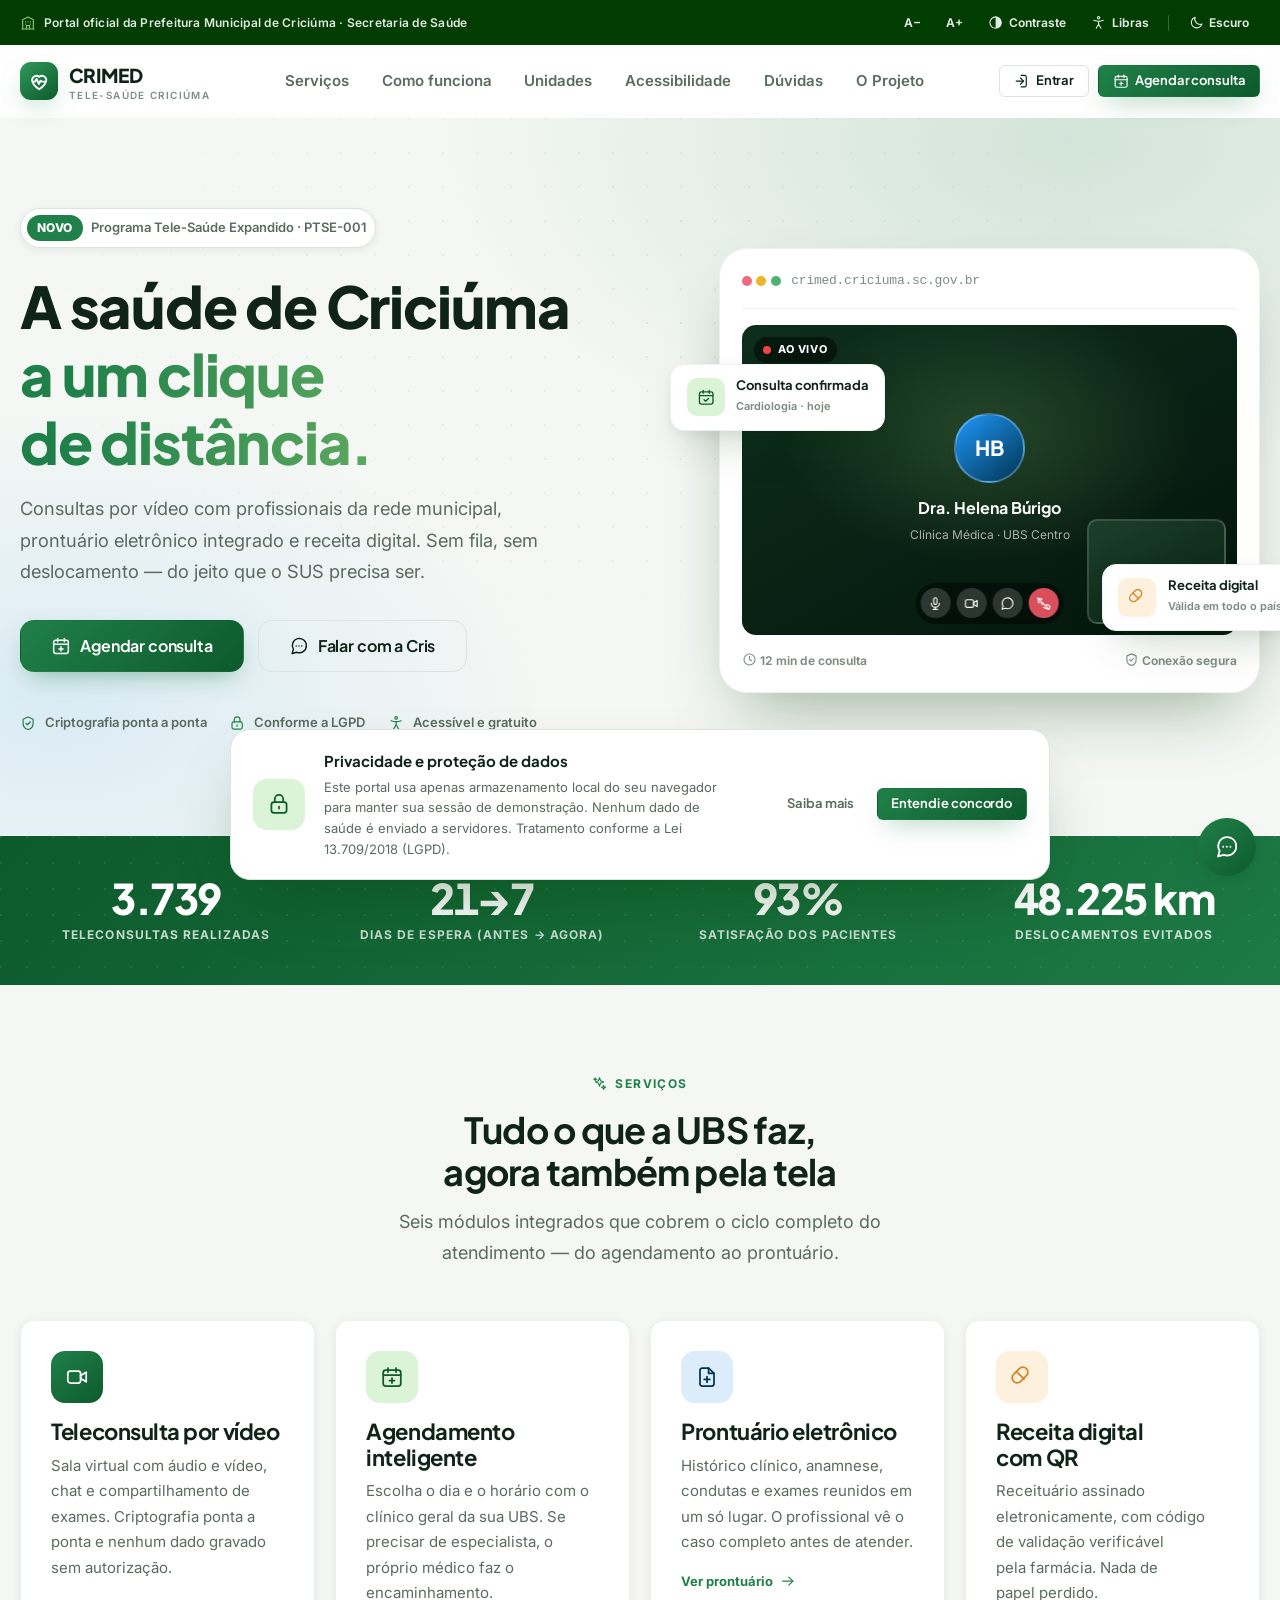
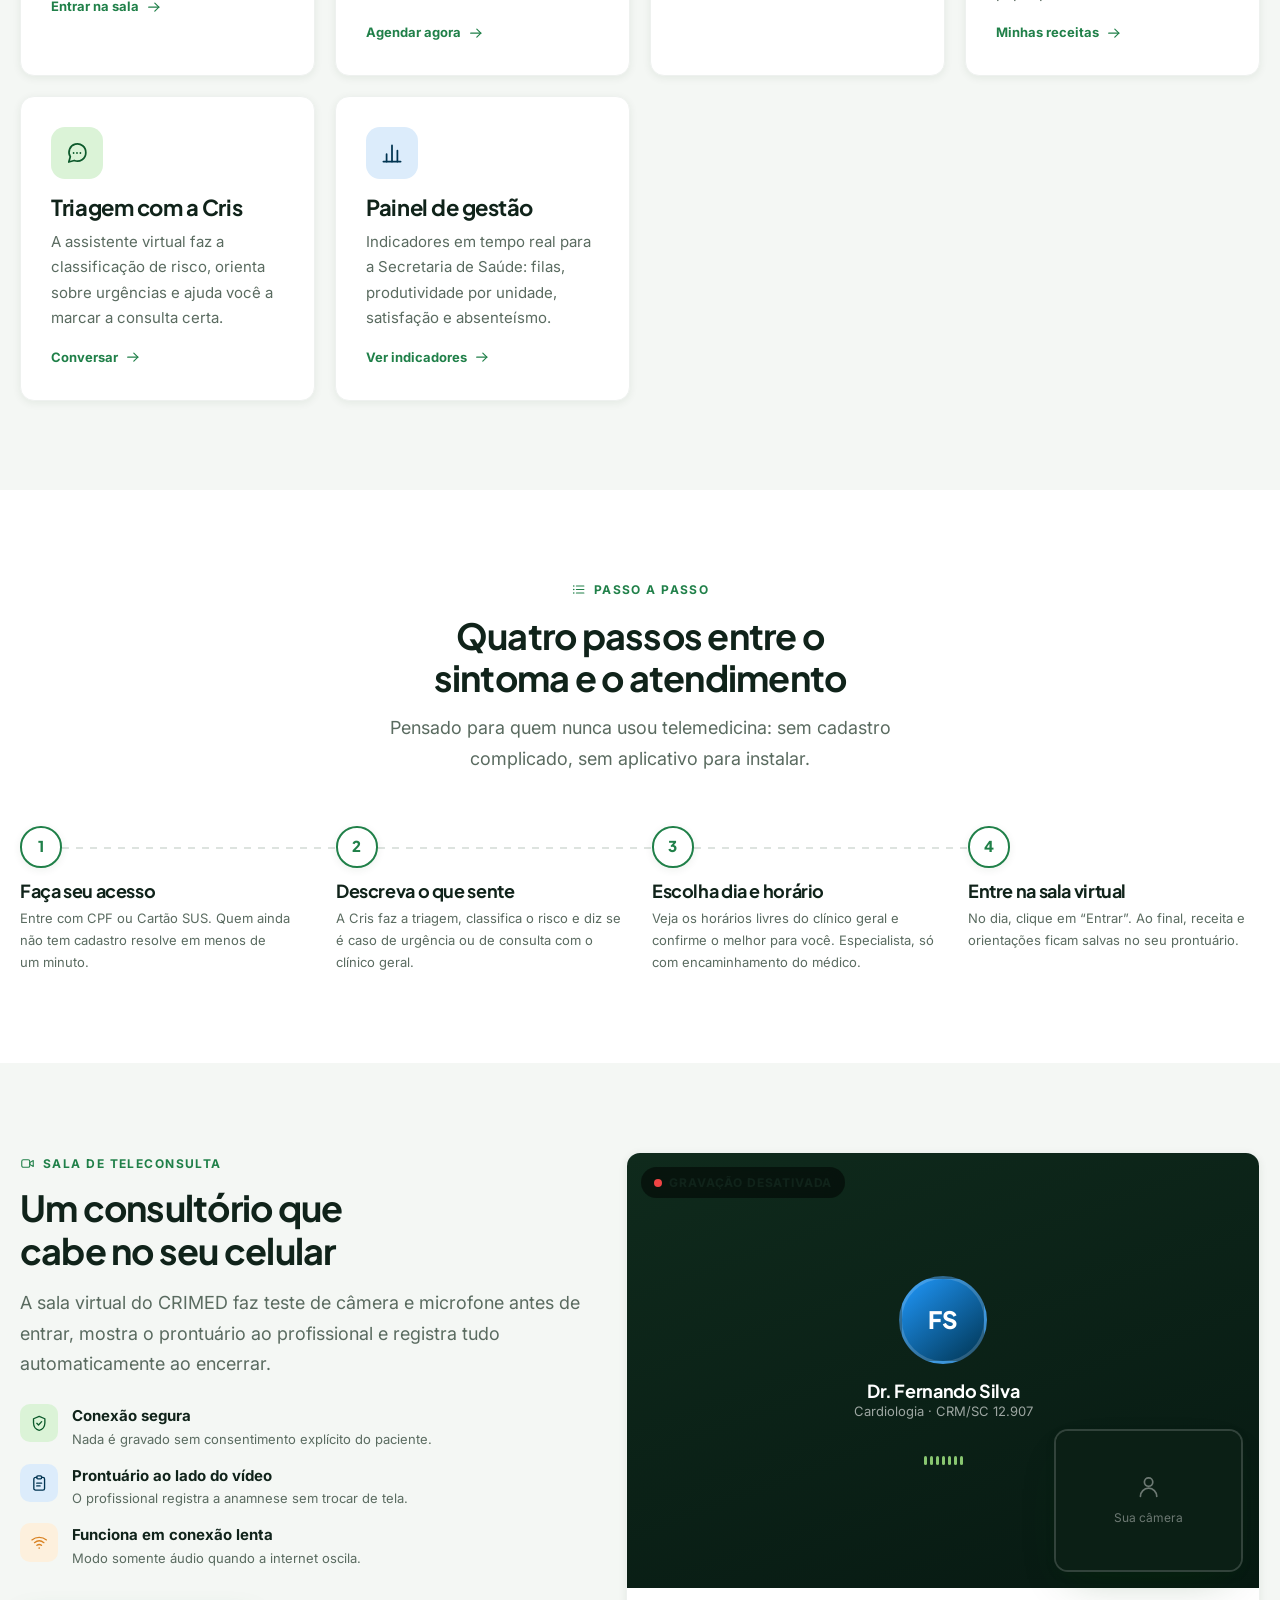
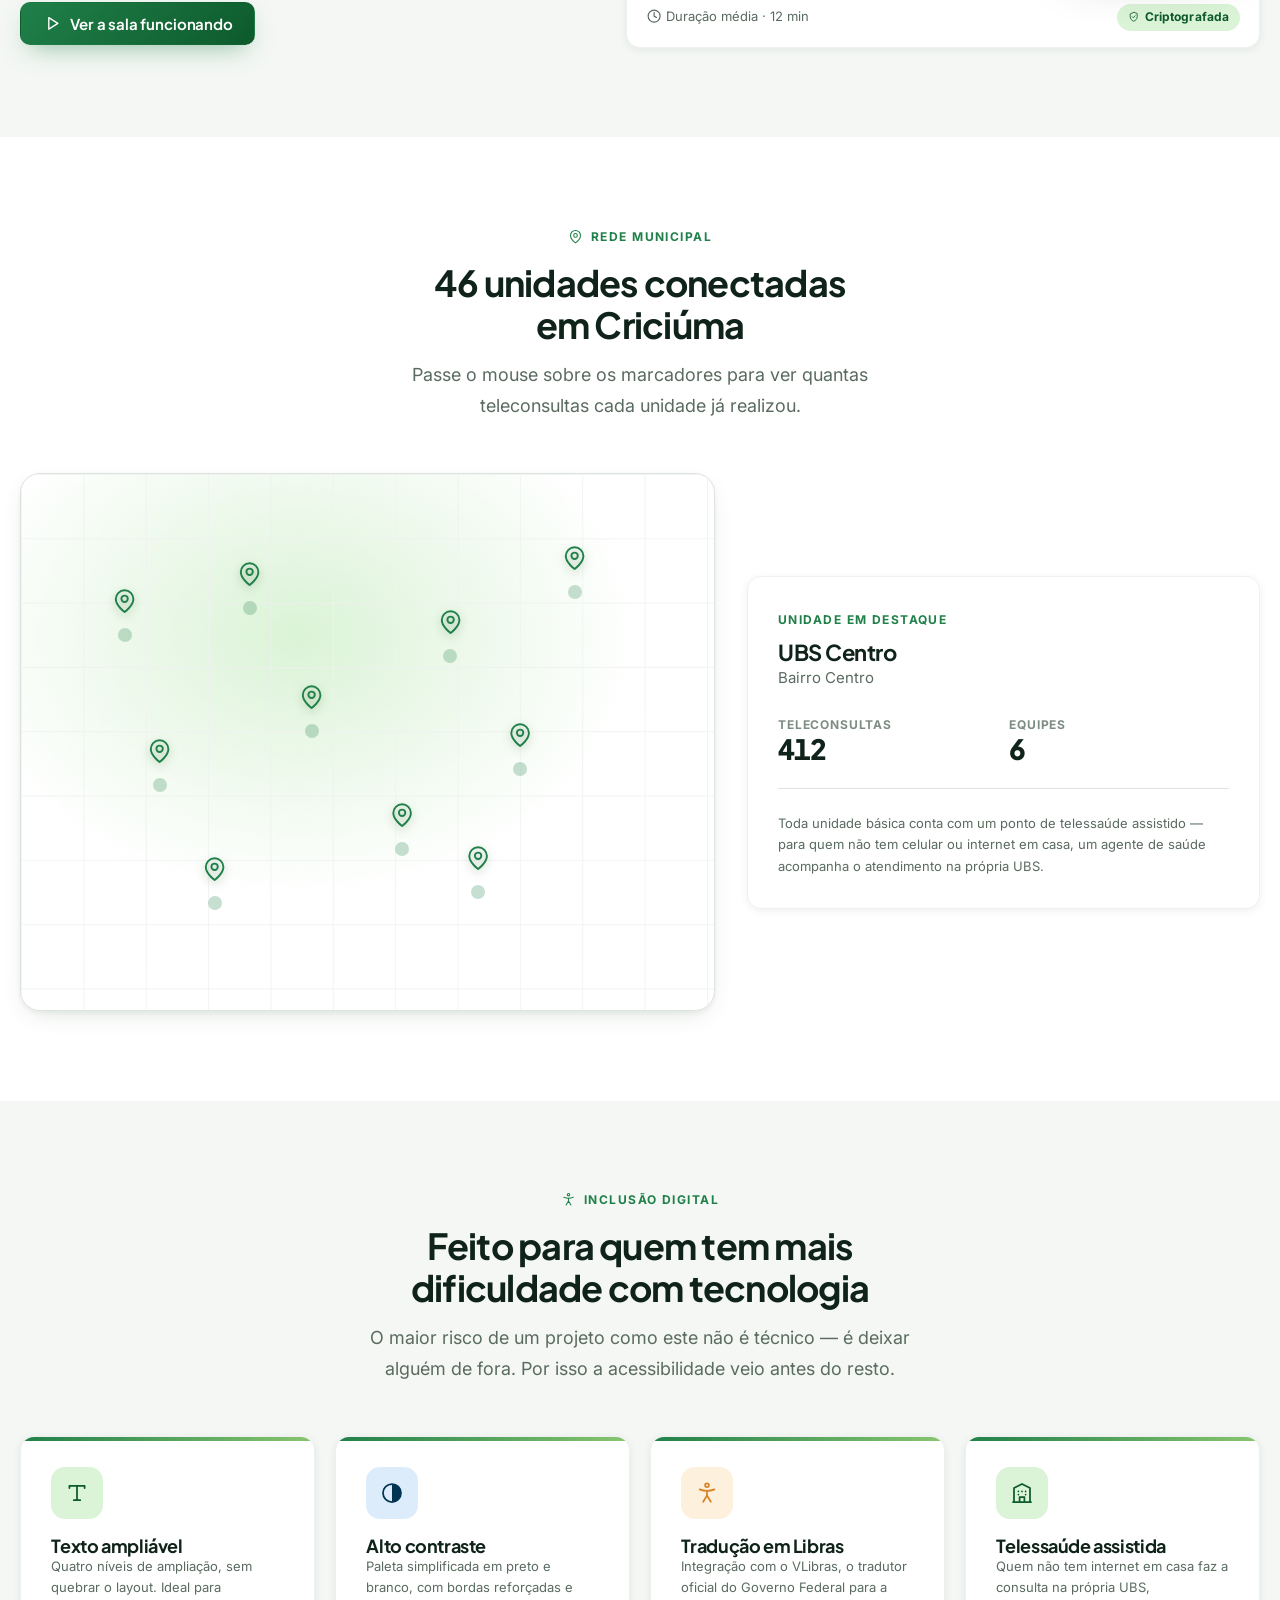
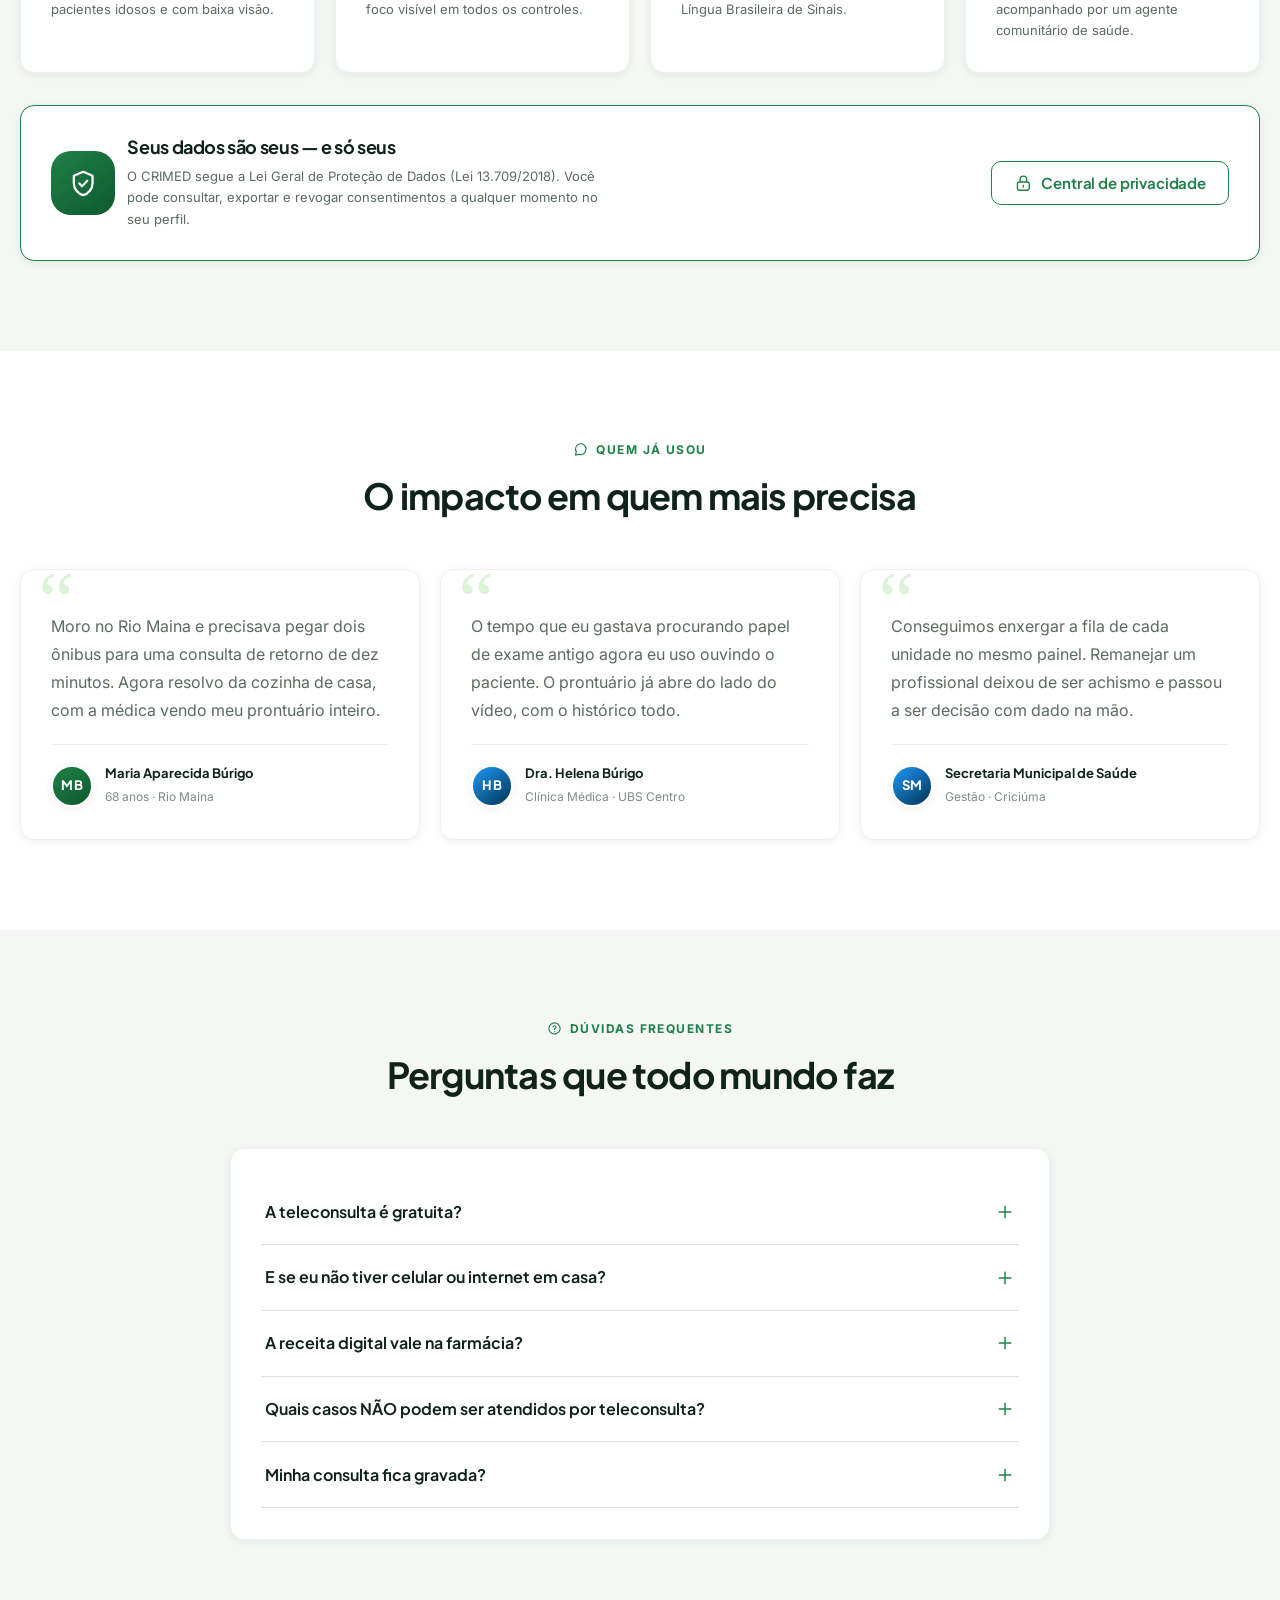
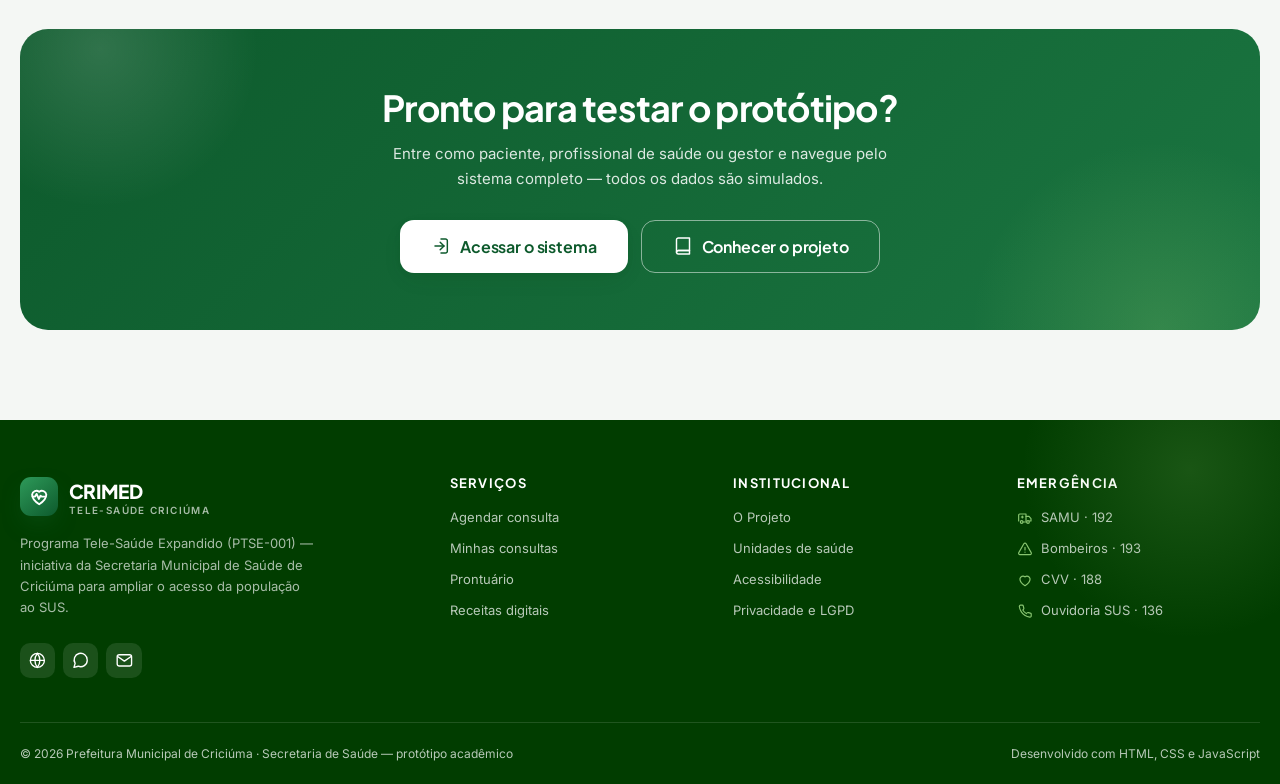
<file: index.html>
<!doctype html>
<html lang="pt-BR">
  <head>
    <meta charset="UTF-8" />
    <meta name="viewport" content="width=device-width, initial-scale=1.0" />
    <meta
      name="description"
      content="CRIMED · Tele-Saúde Criciúma — teleconsultas, prontuário eletrônico e agendamento online na rede municipal de saúde de Criciúma/SC."
    />
    <meta name="theme-color" content="#208049" />
    <title>CRIMED · Tele-Saúde Criciúma</title>

    <meta property="og:type" content="website" />
    <meta property="og:title" content="CRIMED · Tele-Saúde Criciúma" />
    <meta
      property="og:description"
      content="Teleconsultas, prontuário eletrônico e receita digital na rede municipal de saúde de Criciúma/SC."
    />
    <meta property="og:image" content="assets/img/criciuma.jpg" />
    <meta property="og:locale" content="pt_BR" />

    <link rel="manifest" href="manifest.json" />
    <link rel="icon" href="assets/img/favicon.svg" type="image/svg+xml" />
    <link rel="preconnect" href="https://fonts.googleapis.com" />
    <link rel="preconnect" href="https://fonts.gstatic.com" crossorigin />
    <link
      href="https://fonts.googleapis.com/css2?family=Inter:wght@400;500;600;700&family=Plus+Jakarta+Sans:wght@600;700;800&display=swap"
      rel="stylesheet"
    />
    <link rel="stylesheet" href="assets/css/base.css" />
    <link rel="stylesheet" href="assets/css/components.css" />
    <link rel="stylesheet" href="assets/css/layout.css" />
    <link rel="stylesheet" href="assets/css/pages.css" />
  </head>

  <body data-page="index">
    <a class="skip-link" href="#conteudo">Pular para o conteúdo principal</a>
    <div id="scroll-progress"></div>

    <!-- ===================================================== BARRA GOVERNO -->
    <div class="a11y-bar">
      <div class="a11y-inner">
        <span class="a11y-gov">
          <i data-ico="building"></i>
          Portal oficial da Prefeitura Municipal de Criciúma · Secretaria de
          Saúde
        </span>
        <div class="a11y-tools">
          <button class="a11y-btn" data-a11y="fonte-menos" data-tip="Diminuir texto">
            A&minus;
          </button>
          <button class="a11y-btn" data-a11y="fonte-mais" data-tip="Aumentar texto">
            A+
          </button>
          <button class="a11y-btn" data-a11y="contraste">
            <i data-ico="contrast"></i> Contraste
          </button>
          <button class="a11y-btn" data-a11y="libras">
            <i data-ico="accessibility"></i> Libras
          </button>
          <span class="a11y-sep"></span>
          <button class="a11y-btn" data-a11y="tema">
            <i data-ico="moon"></i>
            <span class="a11y-tema-label">Escuro</span>
          </button>
        </div>
      </div>
    </div>

    <!-- ============================================================ NAVBAR -->
    <header class="navbar">
      <div class="navbar-inner">
        <a class="brand" href="index.html">
          <span class="brand-mark"><i data-ico="logo"></i></span>
          <span class="brand-text">CRIMED<small>Tele-Saúde Criciúma</small></span>
        </a>

        <nav class="nav-links" aria-label="Navegação principal">
          <a href="#servicos">Serviços</a>
          <a href="#como-funciona">Como funciona</a>
          <a href="#unidades">Unidades</a>
          <a href="#acessibilidade">Acessibilidade</a>
          <a href="#duvidas">Dúvidas</a>
          <a href="sobre.html">O Projeto</a>
        </nav>

        <div class="nav-actions">
          <a href="acesso.html" class="btn btn-outline btn-sm nav-desktop-only">
            <i data-ico="log-in"></i> Entrar
          </a>
          <a href="acesso.html?destino=agendar.html" class="btn btn-primary btn-sm">
            <i data-ico="calendar-plus"></i> Agendar consulta
          </a>
          <button class="nav-toggle" aria-label="Abrir menu" aria-expanded="false">
            <i data-ico="menu"></i>
          </button>
        </div>
      </div>
    </header>

    <main id="conteudo">
      <!-- ============================================================ HERO -->
      <section class="hero">
        <div class="wrap hero-grid">
          <div class="hero-text">
            <span class="hero-badge">
              <b>NOVO</b> Programa Tele-Saúde Expandido · PTSE-001
            </span>

            <h1>
              <span class="line"><span>A saúde de Criciúma</span></span>
              <span class="line"
                ><span class="gradient-text">a um clique de distância.</span></span
              >
            </h1>

            <p class="hero-lead">
              Consultas por vídeo com profissionais da rede municipal,
              prontuário eletrônico integrado e receita digital. Sem fila, sem
              deslocamento — do jeito que o SUS precisa ser.
            </p>

            <div class="hero-cta">
              <a href="acesso.html?destino=agendar.html" class="btn btn-primary btn-lg pulse">
                <i data-ico="calendar-plus"></i> Agendar consulta
              </a>
              <button class="btn btn-outline btn-lg" data-act="abrir-cris">
                <i data-ico="message-dots"></i> Falar com a Cris
              </button>
            </div>

            <div class="hero-trust">
              <span class="hero-trust-item">
                <i data-ico="shield"></i> Criptografia ponta a ponta
              </span>
              <span class="hero-trust-item">
                <i data-ico="lock"></i> Conforme a LGPD
              </span>
              <span class="hero-trust-item">
                <i data-ico="accessibility"></i> Acessível e gratuito
              </span>
            </div>
          </div>

          <!-- painel ilustrativo -->
          <div class="hero-visual">
            <div class="hero-panel">
              <div class="hero-panel-top">
                <span class="hero-panel-dots"><i></i><i></i><i></i></span>
                <span class="small mute-2 mono">crimed.criciuma.sc.gov.br</span>
              </div>

              <div class="hero-call">
                <span class="hero-call-live">
                  <span class="dot dot-live"></span> Ao vivo
                </span>
                <div class="hero-call-doc">
                  <div class="avatar avatar-doc">HB</div>
                  <strong>Dra. Helena Búrigo</strong>
                  <span>Clínica Médica · UBS Centro</span>
                </div>
                <div class="hero-call-self">Você</div>
                <div class="hero-call-bar">
                  <span><i data-ico="mic"></i></span>
                  <span><i data-ico="video"></i></span>
                  <span><i data-ico="message"></i></span>
                  <span><i data-ico="phone-off"></i></span>
                </div>
              </div>

              <div class="hero-panel-meta">
                <span><i data-ico="clock"></i> 12 min de consulta</span>
                <span><i data-ico="shield"></i> Conexão segura</span>
              </div>
            </div>

            <div class="float-card float-card-1">
              <div class="icon-bubble icon-bubble-sm bub-brand">
                <i data-ico="calendar-check"></i>
              </div>
              <div>
                <strong>Consulta confirmada</strong>
                <span>Cardiologia · hoje</span>
              </div>
            </div>

            <div class="float-card float-card-2">
              <div class="icon-bubble icon-bubble-sm bub-warn">
                <i data-ico="pill"></i>
              </div>
              <div>
                <strong>Receita digital</strong>
                <span>Válida em todo o país</span>
              </div>
            </div>
          </div>
        </div>
      </section>

      <!-- =========================================================== NÚMEROS -->
      <section class="stats-strip reveal">
        <div class="wrap stats-grid">
          <div class="stat">
            <div class="stat-value" data-count="3741">0</div>
            <div class="stat-label">Teleconsultas realizadas</div>
          </div>
          <div class="stat">
            <div class="stat-value">
              <span data-count="21">0</span>&rarr;<span data-count="7">0</span>
            </div>
            <div class="stat-label">Dias de espera (antes → agora)</div>
          </div>
          <div class="stat">
            <div class="stat-value" data-count="93" data-suffix="%">0</div>
            <div class="stat-label">Satisfação dos pacientes</div>
          </div>
          <div class="stat">
            <div class="stat-value" data-count="48250" data-suffix=" km">0</div>
            <div class="stat-label">Deslocamentos evitados</div>
          </div>
        </div>
      </section>

      <!-- ========================================================= SERVIÇOS -->
      <section class="section" id="servicos">
        <div class="wrap">
          <div class="section-head reveal">
            <span class="eyebrow"><i data-ico="sparkles"></i> Serviços</span>
            <h2>Tudo o que a UBS faz, agora também pela tela</h2>
            <p>
              Seis módulos integrados que cobrem o ciclo completo do
              atendimento — do agendamento ao prontuário.
            </p>
          </div>

          <div class="auto-grid" style="--min: 290px">
            <article class="card card-pad-lg svc-card hover-lift reveal" style="--delay: 0ms">
              <div class="icon-bubble bub-solid"><i data-ico="video"></i></div>
              <h3>Teleconsulta por vídeo</h3>
              <p>
                Sala virtual com áudio e vídeo, chat e compartilhamento de
                exames. Criptografia ponta a ponta e nenhum dado gravado sem
                autorização.
              </p>
              <a class="svc-link" href="acesso.html">
                Entrar na sala <i data-ico="arrow-right"></i>
              </a>
            </article>

            <article class="card card-pad-lg svc-card hover-lift reveal" style="--delay: 80ms">
              <div class="icon-bubble bub-brand"><i data-ico="calendar-plus"></i></div>
              <h3>Agendamento inteligente</h3>
              <p>
                Escolha o dia e o horário com o clínico geral da sua UBS. Se
                precisar de especialista, o próprio médico faz o encaminhamento.
              </p>
              <a class="svc-link" href="acesso.html">
                Agendar agora <i data-ico="arrow-right"></i>
              </a>
            </article>

            <article class="card card-pad-lg svc-card hover-lift reveal" style="--delay: 160ms">
              <div class="icon-bubble bub-accent"><i data-ico="file-medical"></i></div>
              <h3>Prontuário eletrônico</h3>
              <p>
                Histórico clínico, anamnese, condutas e exames reunidos em um
                só lugar. O profissional vê o caso completo antes de atender.
              </p>
              <a class="svc-link" href="acesso.html">
                Ver prontuário <i data-ico="arrow-right"></i>
              </a>
            </article>

            <article class="card card-pad-lg svc-card hover-lift reveal" style="--delay: 0ms">
              <div class="icon-bubble bub-warn"><i data-ico="pill"></i></div>
              <h3>Receita digital com QR</h3>
              <p>
                Receituário assinado eletronicamente, com código de validação
                verificável pela farmácia. Nada de papel perdido.
              </p>
              <a class="svc-link" href="acesso.html">
                Minhas receitas <i data-ico="arrow-right"></i>
              </a>
            </article>

            <article class="card card-pad-lg svc-card hover-lift reveal" style="--delay: 80ms">
              <div class="icon-bubble bub-brand"><i data-ico="message-dots"></i></div>
              <h3>Triagem com a Cris</h3>
              <p>
                A assistente virtual faz a classificação de risco, orienta
                sobre urgências e ajuda você a marcar a consulta certa.
              </p>
              <button class="svc-link" data-act="abrir-cris">
                Conversar <i data-ico="arrow-right"></i>
              </button>
            </article>

            <article class="card card-pad-lg svc-card hover-lift reveal" style="--delay: 160ms">
              <div class="icon-bubble bub-accent"><i data-ico="bar-chart"></i></div>
              <h3>Painel de gestão</h3>
              <p>
                Indicadores em tempo real para a Secretaria de Saúde: filas,
                produtividade por unidade, satisfação e absenteísmo.
              </p>
              <a class="svc-link" href="acesso.html">
                Ver indicadores <i data-ico="arrow-right"></i>
              </a>
            </article>
          </div>
        </div>
      </section>

      <!-- ==================================================== COMO FUNCIONA -->
      <section class="section section-alt" id="como-funciona">
        <div class="wrap">
          <div class="section-head reveal">
            <span class="eyebrow"><i data-ico="list"></i> Passo a passo</span>
            <h2>Quatro passos entre o sintoma e o atendimento</h2>
            <p>
              Pensado para quem nunca usou telemedicina: sem cadastro
              complicado, sem aplicativo para instalar.
            </p>
          </div>

          <div class="steps reveal">
            <div class="step">
              <h4>Faça seu acesso</h4>
              <p>
                Entre com CPF ou Cartão SUS. Quem ainda não tem cadastro
                resolve em menos de um minuto.
              </p>
            </div>
            <div class="step">
              <h4>Descreva o que sente</h4>
              <p>
                A Cris faz a triagem, classifica o risco e diz se é caso de
                urgência ou de consulta com o clínico geral.
              </p>
            </div>
            <div class="step">
              <h4>Escolha dia e horário</h4>
              <p>
                Veja os horários livres do clínico geral e confirme o melhor
                para você. Especialista, só com encaminhamento do médico.
              </p>
            </div>
            <div class="step">
              <h4>Entre na sala virtual</h4>
              <p>
                No dia, clique em “Entrar”. Ao final, receita e orientações
                ficam salvas no seu prontuário.
              </p>
            </div>
          </div>
        </div>
      </section>

      <!-- ================================================== DESTAQUE DA SALA -->
      <section class="section">
        <div class="wrap">
          <div class="map-wrap map-wrap-tele">
            <div class="reveal reveal-left">
              <span class="eyebrow"><i data-ico="video"></i> Sala de teleconsulta</span>
              <h2 class="mt-1">Um consultório que cabe no seu celular</h2>
              <p class="lead mt-2">
                A sala virtual do CRIMED faz teste de câmera e microfone antes
                de entrar, mostra o prontuário ao profissional e registra tudo
                automaticamente ao encerrar.
              </p>

              <div class="stack mt-3" style="--gap: 0.85rem">
                <div class="row" style="align-items: flex-start">
                  <div class="icon-bubble icon-bubble-sm bub-brand">
                    <i data-ico="shield"></i>
                  </div>
                  <div>
                    <strong>Conexão segura</strong>
                    <p class="small muted">
                      Nada é gravado sem consentimento explícito do paciente.
                    </p>
                  </div>
                </div>
                <div class="row" style="align-items: flex-start">
                  <div class="icon-bubble icon-bubble-sm bub-accent">
                    <i data-ico="clipboard"></i>
                  </div>
                  <div>
                    <strong>Prontuário ao lado do vídeo</strong>
                    <p class="small muted">
                      O profissional registra a anamnese sem trocar de tela.
                    </p>
                  </div>
                </div>
                <div class="row" style="align-items: flex-start">
                  <div class="icon-bubble icon-bubble-sm bub-warn">
                    <i data-ico="wifi"></i>
                  </div>
                  <div>
                    <strong>Funciona em conexão lenta</strong>
                    <p class="small muted">
                      Modo somente áudio quando a internet oscila.
                    </p>
                  </div>
                </div>
              </div>

              <a href="acesso.html" class="btn btn-primary mt-4">
                <i data-ico="play"></i> Ver a sala funcionando
              </a>
            </div>

            <div class="reveal reveal-right">
              <div class="card card-flush" style="overflow: hidden">
                <div
                  style="
                    background: linear-gradient(160deg, #0f2a1c, #071912);
                    padding: 1.5rem;
                    aspect-ratio: 16 / 11;
                    position: relative;
                    display: grid;
                    place-items: center;
                  "
                >
                  <span class="call-badge-live" style="top: 0.9rem; left: 0.9rem">
                    <span class="dot dot-live"></span> Gravação desativada
                  </span>
                  <div style="text-align: center; color: #fff">
                    <div class="call-remote-avatar" style="width: 5.5rem; height: 5.5rem; font-size: 1.5rem">
                      FS
                    </div>
                    <h4 style="color: #fff">Dr. Fernando Silva</h4>
                    <p class="small" style="color: rgba(255, 255, 255, 0.6)">
                      Cardiologia · CRM/SC 12.907
                    </p>
                    <div class="call-wave">
                      <i></i><i></i><i></i><i></i><i></i><i></i><i></i>
                    </div>
                  </div>
                  <div class="call-self" style="width: 30%">
                    <div class="call-self-off">
                      <i data-ico="user"></i>
                      <span>Sua câmera</span>
                    </div>
                  </div>
                </div>
                <div style="padding: 1rem 1.2rem" class="row-between">
                  <span class="small muted">
                    <i data-ico="clock"></i> Duração média · 12 min
                  </span>
                  <span class="badge badge-ok">
                    <i data-ico="shield"></i> Criptografada
                  </span>
                </div>
              </div>
            </div>
          </div>
        </div>
      </section>

      <!-- ========================================================= UNIDADES -->
      <section class="section section-alt" id="unidades">
        <div class="wrap">
          <div class="section-head reveal">
            <span class="eyebrow"><i data-ico="map-pin"></i> Rede municipal</span>
            <h2>46 unidades conectadas em Criciúma</h2>
            <p>
              Passe o mouse sobre os marcadores para ver quantas teleconsultas
              cada unidade já realizou.
            </p>
          </div>

          <div class="map-wrap reveal">
            <div class="map-canvas" id="mapa-ubs"></div>

            <div>
              <div class="card card-pad-lg" id="ubs-detalhe">
                <span class="eyebrow">Unidade em destaque</span>
                <h3 class="mt-1" id="ubs-nome">UBS Centro</h3>
                <p class="muted" id="ubs-bairro">Bairro Centro</p>

                <div class="auto-grid mt-3" style="--min: 120px; --gap: 0.75rem">
                  <div>
                    <div class="kpi-label">Teleconsultas</div>
                    <div class="kpi-value" style="font-size: var(--t-2xl)" id="ubs-tele">412</div>
                  </div>
                  <div>
                    <div class="kpi-label">Equipes</div>
                    <div class="kpi-value" style="font-size: var(--t-2xl)" id="ubs-equipes">6</div>
                  </div>
                </div>

                <hr class="divider" />
                <p class="small muted">
                  Toda unidade básica conta com um ponto de telessaúde assistido
                  — para quem não tem celular ou internet em casa, um agente de
                  saúde acompanha o atendimento na própria UBS.
                </p>
              </div>
            </div>
          </div>
        </div>
      </section>

      <!-- ==================================================== ACESSIBILIDADE -->
      <section class="section" id="acessibilidade">
        <div class="wrap">
          <div class="section-head reveal">
            <span class="eyebrow"><i data-ico="accessibility"></i> Inclusão digital</span>
            <h2>Feito para quem tem mais dificuldade com tecnologia</h2>
            <p>
              O maior risco de um projeto como este não é técnico — é deixar
              alguém de fora. Por isso a acessibilidade veio antes do resto.
            </p>
          </div>

          <div class="auto-grid" style="--min: 250px">
            <div class="card card-pad-lg card-accent hover-lift reveal">
              <div class="icon-bubble bub-brand"><i data-ico="type"></i></div>
              <h4 class="mt-2">Texto ampliável</h4>
              <p class="small muted">
                Quatro níveis de ampliação, sem quebrar o layout. Ideal para
                pacientes idosos e com baixa visão.
              </p>
            </div>
            <div class="card card-pad-lg card-accent hover-lift reveal" style="--delay: 80ms">
              <div class="icon-bubble bub-accent"><i data-ico="contrast"></i></div>
              <h4 class="mt-2">Alto contraste</h4>
              <p class="small muted">
                Paleta simplificada em preto e branco, com bordas reforçadas e
                foco visível em todos os controles.
              </p>
            </div>
            <div class="card card-pad-lg card-accent hover-lift reveal" style="--delay: 160ms">
              <div class="icon-bubble bub-warn"><i data-ico="accessibility"></i></div>
              <h4 class="mt-2">Tradução em Libras</h4>
              <p class="small muted">
                Integração com o VLibras, o tradutor oficial do Governo Federal
                para a Língua Brasileira de Sinais.
              </p>
            </div>
            <div class="card card-pad-lg card-accent hover-lift reveal" style="--delay: 240ms">
              <div class="icon-bubble bub-brand"><i data-ico="building"></i></div>
              <h4 class="mt-2">Telessaúde assistida</h4>
              <p class="small muted">
                Quem não tem internet em casa faz a consulta na própria UBS,
                acompanhado por um agente comunitário de saúde.
              </p>
            </div>
          </div>

          <div class="card card-pad-lg mt-4 reveal" style="border-color: var(--brand)">
            <div class="row-between">
              <div class="row" style="flex: 1; min-width: 260px">
                <div class="icon-bubble icon-bubble-lg bub-solid">
                  <i data-ico="shield"></i>
                </div>
                <div>
                  <h4>Seus dados são seus — e só seus</h4>
                  <p class="small muted mt-1" style="max-width: 62ch">
                    O CRIMED segue a Lei Geral de Proteção de Dados (Lei
                    13.709/2018). Você pode consultar, exportar e revogar
                    consentimentos a qualquer momento no seu perfil.
                  </p>
                </div>
              </div>
              <a href="perfil.html" class="btn btn-brand-outline">
                <i data-ico="lock"></i> Central de privacidade
              </a>
            </div>
          </div>
        </div>
      </section>

      <!-- ====================================================== DEPOIMENTOS -->
      <section class="section section-alt">
        <div class="wrap">
          <div class="section-head reveal">
            <span class="eyebrow"><i data-ico="message"></i> Quem já usou</span>
            <h2>O impacto em quem mais precisa</h2>
          </div>

          <div class="auto-grid" style="--min: 290px">
            <article class="card card-pad-lg quote-card hover-lift reveal">
              <p>
                Moro no Rio Maina e precisava pegar dois ônibus para uma
                consulta de retorno de dez minutos. Agora resolvo da cozinha de
                casa, com a médica vendo meu prontuário inteiro.
              </p>
              <div class="quote-author">
                <div class="avatar">MB</div>
                <div>
                  <strong>Maria Aparecida Búrigo</strong>
                  <span>68 anos · Rio Maina</span>
                </div>
              </div>
            </article>

            <article class="card card-pad-lg quote-card hover-lift reveal" style="--delay: 90ms">
              <p>
                O tempo que eu gastava procurando papel de exame antigo agora
                eu uso ouvindo o paciente. O prontuário já abre do lado do
                vídeo, com o histórico todo.
              </p>
              <div class="quote-author">
                <div class="avatar avatar-doc">HB</div>
                <div>
                  <strong>Dra. Helena Búrigo</strong>
                  <span>Clínica Médica · UBS Centro</span>
                </div>
              </div>
            </article>

            <article class="card card-pad-lg quote-card hover-lift reveal" style="--delay: 180ms">
              <p>
                Conseguimos enxergar a fila de cada unidade no mesmo painel.
                Remanejar um profissional deixou de ser achismo e passou a ser
                decisão com dado na mão.
              </p>
              <div class="quote-author">
                <div class="avatar" style="background: linear-gradient(140deg, #2098fb, #003451)">
                  SM
                </div>
                <div>
                  <strong>Secretaria Municipal de Saúde</strong>
                  <span>Gestão · Criciúma</span>
                </div>
              </div>
            </article>
          </div>
        </div>
      </section>

      <!-- ============================================================ FAQ -->
      <section class="section" id="duvidas">
        <div class="wrap" style="max-width: 820px">
          <div class="section-head reveal">
            <span class="eyebrow"><i data-ico="help-circle"></i> Dúvidas frequentes</span>
            <h2>Perguntas que todo mundo faz</h2>
          </div>

          <div class="card card-pad-lg reveal" data-accordion-single>
            <div class="accordion-item">
              <button class="accordion-trigger" aria-expanded="false">
                A teleconsulta é gratuita?
                <i data-ico="plus"></i>
              </button>
              <div class="accordion-panel">
                <div>
                  Sim. O CRIMED é um serviço da rede pública municipal de
                  Criciúma. Qualquer pessoa com Cartão SUS vinculado a uma UBS
                  do município pode usar, sem nenhum custo.
                </div>
              </div>
            </div>

            <div class="accordion-item">
              <button class="accordion-trigger" aria-expanded="false">
                E se eu não tiver celular ou internet em casa?
                <i data-ico="plus"></i>
              </button>
              <div class="accordion-panel">
                <div>
                  Todas as 46 UBS têm um ponto de telessaúde assistida. Você vai
                  até a unidade mais próxima e faz a consulta com o especialista
                  de lá mesmo, acompanhado por um agente comunitário — sem
                  precisar viajar até o centro.
                </div>
              </div>
            </div>

            <div class="accordion-item">
              <button class="accordion-trigger" aria-expanded="false">
                A receita digital vale na farmácia?
                <i data-ico="plus"></i>
              </button>
              <div class="accordion-panel">
                <div>
                  Sim. Cada receita recebe um código de validação e um QR Code
                  que a farmácia consulta para confirmar autenticidade,
                  profissional responsável e validade — o mesmo modelo da
                  prescrição eletrônica nacional.
                </div>
              </div>
            </div>

            <div class="accordion-item">
              <button class="accordion-trigger" aria-expanded="false">
                Quais casos NÃO podem ser atendidos por teleconsulta?
                <i data-ico="plus"></i>
              </button>
              <div class="accordion-panel">
                <div>
                  Emergências e casos que exijam exame físico ou procedimento
                  presencial. Se houver dor no peito, falta de ar, sangramento
                  intenso, desmaio ou sinais de AVC, ligue
                  <strong>192 (SAMU)</strong> imediatamente. A triagem da Cris
                  identifica esses casos e orienta a buscar a emergência.
                </div>
              </div>
            </div>

            <div class="accordion-item">
              <button class="accordion-trigger" aria-expanded="false">
                Minha consulta fica gravada?
                <i data-ico="plus"></i>
              </button>
              <div class="accordion-panel">
                <div>
                  Não. Nenhuma teleconsulta é gravada sem consentimento
                  explícito e registrado. O que fica salvo é apenas o registro
                  clínico escrito pelo profissional, protegido pelo sigilo
                  médico e pela LGPD.
                </div>
              </div>
            </div>
          </div>
        </div>
      </section>

      <!-- ============================================================= CTA -->
      <section class="section" style="padding-top: 0">
        <div class="wrap">
          <div class="cta-band reveal reveal-zoom">
            <h2>Pronto para testar o protótipo?</h2>
            <p>
              Entre como paciente, profissional de saúde ou gestor e navegue
              pelo sistema completo — todos os dados são simulados.
            </p>
            <div class="cta-actions">
              <a href="acesso.html" class="btn btn-white btn-lg">
                <i data-ico="log-in"></i> Acessar o sistema
              </a>
              <a href="sobre.html" class="btn btn-lg btn-outline" style="color: #fff; border-color: rgba(255, 255, 255, 0.5)">
                <i data-ico="book"></i> Conhecer o projeto
              </a>
            </div>
          </div>
        </div>
      </section>
    </main>

    <!-- ============================================================ RODAPÉ -->
    <footer class="footer">
      <div class="wrap">
        <div class="footer-grid">
          <div>
            <a class="brand brand-light" href="index.html">
              <span class="brand-mark"><i data-ico="logo"></i></span>
              <span class="brand-text">CRIMED<small>Tele-Saúde Criciúma</small></span>
            </a>
            <p class="small mt-2" style="max-width: 38ch; color: rgba(255, 255, 255, 0.66)">
              Programa Tele-Saúde Expandido (PTSE-001) — iniciativa da
              Secretaria Municipal de Saúde de Criciúma para ampliar o acesso
              da população ao SUS.
            </p>
            <div class="social mt-3">
              <a href="#" aria-label="Instagram"><i data-ico="globe"></i></a>
              <a href="#" aria-label="WhatsApp"><i data-ico="message"></i></a>
              <a href="#" aria-label="E-mail"><i data-ico="mail"></i></a>
            </div>
          </div>

          <div>
            <h5>Serviços</h5>
            <ul class="footer-list">
              <li><a href="acesso.html">Agendar consulta</a></li>
              <li><a href="acesso.html">Minhas consultas</a></li>
              <li><a href="acesso.html">Prontuário</a></li>
              <li><a href="acesso.html">Receitas digitais</a></li>
            </ul>
          </div>

          <div>
            <h5>Institucional</h5>
            <ul class="footer-list">
              <li><a href="sobre.html">O Projeto</a></li>
              <li><a href="#unidades">Unidades de saúde</a></li>
              <li><a href="#acessibilidade">Acessibilidade</a></li>
              <li><a href="perfil.html">Privacidade e LGPD</a></li>
            </ul>
          </div>

          <div>
            <h5>Emergência</h5>
            <ul class="footer-list">
              <li><i data-ico="ambulance"></i> SAMU · 192</li>
              <li><i data-ico="alert-triangle"></i> Bombeiros · 193</li>
              <li><i data-ico="heart"></i> CVV · 188</li>
              <li><i data-ico="phone"></i> Ouvidoria SUS · 136</li>
            </ul>
          </div>
        </div>

        <div class="footer-bottom">
          <span>
            © 2026 Prefeitura Municipal de Criciúma · Secretaria de Saúde —
            protótipo acadêmico
          </span>
          <span>Desenvolvido com HTML, CSS e JavaScript</span>
        </div>
      </div>
    </footer>

    <!-- ============================================== ASSISTENTE + LGPD -->
    <div id="cris-root"></div>
    <div id="lgpd-root"></div>
    <div id="toast-container"></div>

    <script src="assets/js/icons.js"></script>
    <script src="assets/js/data.js"></script>
    <script src="assets/js/core.js"></script>
    <script src="assets/js/assistente.js"></script>
    <script src="assets/js/app.js"></script>
  </body>
</html>
</file>
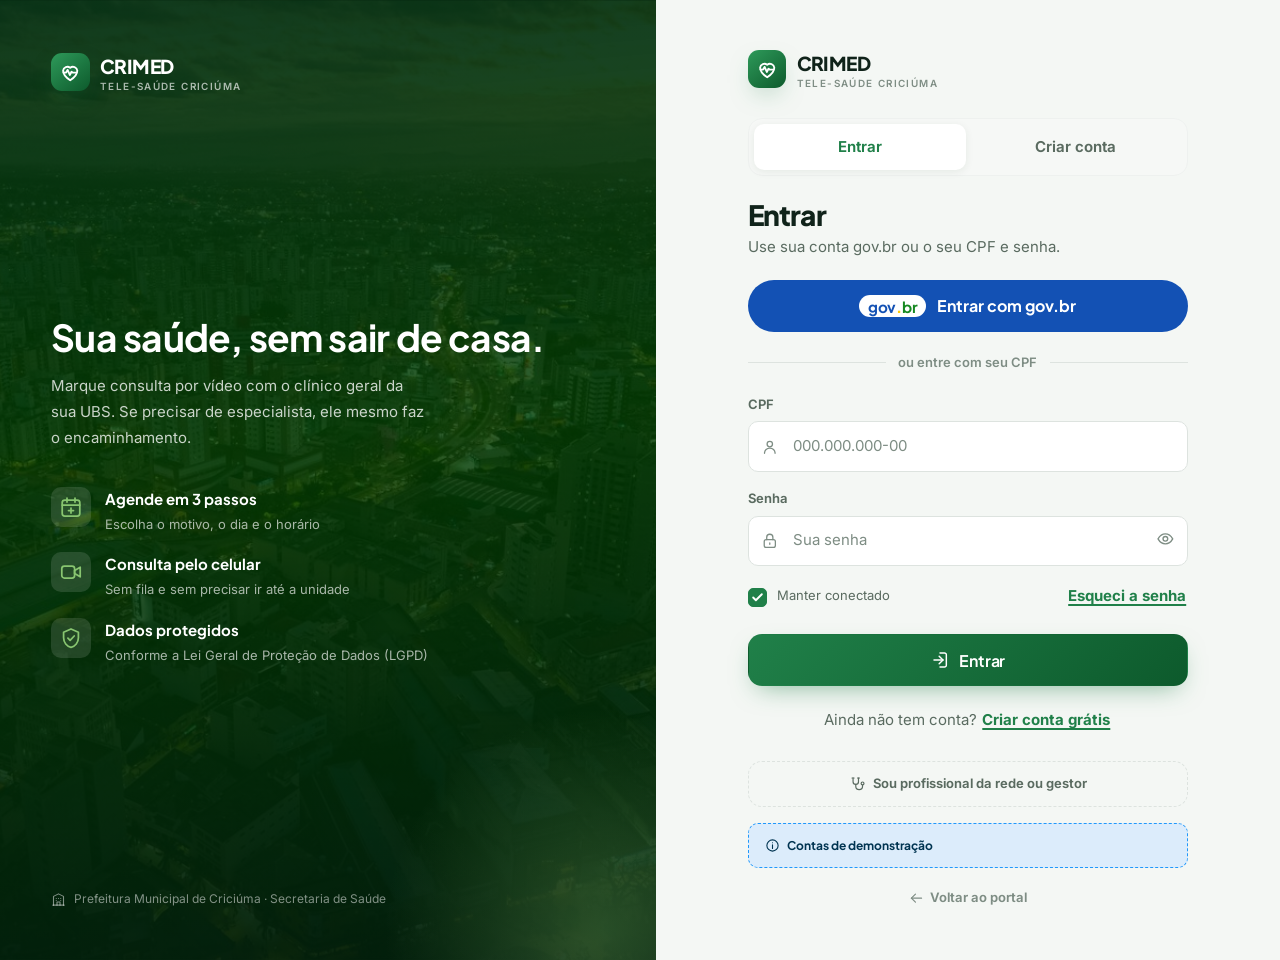
<file: acesso.html>
<!doctype html>
<html lang="pt-BR">
  <head>
    <meta charset="UTF-8" />
    <meta name="viewport" content="width=device-width, initial-scale=1.0, viewport-fit=cover" />
    <meta name="theme-color" content="#208049" />
    <title>Entrar · CRIMED</title>
    <link rel="manifest" href="manifest.json" />
    <link rel="icon" href="assets/img/favicon.svg" type="image/svg+xml" />
    <link rel="preconnect" href="https://fonts.googleapis.com" />
    <link rel="preconnect" href="https://fonts.gstatic.com" crossorigin />
    <link
      href="https://fonts.googleapis.com/css2?family=Inter:wght@400;500;600;700&family=Plus+Jakarta+Sans:wght@600;700;800&display=swap"
      rel="stylesheet"
    />
    <link rel="stylesheet" href="assets/css/base.css" />
    <link rel="stylesheet" href="assets/css/components.css" />
    <link rel="stylesheet" href="assets/css/layout.css" />
    <link rel="stylesheet" href="assets/css/pages.css" />
    <link rel="stylesheet" href="assets/css/paciente.css" />
  </head>

  <body data-page="acesso">
    <div class="auth-page">
      <!-- ========================================================== LATERAL -->
      <aside class="auth-aside">
        <a class="brand brand-light" href="index.html">
          <span class="brand-mark"><i data-ico="logo"></i></span>
          <span class="brand-text">CRIMED<small>Tele-Saúde Criciúma</small></span>
        </a>

        <div>
          <h2>Sua saúde, sem sair de casa.</h2>
          <p>
            Marque consulta por vídeo com o clínico geral da sua UBS. Se
            precisar de especialista, ele mesmo faz o encaminhamento.
          </p>

          <div class="auth-features">
            <div class="auth-feature">
              <div class="icon-bubble"><i data-ico="calendar-plus"></i></div>
              <div>
                <strong>Agende em 3 passos</strong>
                <span>Escolha o motivo, o dia e o horário</span>
              </div>
            </div>
            <div class="auth-feature">
              <div class="icon-bubble"><i data-ico="video"></i></div>
              <div>
                <strong>Consulta pelo celular</strong>
                <span>Sem fila e sem precisar ir até a unidade</span>
              </div>
            </div>
            <div class="auth-feature">
              <div class="icon-bubble"><i data-ico="shield"></i></div>
              <div>
                <strong>Dados protegidos</strong>
                <span>Conforme a Lei Geral de Proteção de Dados (LGPD)</span>
              </div>
            </div>
          </div>
        </div>

        <div class="auth-foot-note">
          <i data-ico="building"></i>
          Prefeitura Municipal de Criciúma · Secretaria de Saúde
        </div>
      </aside>

      <!-- ========================================================= FORMULÁRIOS -->
      <main class="auth-main">
        <div class="auth-box">
          <a class="brand auth-brand" href="index.html">
            <span class="brand-mark"><i data-ico="logo"></i></span>
            <span class="brand-text">CRIMED<small>Tele-Saúde Criciúma</small></span>
          </a>

          <div class="pill-tabs auth-tabs" role="tablist">
            <button class="pill-tab is-active" data-aba="login" role="tab">Entrar</button>
            <button class="pill-tab" data-aba="cadastro" role="tab">Criar conta</button>
          </div>

          <!-- ------------------------------------------------------ LOGIN -->
          <form class="auth-form is-active" id="form-login" novalidate>
            <h1 class="auth-title" id="login-titulo">Entrar</h1>
            <p class="auth-sub" id="login-sub">Use sua conta gov.br ou o seu CPF e senha.</p>

            <button type="button" class="btn-govbr" data-act="govbr">
              <span class="govbr-marca" aria-hidden="true"><b>gov</b><i>.</i><b>br</b></span>
              Entrar com gov.br
            </button>

            <div class="auth-or"><span>ou entre com seu CPF</span></div>

            <div class="field" data-campo="usuario">
              <label for="login-usuario" id="login-usuario-label">CPF</label>
              <div class="input-icon">
                <i data-ico="user"></i>
                <input
                  type="text"
                  id="login-usuario"
                  inputmode="numeric"
                  data-mask="cpf"
                  autocomplete="username"
                  placeholder="000.000.000-00"
                  required
                />
              </div>
              <span class="field-error" role="alert"></span>
            </div>

            <div class="field" data-campo="senha">
              <label for="login-senha">Senha</label>
              <div class="input-icon">
                <i data-ico="lock"></i>
                <input
                  type="password"
                  id="login-senha"
                  autocomplete="current-password"
                  placeholder="Sua senha"
                  required
                />
                <button type="button" class="toggle-pass" aria-label="Mostrar senha">
                  <i data-ico="eye"></i>
                </button>
              </div>
              <span class="field-error" role="alert"></span>
            </div>

            <div class="auth-linha">
              <label class="check">
                <input type="checkbox" checked />
                <span>Manter conectado</span>
              </label>
              <button type="button" class="link-btn" data-open-modal="modal-esqueci">
                Esqueci a senha
              </button>
            </div>

            <button type="submit" class="btn btn-primary btn-block btn-lg">
              <i data-ico="log-in"></i> Entrar
            </button>

            <p class="auth-switch">
              Ainda não tem conta?
              <button type="button" class="link-btn" data-ir="cadastro">Criar conta grátis</button>
            </p>

            <button type="button" class="auth-equipe" id="btn-equipe" aria-pressed="false">
              <i data-ico="stethoscope"></i>
              <span id="btn-equipe-txt">Sou profissional da rede ou gestor</span>
            </button>

            <details class="demo-hint">
              <summary><i data-ico="info"></i> Contas de demonstração</summary>
              <p>Senha de todas: <code>demo1234</code>. Toque para preencher.</p>
              <div class="demo-contas">
                <button type="button" data-demo="072.418.339-61" data-equipe="0">
                  <strong>Paciente</strong><span>CPF 072.418.339-61</span>
                </button>
                <button type="button" data-demo="helena.burigo" data-equipe="1">
                  <strong>Médica (clínica geral)</strong><span>helena.burigo</span>
                </button>
                <button type="button" data-demo="gestao.saude" data-equipe="1">
                  <strong>Gestor</strong><span>gestao.saude</span>
                </button>
              </div>
            </details>

            <p class="auth-voltar">
              <a href="index.html"><i data-ico="arrow-left"></i> Voltar ao portal</a>
            </p>
          </form>

          <!-- --------------------------------------------------- CADASTRO -->
          <form class="auth-form" id="form-cadastro" novalidate>
            <h1 class="auth-title">Criar conta</h1>
            <p class="auth-sub">
              Gratuito, para quem é atendido nas UBS de Criciúma.
            </p>

            <div id="cad-gov-aviso" class="aviso aviso-gov" hidden>
              <i data-ico="check-circle"></i>
              <span>CPF confirmado pelo gov.br. Complete só mais alguns dados.</span>
            </div>

            <button type="button" class="btn-govbr" data-act="govbr" id="cad-govbr">
              <span class="govbr-marca" aria-hidden="true"><b>gov</b><i>.</i><b>br</b></span>
              Cadastrar com gov.br
            </button>

            <div class="auth-or" id="cad-or"><span>ou preencha seus dados</span></div>

            <div class="field" data-campo="nome">
              <label for="c-nome">Nome completo</label>
              <input type="text" id="c-nome" autocomplete="name" placeholder="Como está no documento" required />
              <span class="field-error" role="alert"></span>
            </div>

            <div class="field" data-campo="cpf">
              <label for="c-cpf">CPF</label>
              <input type="text" id="c-cpf" inputmode="numeric" data-mask="cpf" placeholder="000.000.000-00" required />
              <span class="field-ok" hidden><i data-ico="check-circle"></i> CPF válido</span>
              <span class="field-error" role="alert"></span>
            </div>

            <div class="field-row">
              <div class="field" data-campo="nascimento">
                <label for="c-nasc">Data de nascimento</label>
                <input type="date" id="c-nasc" required />
                <span class="field-error" role="alert"></span>
              </div>
              <div class="field" data-campo="telefone">
                <label for="c-tel">Celular (WhatsApp)</label>
                <input type="tel" id="c-tel" inputmode="numeric" data-mask="tel" placeholder="(48) 90000-0000" autocomplete="tel" required />
                <span class="field-error" role="alert"></span>
              </div>
            </div>

            <div class="field" data-campo="email">
              <label for="c-email">E-mail <span class="opcional">(opcional)</span></label>
              <input type="email" id="c-email" autocomplete="email" placeholder="seuemail@exemplo.com" />
            </div>

            <div class="field" data-campo="unidade">
              <label for="c-ubs">Sua UBS (posto de saúde)</label>
              <select id="c-ubs" required>
                <option value="">Escolha a mais perto de casa…</option>
              </select>
              <span class="field-error" role="alert"></span>
            </div>

            <div id="cad-senhas">
              <div class="field" data-campo="senha">
                <label for="c-senha">Crie uma senha</label>
                <div class="input-icon">
                  <i data-ico="lock"></i>
                  <input type="password" id="c-senha" autocomplete="new-password" placeholder="Pelo menos 8 caracteres" required />
                  <button type="button" class="toggle-pass" aria-label="Mostrar senha">
                    <i data-ico="eye"></i>
                  </button>
                </div>
                <span class="field-error" role="alert"></span>
              </div>

              <div class="field" data-campo="confirmacao">
                <label for="c-senha2">Repita a senha</label>
                <div class="input-icon">
                  <i data-ico="lock"></i>
                  <input type="password" id="c-senha2" autocomplete="new-password" placeholder="Digite a mesma senha" required />
                </div>
                <span class="field-error" role="alert"></span>
              </div>
            </div>

            <div class="field" data-campo="termos">
              <label class="check">
                <input type="checkbox" id="c-termos" />
                <span>
                  Concordo com o uso dos meus dados de saúde para o meu
                  atendimento, conforme a Lei 13.709/2018 (LGPD).
                </span>
              </label>
              <span class="field-error" role="alert"></span>
            </div>

            <button type="submit" class="btn btn-primary btn-block btn-lg">
              <i data-ico="user-plus"></i> Criar minha conta
            </button>

            <p class="auth-switch">
              Já tem conta?
              <button type="button" class="link-btn" data-ir="login">Entrar</button>
            </p>
          </form>
        </div>
      </main>
    </div>

    <!-- ====================================================== MODAL GOV.BR -->
    <div class="modal" id="modal-govbr">
      <div class="modal-box modal-box-sm govbr-box">
        <button class="modal-close" data-close-modal aria-label="Fechar"><i data-ico="close"></i></button>
        <div class="govbr-topo">
          <span class="govbr-marca govbr-marca-lg" aria-hidden="true"><b>gov</b><i>.</i><b>br</b></span>
          <span class="govbr-sim">Simulação</span>
        </div>

        <div data-gov-passo="1">
          <h3>Identifique-se no gov.br</h3>
          <p class="small muted mb-2">Digite seu CPF para criar ou acessar sua conta.</p>
          <div class="field" data-campo="govcpf">
            <label for="gov-cpf">CPF</label>
            <input type="text" id="gov-cpf" inputmode="numeric" data-mask="cpf" placeholder="000.000.000-00" />
            <span class="field-error" role="alert"></span>
          </div>
          <button type="button" class="btn btn-govbr-solid btn-block" id="gov-continuar">Continuar</button>
        </div>

        <div data-gov-passo="2" hidden>
          <h3>Autorizar acesso</h3>
          <p class="small muted mb-2">
            O serviço <strong>CRIMED · Tele-Saúde Criciúma</strong> quer usar
            os seguintes dados da sua conta gov.br:
          </p>
          <ul class="govbr-lista">
            <li><i data-ico="check"></i> Nome e CPF</li>
            <li><i data-ico="check"></i> E-mail e telefone</li>
          </ul>
          <button type="button" class="btn btn-govbr-solid btn-block" id="gov-autorizar">Autorizar</button>
          <button type="button" class="btn btn-ghost btn-block mt-1" data-close-modal>Cancelar</button>
        </div>

        <p class="tiny muted mt-3">
          Protótipo acadêmico: na versão real você seria levado ao site oficial
          <strong>acesso.gov.br</strong> e voltaria já identificado.
        </p>
      </div>
    </div>

    <!-- ================================================= MODAL ESQUECI SENHA -->
    <div class="modal" id="modal-esqueci">
      <div class="modal-box modal-box-sm">
        <button class="modal-close" data-close-modal aria-label="Fechar"><i data-ico="close"></i></button>
        <div class="modal-head">
          <h3><i data-ico="key"></i> Recuperar senha</h3>
          <p>Informe seu CPF. Vamos enviar um código para o celular cadastrado.</p>
        </div>
        <div class="field" data-campo="esqcpf">
          <label for="esq-cpf">CPF</label>
          <input type="text" id="esq-cpf" inputmode="numeric" data-mask="cpf" placeholder="000.000.000-00" />
          <span class="field-error" role="alert"></span>
        </div>
        <div class="modal-foot">
          <button class="btn btn-ghost" data-close-modal>Voltar</button>
          <button class="btn btn-primary" id="esq-enviar"><i data-ico="send"></i> Enviar código</button>
        </div>
      </div>
    </div>

    <div id="toast-container"></div>

    <script src="assets/js/icons.js"></script>
    <script src="assets/js/data.js"></script>
    <script src="assets/js/core.js"></script>
    <script src="assets/js/app.js"></script>
  </body>
</html>
</file>
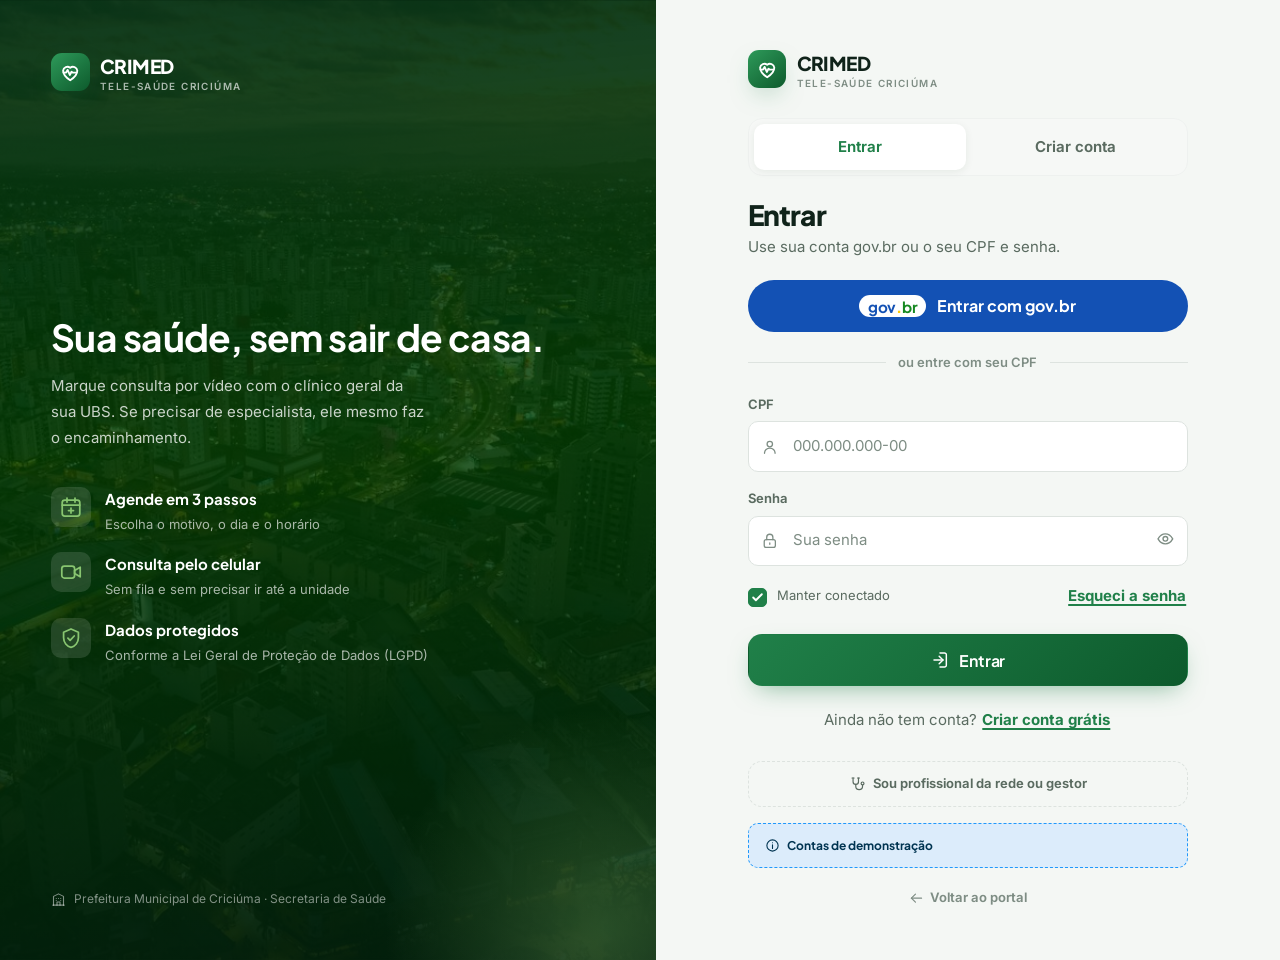
<file: admin.html>
<!doctype html>
<html lang="pt-BR">
  <head>
    <meta charset="UTF-8" />
    <meta name="viewport" content="width=device-width, initial-scale=1.0" />
    <meta name="theme-color" content="#208049" />
    <title>Painel de Indicadores · CRIMED</title>
    <link rel="manifest" href="manifest.json" />
    <link rel="icon" href="assets/img/favicon.svg" type="image/svg+xml" />
    <link rel="preconnect" href="https://fonts.googleapis.com" />
    <link rel="preconnect" href="https://fonts.gstatic.com" crossorigin />
    <link
      href="https://fonts.googleapis.com/css2?family=Inter:wght@400;500;600;700&family=Plus+Jakarta+Sans:wght@600;700;800&display=swap"
      rel="stylesheet"
    />
    <link rel="stylesheet" href="assets/css/base.css" />
    <link rel="stylesheet" href="assets/css/components.css" />
    <link rel="stylesheet" href="assets/css/layout.css" />
    <link rel="stylesheet" href="assets/css/pages.css" />
  </head>

  <body data-page="admin">
    <a class="skip-link" href="#conteudo">Pular para o conteúdo</a>

    <div class="app">
      <aside data-shell="sidebar"></aside>
      <div class="sidebar-scrim"></div>

      <div class="app-main">
        <header data-shell="topbar"></header>

        <main class="app-content" id="conteudo">
          <!-- =============================================== INDICADORES -->
          <div class="auto-grid mb-3" style="--min: 215px" id="kpis-admin"></div>

          <div class="dash-grid">
            <!-- ================================= MIGRAÇÃO DO ATENDIMENTO -->
            <section class="col-8">
              <div class="card card-pad-lg" style="height: 100%">
                <div class="card-head">
                  <h3><i data-ico="line-chart"></i> Migração do atendimento</h3>
                  <div class="seg" id="seg-periodo">
                    <button class="is-active" data-periodo="9">9 meses</button>
                    <button data-periodo="6">6 meses</button>
                    <button data-periodo="3">3 meses</button>
                  </div>
                </div>
                <p class="small muted mb-2">
                  Teleconsultas substituindo atendimentos presenciais de baixa
                  complexidade na rede municipal.
                </p>
                <div id="grafico-migracao"></div>
              </div>
            </section>

            <!-- ============================================== SATISFAÇÃO -->
            <section class="col-4">
              <div class="card card-pad-lg" style="height: 100%">
                <div class="card-head">
                  <h3><i data-ico="award"></i> Satisfação</h3>
                </div>
                <div id="grafico-satisfacao"></div>
                <div id="satisfacao-detalhe" class="mt-2"></div>
              </div>
            </section>

            <!-- ============================================ ESPECIALIDADES -->
            <section class="col-5">
              <div class="card card-pad-lg" style="height: 100%">
                <div class="card-head">
                  <h3><i data-ico="pie-chart"></i> Demanda por especialidade</h3>
                </div>
                <div id="grafico-especialidades"></div>
              </div>
            </section>

            <!-- ================================================== ESPERA -->
            <section class="col-7">
              <div class="card card-pad-lg" style="height: 100%">
                <div class="card-head">
                  <h3><i data-ico="hourglass"></i> Tempo médio de espera</h3>
                  <span class="badge badge-ok">
                    <i data-ico="trending-down"></i> Meta do projeto: até 10 dias
                  </span>
                </div>
                <p class="small muted mb-2">
                  Dias entre a solicitação e a realização da consulta.
                </p>
                <div id="grafico-espera"></div>
              </div>
            </section>

            <!-- ================================================ UNIDADES -->
            <section class="col-6">
              <div class="card card-pad-lg" style="height: 100%">
                <div class="card-head">
                  <h3><i data-ico="building"></i> Teleconsultas por unidade</h3>
                </div>
                <div id="grafico-unidades"></div>
              </div>
            </section>

            <!-- ========================================= CRITÉRIOS DE SUCESSO -->
            <section class="col-6">
              <div class="card card-pad-lg" style="height: 100%">
                <div class="card-head">
                  <h3><i data-ico="target"></i> Critérios de sucesso</h3>
                  <span class="small muted">Termo de abertura · seção 15</span>
                </div>
                <div id="metas"></div>
              </div>
            </section>

            <!-- ============================================ TABELA GERAL -->
            <section class="col-12">
              <div class="card card-pad-lg">
                <div class="card-head">
                  <h3><i data-ico="list"></i> Operação por unidade</h3>
                  <div class="row" style="gap: 0.5rem">
                    <button class="btn btn-outline btn-sm" id="btn-csv">
                      <i data-ico="download"></i> Exportar CSV
                    </button>
                    <button class="btn btn-outline btn-sm" id="btn-relatorio">
                      <i data-ico="print"></i> Relatório gerencial
                    </button>
                  </div>
                </div>
                <div class="table-wrap">
                  <table class="table">
                    <thead>
                      <tr>
                        <th>Unidade</th>
                        <th>Bairro</th>
                        <th>Equipes</th>
                        <th>Teleconsultas</th>
                        <th>Absenteísmo</th>
                        <th>Satisfação</th>
                        <th>Situação</th>
                      </tr>
                    </thead>
                    <tbody id="tabela-unidades"></tbody>
                  </table>
                </div>
              </div>
            </section>
          </div>
        </main>
      </div>
    </div>

    <div id="toast-container"></div>

    <script src="assets/js/icons.js"></script>
    <script src="assets/js/data.js"></script>
    <script src="assets/js/core.js"></script>
    <script src="assets/js/charts.js"></script>
    <script src="assets/js/app.js"></script>
    <script src="assets/js/gestao.js"></script>
  </body>
</html>
</file>
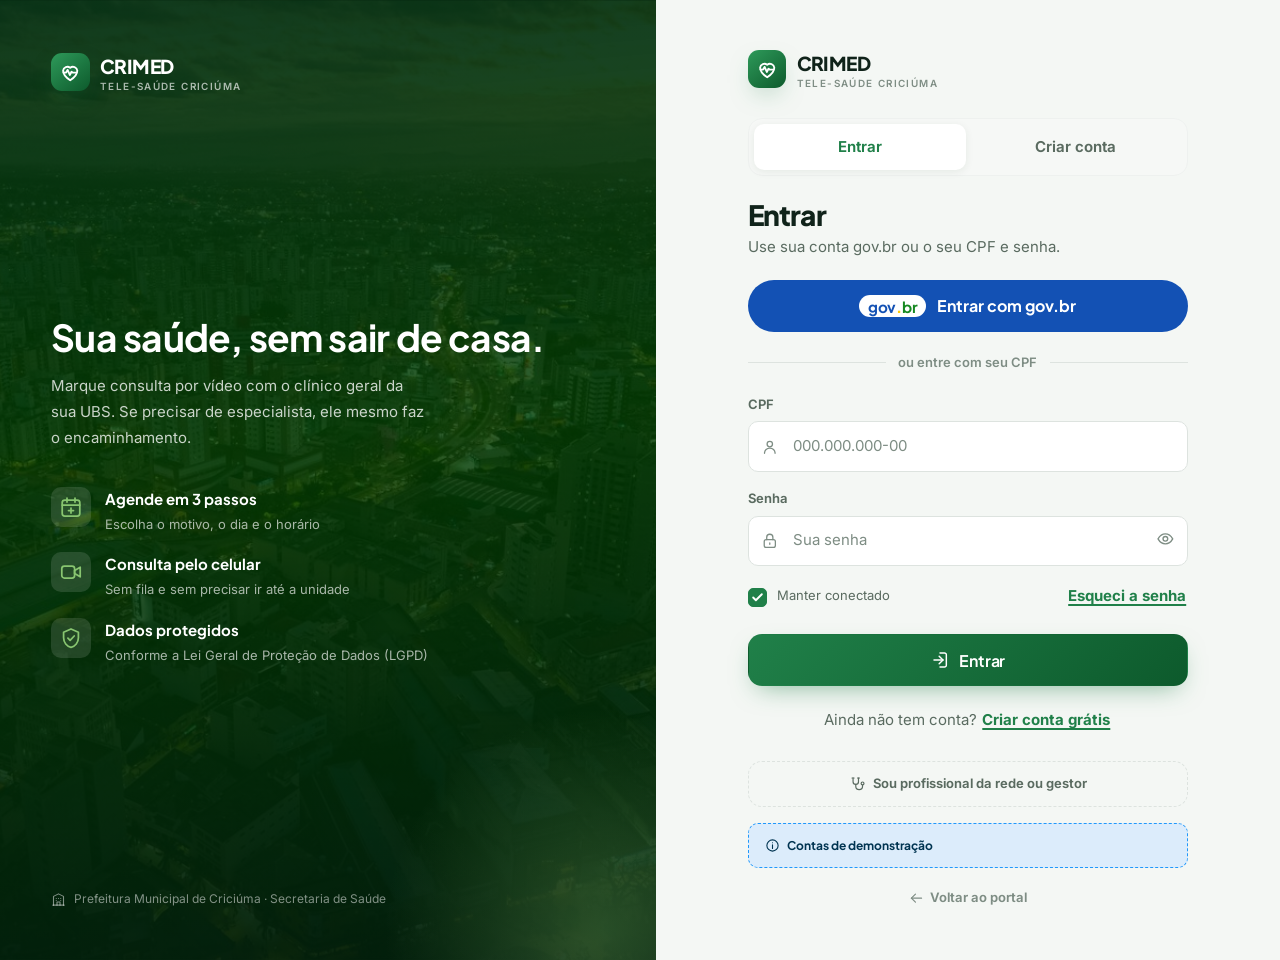
<file: agendar.html>
<!doctype html>
<html lang="pt-BR">
  <head>
    <meta charset="UTF-8" />
    <meta name="viewport" content="width=device-width, initial-scale=1.0, viewport-fit=cover" />
    <meta name="theme-color" content="#208049" />
    <title>Agendar consulta · CRIMED</title>
    <link rel="manifest" href="manifest.json" />
    <link rel="icon" href="assets/img/favicon.svg" type="image/svg+xml" />
    <link rel="preconnect" href="https://fonts.googleapis.com" />
    <link rel="preconnect" href="https://fonts.gstatic.com" crossorigin />
    <link
      href="https://fonts.googleapis.com/css2?family=Inter:wght@400;500;600;700&family=Plus+Jakarta+Sans:wght@600;700;800&display=swap"
      rel="stylesheet"
    />
    <link rel="stylesheet" href="assets/css/base.css" />
    <link rel="stylesheet" href="assets/css/components.css" />
    <link rel="stylesheet" href="assets/css/layout.css" />
    <link rel="stylesheet" href="assets/css/pages.css" />
    <link rel="stylesheet" href="assets/css/paciente.css" />
  </head>

  <body data-page="agendar">
    <a class="skip-link" href="#conteudo">Pular para o conteúdo</a>

    <div class="app">
      <aside data-shell="sidebar"></aside>
      <div class="sidebar-scrim"></div>

      <div class="app-main">
        <header data-shell="topbar"></header>

        <main class="app-content pac-content" id="conteudo">
          <div class="ag-wrap">
            <div class="aviso aviso-warn" id="ag-remarcar" hidden></div>

            <!-- progresso -->
            <div class="ag-progresso" id="ag-progresso">
              <div class="ag-steps" aria-hidden="true">
                <span class="ag-step is-current"></span>
                <span class="ag-step"></span>
                <span class="ag-step"></span>
              </div>
              <p class="ag-passo-txt" id="ag-passo-txt" aria-live="polite">Passo 1 de 3 · Motivo</p>
            </div>

            <!-- ------------------------------------------------ PASSO 1 -->
            <section data-passo="1">
              <h2 class="pac-h2">Por que você quer a consulta?</h2>
              <div class="ag-motivos" id="ag-motivos" role="radiogroup" aria-label="Motivo da consulta"></div>

              <div class="field mt-3">
                <label for="ag-detalhe">Quer contar mais? <span class="opcional">(opcional)</span></label>
                <textarea id="ag-detalhe" rows="2" placeholder="Ex.: dor de cabeça há 3 dias"></textarea>
              </div>

              <div class="aviso aviso-info">
                <i data-ico="stethoscope"></i>
                <span>
                  Toda consulta começa com o <strong>clínico geral</strong>.
                  Se você precisar de especialista, ele mesmo faz o
                  encaminhamento — você não precisa marcar de novo.
                </span>
              </div>
            </section>

            <!-- ------------------------------------------------ PASSO 2 -->
            <section data-passo="2" hidden>
              <h2 class="pac-h2">Escolha o dia</h2>
              <div class="ag-dias" id="ag-dias"></div>

              <h2 class="pac-h2 mt-3" id="ag-horas-titulo" hidden>Escolha o horário</h2>
              <div id="ag-horas"></div>
            </section>

            <!-- ------------------------------------------------ PASSO 3 -->
            <section data-passo="3" hidden>
              <h2 class="pac-h2">Confira os dados</h2>
              <div class="card ag-resumo" id="ag-resumo"></div>
              <label class="check ag-check">
                <input type="checkbox" id="ag-lgpd" checked />
                <span>
                  Autorizo o médico a ver meu prontuário durante a consulta
                  (LGPD — Lei 13.709/2018).
                </span>
              </label>
            </section>

            <!-- ---------------------------------------------- SUCESSO -->
            <section data-passo="4" hidden>
              <div class="ag-sucesso">
                <div class="ag-sucesso-ico"><i data-ico="check"></i></div>
                <h2>Consulta marcada!</h2>
                <p id="ag-sucesso-txt"></p>
                <ul class="ag-dicas">
                  <li><i data-ico="bell"></i> <span>Você vai receber um lembrete antes da consulta.</span></li>
                  <li><i data-ico="video"></i> <span>No dia, toque em <strong>“Entrar na consulta”</strong>, na tela de Início.</span></li>
                  <li><i data-ico="wifi"></i> <span>Fique em um lugar calmo e com internet.</span></li>
                </ul>
                <a class="btn btn-primary btn-lg btn-block" href="consultas.html">
                  <i data-ico="calendar"></i> Ver minhas consultas
                </a>
                <a class="btn btn-ghost btn-block mt-1" href="dashboard.html">Voltar ao início</a>
              </div>
            </section>

            <!-- ações -->
            <div class="ag-acoes" id="ag-acoes">
              <button type="button" class="btn btn-ghost btn-lg" id="ag-voltar">
                <i data-ico="arrow-left"></i> Voltar
              </button>
              <button type="button" class="btn btn-primary btn-lg" id="ag-avancar">
                Continuar <i data-ico="arrow-right"></i>
              </button>
            </div>
          </div>

          <a class="pac-sos" href="tel:192">
            <i data-ico="phone"></i>
            <span><strong>Emergência?</strong> Não espere a consulta: ligue 192 (SAMU)</span>
          </a>
        </main>
      </div>
    </div>

    <div id="cris-root"></div>
    <div id="toast-container"></div>

    <script src="assets/js/icons.js"></script>
    <script src="assets/js/data.js"></script>
    <script src="assets/js/core.js"></script>
    <script src="assets/js/app.js"></script>
    <script src="assets/js/paciente.js"></script>
    <script src="assets/js/assistente.js"></script>
  </body>
</html>
</file>
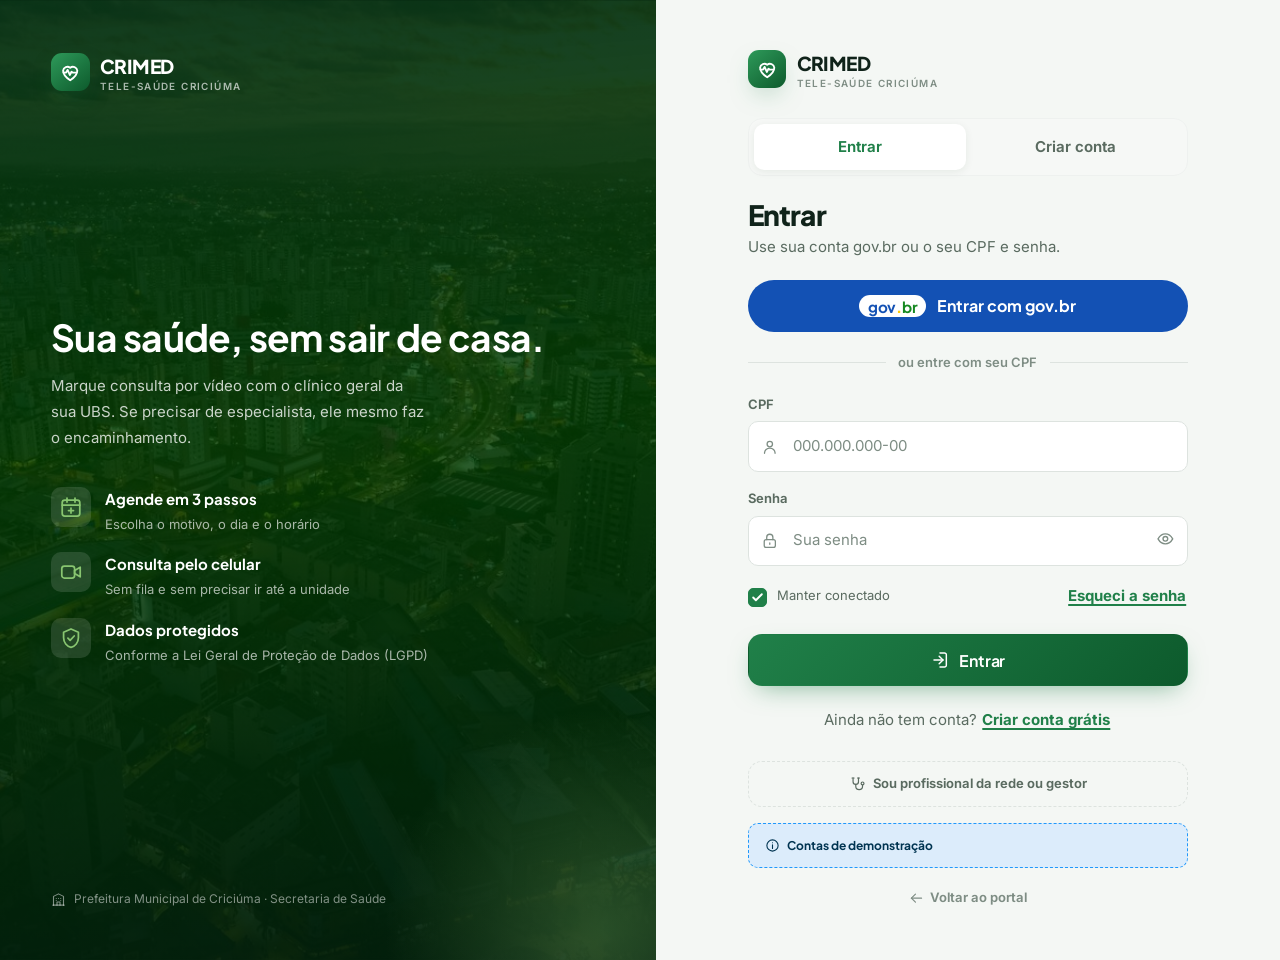
<file: consultas.html>
<!doctype html>
<html lang="pt-BR">
  <head>
    <meta charset="UTF-8" />
    <meta name="viewport" content="width=device-width, initial-scale=1.0, viewport-fit=cover" />
    <meta name="theme-color" content="#208049" />
    <title>Minhas Consultas · CRIMED</title>
    <link rel="manifest" href="manifest.json" />
    <link rel="icon" href="assets/img/favicon.svg" type="image/svg+xml" />
    <link rel="preconnect" href="https://fonts.googleapis.com" />
    <link rel="preconnect" href="https://fonts.gstatic.com" crossorigin />
    <link
      href="https://fonts.googleapis.com/css2?family=Inter:wght@400;500;600;700&family=Plus+Jakarta+Sans:wght@600;700;800&display=swap"
      rel="stylesheet"
    />
    <link rel="stylesheet" href="assets/css/base.css" />
    <link rel="stylesheet" href="assets/css/components.css" />
    <link rel="stylesheet" href="assets/css/layout.css" />
    <link rel="stylesheet" href="assets/css/pages.css" />
    <link rel="stylesheet" href="assets/css/paciente.css" />
  </head>

  <body data-page="consultas">
    <a class="skip-link" href="#conteudo">Pular para o conteúdo</a>

    <div class="app">
      <aside data-shell="sidebar"></aside>
      <div class="sidebar-scrim"></div>

      <div class="app-main">
        <header data-shell="topbar"></header>

        <main class="app-content pac-content" id="conteudo">
          <a class="cta-agendar cta-agendar-compacto" href="agendar.html">
            <span class="cta-agendar-ico"><i data-ico="calendar-plus"></i></span>
            <span class="cta-agendar-txt">
              <strong>Agendar nova consulta</strong>
              <small>Com clínico geral, por vídeo</small>
            </span>
            <i data-ico="chevron-right"></i>
          </a>

          <div class="seg-abas" id="abas-consulta" role="tablist">
            <button class="is-active" data-aba="proximas" role="tab" aria-selected="true">
              Próximas <span class="seg-num" id="qtd-proximas">0</span>
            </button>
            <button data-aba="anteriores" role="tab" aria-selected="false">
              Anteriores <span class="seg-num" id="qtd-anteriores">0</span>
            </button>
          </div>

          <div class="cc-lista" id="lista-consultas"></div>
        </main>
      </div>
    </div>

    <div id="cris-root"></div>
    <div id="toast-container"></div>

    <script src="assets/js/icons.js"></script>
    <script src="assets/js/data.js"></script>
    <script src="assets/js/core.js"></script>
    <script src="assets/js/app.js"></script>
    <script src="assets/js/paciente.js"></script>
    <script src="assets/js/assistente.js"></script>
  </body>
</html>
</file>
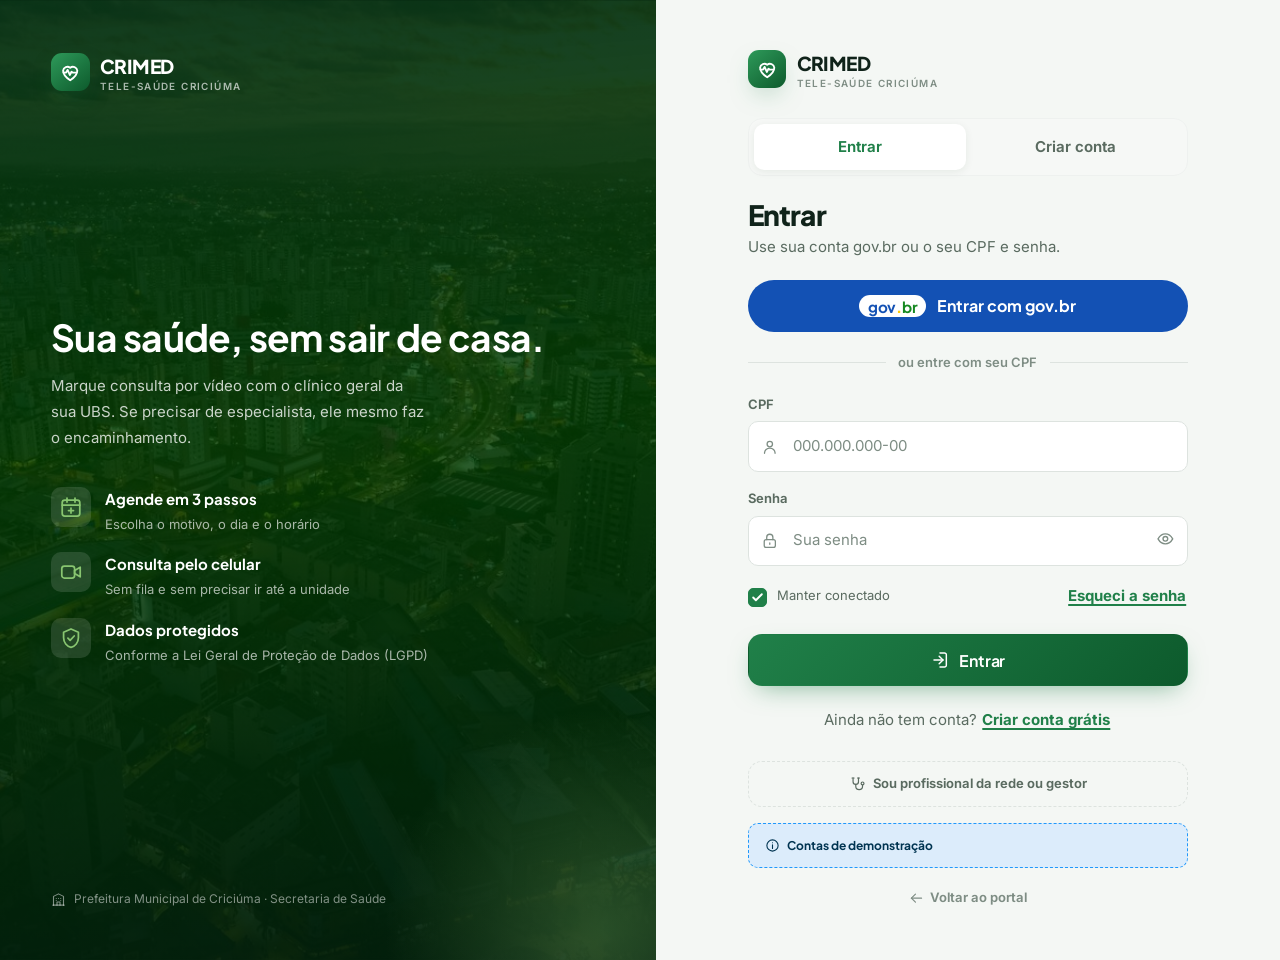
<file: dashboard.html>
<!doctype html>
<html lang="pt-BR">
  <head>
    <meta charset="UTF-8" />
    <meta name="viewport" content="width=device-width, initial-scale=1.0, viewport-fit=cover" />
    <meta name="theme-color" content="#208049" />
    <title>Início · CRIMED</title>
    <link rel="manifest" href="manifest.json" />
    <link rel="icon" href="assets/img/favicon.svg" type="image/svg+xml" />
    <link rel="preconnect" href="https://fonts.googleapis.com" />
    <link rel="preconnect" href="https://fonts.gstatic.com" crossorigin />
    <link
      href="https://fonts.googleapis.com/css2?family=Inter:wght@400;500;600;700&family=Plus+Jakarta+Sans:wght@600;700;800&display=swap"
      rel="stylesheet"
    />
    <link rel="stylesheet" href="assets/css/base.css" />
    <link rel="stylesheet" href="assets/css/components.css" />
    <link rel="stylesheet" href="assets/css/layout.css" />
    <link rel="stylesheet" href="assets/css/pages.css" />
    <link rel="stylesheet" href="assets/css/paciente.css" />
  </head>

  <body data-page="dashboard">
    <a class="skip-link" href="#conteudo">Pular para o conteúdo</a>

    <div class="app">
      <aside data-shell="sidebar"></aside>
      <div class="sidebar-scrim"></div>

      <div class="app-main">
        <header data-shell="topbar"></header>

        <main class="app-content pac-content" id="conteudo">
          <!-- ======================================== SAUDAÇÃO + AGENDAR -->
          <section class="pac-hero">
            <h2 class="pac-saudacao" id="pac-saudacao">Olá!</h2>
            <p class="pac-pergunta">Do que você precisa hoje?</p>

            <a class="cta-agendar" href="agendar.html">
              <span class="cta-agendar-ico"><i data-ico="calendar-plus"></i></span>
              <span class="cta-agendar-txt">
                <strong>Agendar consulta</strong>
                <small>Com clínico geral, por vídeo</small>
              </span>
              <i data-ico="chevron-right"></i>
            </a>
          </section>

          <!-- ============================================ PRÓXIMA CONSULTA -->
          <section class="pac-bloco">
            <div class="pac-bloco-head">
              <h2 class="pac-h2">Sua próxima consulta</h2>
              <span class="pac-contador" id="pac-qtd-consultas"></span>
            </div>
            <div id="proxima-consulta"></div>
          </section>

          <!-- =============================================== ATALHOS -->
          <section class="pac-bloco">
            <h2 class="pac-h2">Acesso rápido</h2>
            <div class="pac-atalhos">
              <a class="pac-atalho" href="consultas.html">
                <span class="pac-atalho-ico bub-brand"><i data-ico="calendar"></i></span>
                <strong>Minhas consultas</strong>
              </a>
              <a class="pac-atalho" href="prontuarios.html#exames">
                <span class="pac-atalho-ico bub-accent"><i data-ico="flask"></i></span>
                <strong>Resultados de exames</strong>
              </a>
              <a class="pac-atalho" href="prontuarios.html#receitas">
                <span class="pac-atalho-ico bub-warn"><i data-ico="pill"></i></span>
                <strong>Minhas receitas</strong>
              </a>
              <button class="pac-atalho" data-act="abrir-cris">
                <span class="pac-atalho-ico bub-brand"><i data-ico="message-dots"></i></span>
                <strong>Não sei o que tenho</strong>
              </button>
            </div>
          </section>

          <!-- ================================================= COMO FUNCIONA -->
          <section class="pac-bloco">
            <div class="aviso aviso-info">
              <i data-ico="info"></i>
              <span>
                <strong>Como funciona:</strong> você marca a consulta com o
                <strong>clínico geral</strong>. Se precisar de especialista
                (cardiologista, dermatologista etc.), o próprio médico faz o
                encaminhamento e a consulta aparece em “Minhas consultas”.
              </span>
            </div>
          </section>

          <a class="pac-sos" href="tel:192">
            <i data-ico="phone"></i>
            <span><strong>Emergência?</strong> Não espere a consulta: ligue 192 (SAMU)</span>
          </a>
        </main>
      </div>
    </div>

    <div id="cris-root"></div>
    <div id="toast-container"></div>

    <script src="assets/js/icons.js"></script>
    <script src="assets/js/data.js"></script>
    <script src="assets/js/core.js"></script>
    <script src="assets/js/app.js"></script>
    <script src="assets/js/paciente.js"></script>
    <script src="assets/js/assistente.js"></script>
  </body>
</html>
</file>
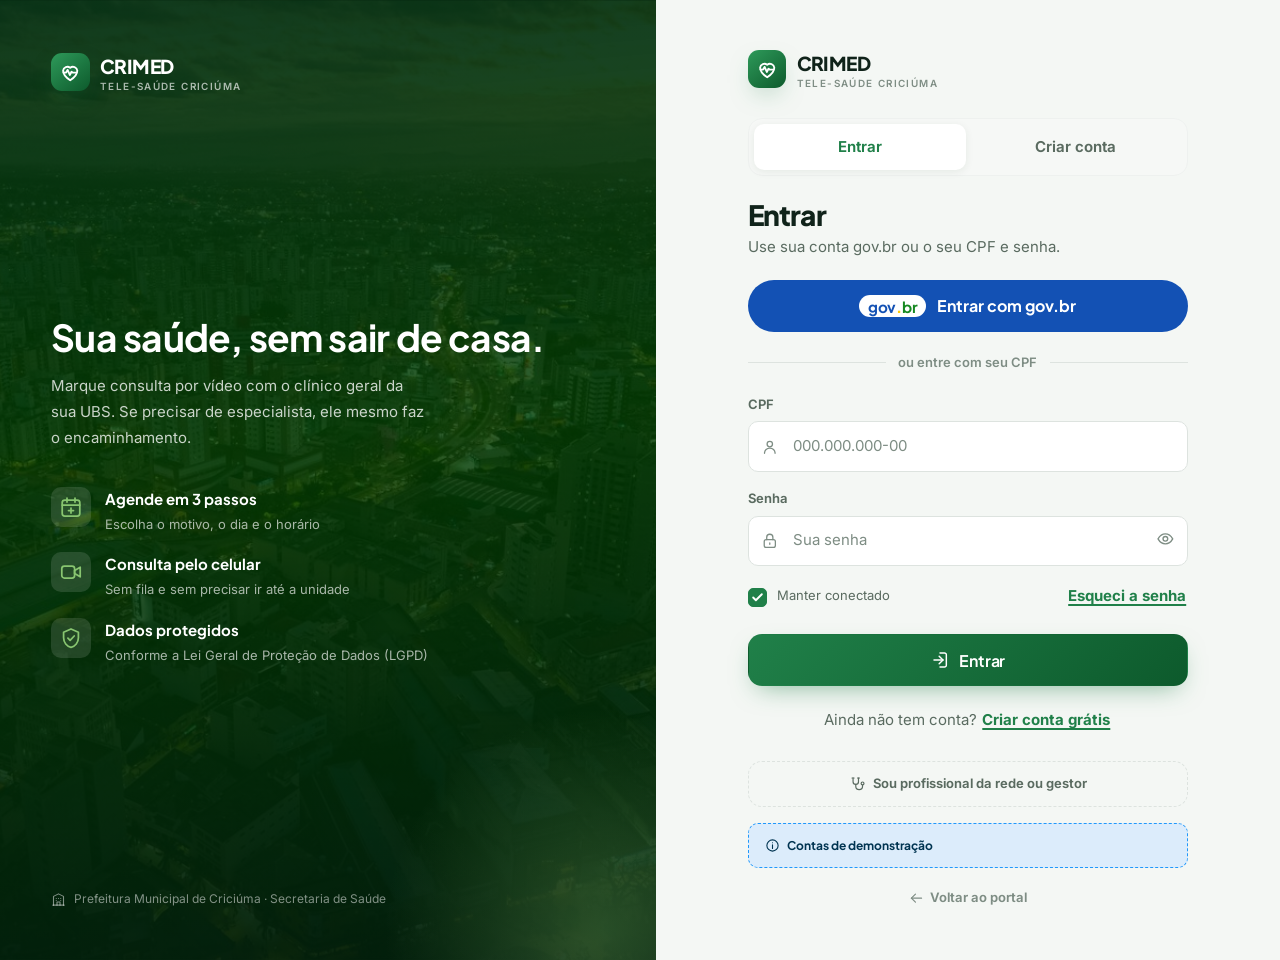
<file: medico.html>
<!doctype html>
<html lang="pt-BR">
  <head>
    <meta charset="UTF-8" />
    <meta name="viewport" content="width=device-width, initial-scale=1.0" />
    <meta name="theme-color" content="#208049" />
    <title>Agenda do Dia · CRIMED</title>
    <link rel="manifest" href="manifest.json" />
    <link rel="icon" href="assets/img/favicon.svg" type="image/svg+xml" />
    <link rel="preconnect" href="https://fonts.googleapis.com" />
    <link rel="preconnect" href="https://fonts.gstatic.com" crossorigin />
    <link
      href="https://fonts.googleapis.com/css2?family=Inter:wght@400;500;600;700&family=Plus+Jakarta+Sans:wght@600;700;800&display=swap"
      rel="stylesheet"
    />
    <link rel="stylesheet" href="assets/css/base.css" />
    <link rel="stylesheet" href="assets/css/components.css" />
    <link rel="stylesheet" href="assets/css/layout.css" />
    <link rel="stylesheet" href="assets/css/pages.css" />
  </head>

  <body data-page="medico">
    <a class="skip-link" href="#conteudo">Pular para o conteúdo</a>

    <div class="app">
      <aside data-shell="sidebar"></aside>
      <div class="sidebar-scrim"></div>

      <div class="app-main">
        <header data-shell="topbar"></header>

        <main class="app-content" id="conteudo">
          <div class="dash-grid">
            <!-- ============================================== INDICADORES -->
            <div class="col-12">
              <div class="auto-grid" style="--min: 210px" id="kpis-medico"></div>
            </div>

            <!-- ============================================= AGENDA DO DIA -->
            <section class="col-7">
              <div class="card card-pad-lg" style="height: 100%">
                <div class="card-head">
                  <h3><i data-ico="calendar-check"></i> Agenda de hoje</h3>
                  <span class="badge badge-info" id="agenda-data"></span>
                </div>
                <div id="agenda-dia"></div>
              </div>
            </section>

            <!-- ============================================ FILA DE ESPERA -->
            <section class="col-5">
              <div class="card card-pad-lg" style="height: 100%">
                <div class="card-head">
                  <h3><i data-ico="users"></i> Fila de espera</h3>
                  <span class="badge badge-warn" id="fila-contador">0 aguardando</span>
                </div>
                <p class="small muted mb-2">
                  Ordenada por classificação de risco (Protocolo de Manchester
                  adaptado) e tempo de espera.
                </p>
                <div id="fila-espera"></div>
              </div>
            </section>

            <!-- ============================================ PRODUTIVIDADE -->
            <section class="col-7">
              <div class="card card-pad-lg">
                <div class="card-head">
                  <h3><i data-ico="line-chart"></i> Sua produtividade</h3>
                  <span class="small muted">Últimos 9 meses</span>
                </div>
                <div id="grafico-produtividade"></div>
              </div>
            </section>

            <!-- ============================================== PENDÊNCIAS -->
            <section class="col-5">
              <div class="card card-pad-lg">
                <div class="card-head">
                  <h3><i data-ico="inbox"></i> Pendências clínicas</h3>
                </div>
                <div id="pendencias"></div>
              </div>
            </section>

            <!-- ========================================== ENCAMINHAMENTOS -->
            <section class="col-12">
              <div class="card card-pad-lg">
                <div class="card-head">
                  <h3><i data-ico="arrow-up-right"></i> Encaminhamentos para especialistas</h3>
                  <span class="small muted">Consultas que você marcou para seus pacientes</span>
                </div>
                <div id="encaminhamentos"></div>
              </div>
            </section>
          </div>
        </main>
      </div>
    </div>

    <!-- ========================================== MODAL PRONTUÁRIO RÁPIDO -->
    <div class="modal" id="modal-paciente">
      <div class="modal-box modal-box-lg">
        <button class="modal-close" data-close-modal><i data-ico="close"></i></button>
        <div class="modal-head">
          <h3><i data-ico="user"></i> <span id="pac-nome">Paciente</span></h3>
          <p id="pac-sub"></p>
        </div>
        <div id="pac-corpo"></div>
        <div class="modal-foot">
          <button class="btn btn-ghost" data-close-modal>Fechar</button>
          <button class="btn btn-primary" id="pac-atender">
            <i data-ico="video"></i> Iniciar atendimento
          </button>
        </div>
      </div>
    </div>

    <div id="toast-container"></div>

    <script src="assets/js/icons.js"></script>
    <script src="assets/js/data.js"></script>
    <script src="assets/js/core.js"></script>
    <script src="assets/js/charts.js"></script>
    <script src="assets/js/app.js"></script>
    <script src="assets/js/gestao.js"></script>
  </body>
</html>
</file>
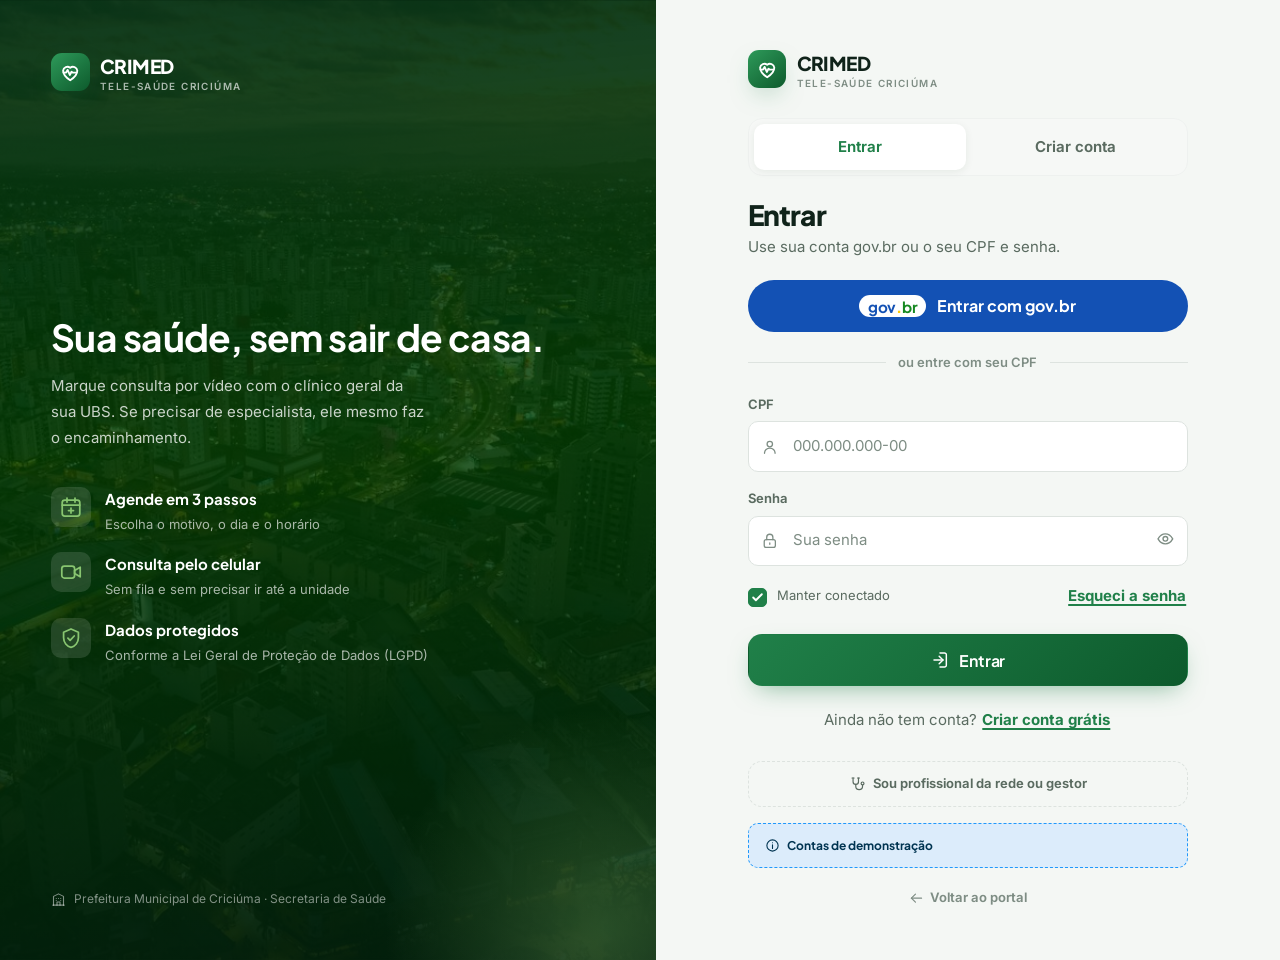
<file: perfil.html>
<!doctype html>
<html lang="pt-BR">
  <head>
    <meta charset="UTF-8" />
    <meta name="viewport" content="width=device-width, initial-scale=1.0, viewport-fit=cover" />
    <meta name="theme-color" content="#208049" />
    <title>Meu perfil · CRIMED</title>
    <link rel="manifest" href="manifest.json" />
    <link rel="icon" href="assets/img/favicon.svg" type="image/svg+xml" />
    <link rel="preconnect" href="https://fonts.googleapis.com" />
    <link rel="preconnect" href="https://fonts.gstatic.com" crossorigin />
    <link
      href="https://fonts.googleapis.com/css2?family=Inter:wght@400;500;600;700&family=Plus+Jakarta+Sans:wght@600;700;800&display=swap"
      rel="stylesheet"
    />
    <link rel="stylesheet" href="assets/css/base.css" />
    <link rel="stylesheet" href="assets/css/components.css" />
    <link rel="stylesheet" href="assets/css/layout.css" />
    <link rel="stylesheet" href="assets/css/pages.css" />
    <link rel="stylesheet" href="assets/css/paciente.css" />
  </head>

  <body data-page="perfil">
    <a class="skip-link" href="#conteudo">Pular para o conteúdo</a>

    <div class="app">
      <aside data-shell="sidebar"></aside>
      <div class="sidebar-scrim"></div>

      <div class="app-main">
        <header data-shell="topbar"></header>

        <main class="app-content pac-content" id="conteudo">
          <!-- ================================================ IDENTIFICAÇÃO -->
          <section class="card perfil-topo">
            <div class="avatar avatar-lg" id="perfil-avatar">--</div>
            <div class="perfil-topo-info">
              <h2 id="perfil-nome-display">Carregando…</h2>
              <p id="perfil-cpf">CPF</p>
              <div class="perfil-tags">
                <span class="badge badge-info"><i data-ico="building"></i> <span id="perfil-ubs">UBS</span></span>
                <span class="badge badge-ok" id="perfil-gov" hidden><i data-ico="shield"></i> Conta gov.br</span>
              </div>
            </div>
          </section>

          <!-- ==================================================== MEUS DADOS -->
          <form id="form-perfil" class="card perfil-card-form" novalidate>
            <h3 class="pac-h2">Meus dados</h3>

            <div class="field" data-campo="nome">
              <label for="p-nome">Nome completo</label>
              <input type="text" id="p-nome" autocomplete="name" required />
              <span class="field-error" role="alert"></span>
            </div>

            <div class="field-row">
              <div class="field">
                <label for="p-cpf">CPF</label>
                <input type="text" id="p-cpf" readonly />
              </div>
              <div class="field">
                <label for="p-nascimento">Data de nascimento</label>
                <input type="date" id="p-nascimento" />
              </div>
            </div>

            <div class="field-row">
              <div class="field" data-campo="telefone">
                <label for="p-telefone">Celular (WhatsApp)</label>
                <input type="tel" id="p-telefone" inputmode="numeric" data-mask="tel" required />
                <span class="field-error" role="alert"></span>
              </div>
              <div class="field">
                <label for="p-email">E-mail</label>
                <input type="email" id="p-email" />
              </div>
            </div>

            <div class="field">
              <label for="p-unidade">Minha UBS</label>
              <select id="p-unidade"></select>
            </div>

            <div class="field">
              <label for="p-endereco">Endereço <span class="opcional">(opcional)</span></label>
              <input type="text" id="p-endereco" autocomplete="street-address" />
            </div>

            <div class="field">
              <label for="p-cns">Cartão do SUS</label>
              <input type="text" id="p-cns" readonly placeholder="Será vinculado na sua UBS" />
            </div>

            <h3 class="pac-h2 mt-3">Minha saúde</h3>
            <p class="small muted mb-2">O médico vê estas informações no começo da consulta.</p>
            <div class="field-row">
              <div class="field">
                <label for="p-sangue">Tipo sanguíneo</label>
                <select id="p-sangue">
                  <option value="">Não sei</option>
                  <option>A+</option><option>A-</option>
                  <option>B+</option><option>B-</option>
                  <option>AB+</option><option>AB-</option>
                  <option>O+</option><option>O-</option>
                </select>
              </div>
              <div class="field">
                <label for="p-alergias">Alergias</label>
                <input type="text" id="p-alergias" placeholder="Ex.: dipirona" />
              </div>
            </div>
            <div class="field">
              <label for="p-condicoes">Doenças ou remédios de uso contínuo</label>
              <input type="text" id="p-condicoes" placeholder="Ex.: pressão alta, diabetes" />
            </div>

            <button type="submit" class="btn btn-primary btn-lg btn-block">
              <i data-ico="check"></i> Salvar alterações
            </button>
          </form>

          <!-- ================================================= ACESSIBILIDADE -->
          <section class="card">
            <h3 class="pac-h2">Facilitar a leitura</h3>
            <div class="perfil-a11y">
              <div class="perfil-a11y-linha">
                <span>Tamanho da letra</span>
                <div class="seg">
                  <button data-a11y="fonte-menos" aria-label="Diminuir letra">A−</button>
                  <button data-a11y="fonte-mais" aria-label="Aumentar letra">A+</button>
                </div>
              </div>
              <div class="perfil-a11y-linha">
                <span>Alto contraste</span>
                <button class="btn btn-outline btn-sm" data-a11y="contraste"><i data-ico="contrast"></i> Alternar</button>
              </div>
              <div class="perfil-a11y-linha">
                <span>Modo escuro</span>
                <button class="btn btn-outline btn-sm" data-a11y="tema"><i data-ico="moon"></i> <span class="a11y-tema-label">Escuro</span></button>
              </div>
              <div class="perfil-a11y-linha">
                <span>Tradução em Libras</span>
                <button class="btn btn-outline btn-sm" data-a11y="libras"><i data-ico="accessibility"></i> Ativar</button>
              </div>
            </div>
          </section>

          <!-- =================================================== PRIVACIDADE -->
          <section class="card card-flush">
            <div class="accordion-item">
              <button class="accordion-trigger perfil-acc" aria-expanded="false">
                <span><i data-ico="shield"></i> Privacidade e meus dados (LGPD)</span>
                <i data-ico="chevron-down"></i>
              </button>
              <div class="accordion-panel">
                <div class="perfil-acc-corpo">
                  <label class="switch row-between perfil-switch">
                    <span>
                      <strong>Compartilhar prontuário com a rede</strong>
                      <small>Profissionais da rede municipal podem ver seu histórico durante o atendimento.</small>
                    </span>
                    <input type="checkbox" checked data-consent="Compartilhamento do prontuário" />
                  </label>
                  <label class="switch row-between perfil-switch">
                    <span>
                      <strong>Lembretes por WhatsApp e e-mail</strong>
                      <small>Avisos de consulta, exames e receitas.</small>
                    </span>
                    <input type="checkbox" checked data-consent="Lembretes por mensagem" />
                  </label>
                  <label class="switch row-between perfil-switch">
                    <span>
                      <strong>Uso de dados anônimos</strong>
                      <small>Estatísticas de saúde pública, sem identificar você.</small>
                    </span>
                    <input type="checkbox" checked data-consent="Dados anonimizados para pesquisa" />
                  </label>
                  <label class="switch row-between perfil-switch">
                    <span>
                      <strong>Gravação das consultas</strong>
                      <small>Desligado: nada é gravado sem a sua autorização.</small>
                    </span>
                    <input type="checkbox" data-consent="Gravação de teleconsulta" />
                  </label>
                  <div class="stack mt-3" style="--gap: 0.55rem">
                    <button class="btn btn-outline btn-block" id="lgpd-exportar" type="button">
                      <i data-ico="download"></i> Baixar meus dados
                    </button>
                    <button class="btn btn-outline btn-block" data-open-modal="modal-auditoria" type="button">
                      <i data-ico="list"></i> Quem acessou meu prontuário
                    </button>
                    <button class="btn btn-ghost btn-block btn-perigo" id="lgpd-apagar" type="button">
                      <i data-ico="trash"></i> Restaurar dados da demonstração
                    </button>
                  </div>
                </div>
              </div>
            </div>
          </section>

          <button class="btn btn-outline btn-lg btn-block perfil-sair" data-act="sair">
            <i data-ico="log-out"></i> Sair da conta
          </button>
        </main>
      </div>
    </div>

    <!-- ================================================ MODAL AUDITORIA -->
    <div class="modal" id="modal-auditoria">
      <div class="modal-box modal-box-lg">
        <button class="modal-close" data-close-modal><i data-ico="close"></i></button>
        <div class="modal-head">
          <h3><i data-ico="list"></i> Registro de acessos ao prontuário</h3>
          <p>
            Todo acesso aos seus dados de saúde é registrado. Esta é a trilha de
            auditoria exigida pela LGPD.
          </p>
        </div>
        <div class="table-wrap">
          <table class="table">
            <thead>
              <tr>
                <th>Data e hora</th>
                <th>Quem acessou</th>
                <th>Unidade</th>
                <th>Motivo</th>
              </tr>
            </thead>
            <tbody id="auditoria-tbody"></tbody>
          </table>
        </div>
        <p class="small muted mt-3">
          <i data-ico="info"></i> Acessos indevidos podem ser denunciados à
          Ouvidoria do SUS pelo telefone 136.
        </p>
      </div>
    </div>

    <div id="cris-root"></div>
    <div id="toast-container"></div>

    <script src="assets/js/icons.js"></script>
    <script src="assets/js/data.js"></script>
    <script src="assets/js/core.js"></script>
    <script src="assets/js/app.js"></script>
    <script src="assets/js/paciente.js"></script>
    <script src="assets/js/assistente.js"></script>
  </body>
</html>
</file>
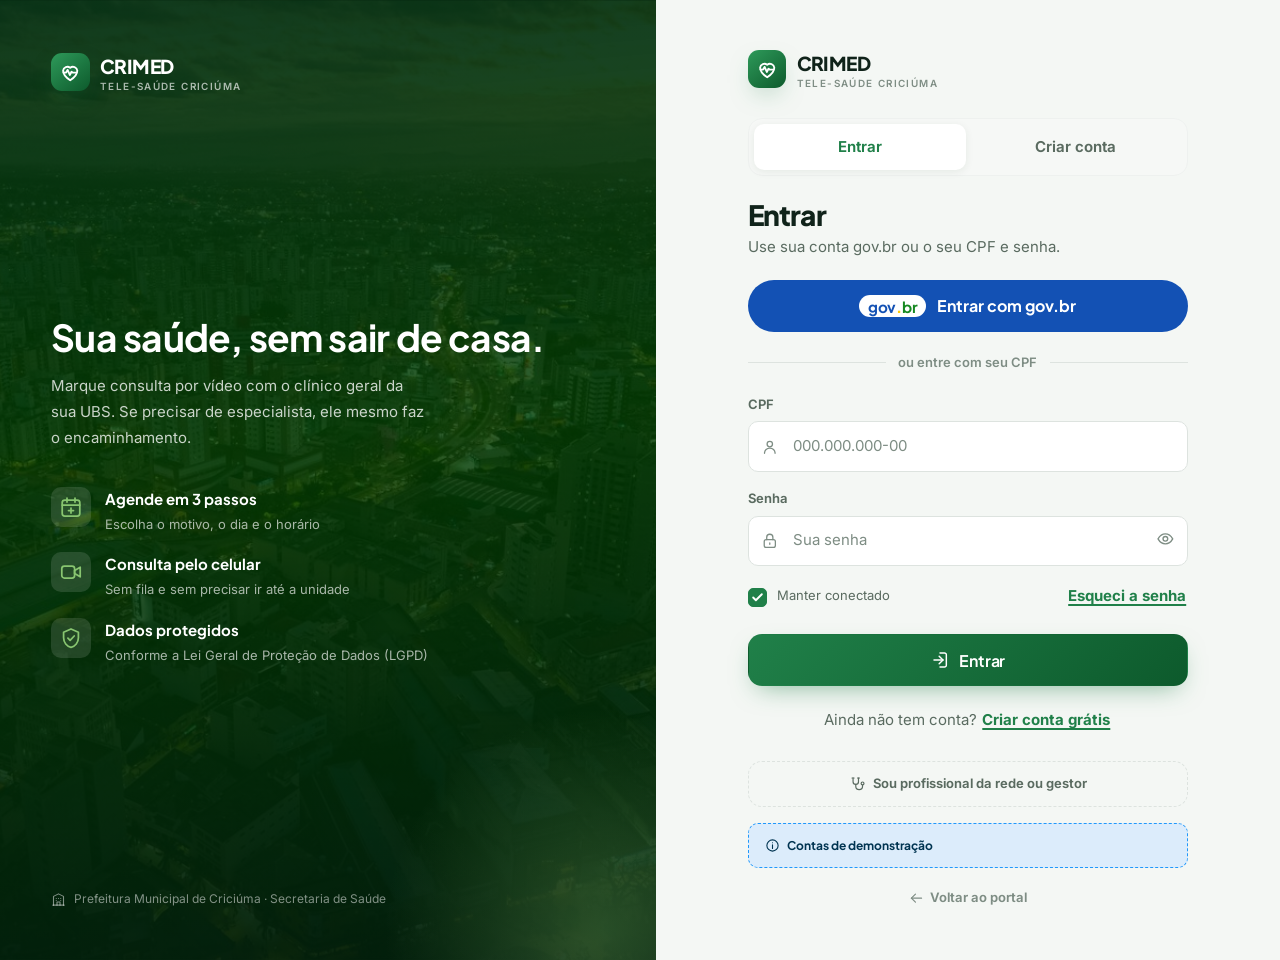
<file: prontuarios.html>
<!doctype html>
<html lang="pt-BR">
  <head>
    <meta charset="UTF-8" />
    <meta name="viewport" content="width=device-width, initial-scale=1.0, viewport-fit=cover" />
    <meta name="theme-color" content="#208049" />
    <title>Prontuário e Exames · CRIMED</title>
    <link rel="manifest" href="manifest.json" />
    <link rel="icon" href="assets/img/favicon.svg" type="image/svg+xml" />
    <link rel="preconnect" href="https://fonts.googleapis.com" />
    <link rel="preconnect" href="https://fonts.gstatic.com" crossorigin />
    <link
      href="https://fonts.googleapis.com/css2?family=Inter:wght@400;500;600;700&family=Plus+Jakarta+Sans:wght@600;700;800&display=swap"
      rel="stylesheet"
    />
    <link rel="stylesheet" href="assets/css/base.css" />
    <link rel="stylesheet" href="assets/css/components.css" />
    <link rel="stylesheet" href="assets/css/layout.css" />
    <link rel="stylesheet" href="assets/css/pages.css" />
    <link rel="stylesheet" href="assets/css/paciente.css" />
  </head>

  <body data-page="prontuarios">
    <a class="skip-link" href="#conteudo">Pular para o conteúdo</a>

    <div class="app">
      <aside data-shell="sidebar"></aside>
      <div class="sidebar-scrim"></div>

      <div class="app-main">
        <header data-shell="topbar"></header>

        <main class="app-content" id="conteudo">
          <!-- ============================================ RESUMO CLÍNICO -->
          <section class="card card-pad-lg mb-3" id="resumo-clinico"></section>

          <div class="tabs mb-3" id="tabs-prontuario">
            <button class="tab is-active" data-aba="prontuario">
              <i data-ico="file-medical"></i> Prontuário
            </button>
            <button class="tab" data-aba="exames">
              <i data-ico="flask"></i> Exames
            </button>
            <button class="tab" data-aba="receitas">
              <i data-ico="pill"></i> Receitas digitais
            </button>
          </div>

          <!-- ================================================ PRONTUÁRIO -->
          <section data-pane="prontuario">
            <div class="card card-pad-lg">
              <div class="card-head">
                <h3><i data-ico="history"></i> Histórico clínico</h3>
                <span class="small muted">
                  Registros feitos por profissionais da rede municipal
                </span>
              </div>
              <div id="lista-prontuarios"></div>
            </div>
          </section>

          <!-- ===================================================== EXAMES -->
          <section data-pane="exames" hidden>
            <div class="card card-pad-lg">
              <div class="card-head">
                <h3><i data-ico="flask"></i> Exames e laudos</h3>
                <span class="badge badge-info">
                  <i data-ico="info"></i> Resultados liberados pelo laboratório municipal
                </span>
              </div>
              <div id="lista-exames"></div>
            </div>
          </section>

          <!-- =================================================== RECEITAS -->
          <section data-pane="receitas" hidden>
            <div class="stack" style="--gap: 1.25rem" id="lista-receitas"></div>
          </section>
        </main>
      </div>
    </div>

    <!-- ================================================ MODAL PRONTUÁRIO -->
    <div class="modal" id="modal-prontuario">
      <div class="modal-box modal-box-lg">
        <button class="modal-close" data-close-modal><i data-ico="close"></i></button>
        <div class="modal-head">
          <h3><i data-ico="file-medical"></i> Prontuário eletrônico</h3>
          <p id="pront-cabecalho"></p>
        </div>
        <div id="pront-corpo"></div>
        <div class="modal-foot">
          <button class="btn btn-ghost" data-close-modal>Fechar</button>
          <button class="btn btn-primary" id="btn-imprimir-pront">
            <i data-ico="print"></i> Imprimir / PDF
          </button>
        </div>
      </div>
    </div>

    <!-- ===================================================== MODAL EXAME -->
    <div class="modal" id="modal-exame">
      <div class="modal-box">
        <button class="modal-close" data-close-modal><i data-ico="close"></i></button>
        <div class="modal-head">
          <h3><i data-ico="flask"></i> <span id="exame-titulo"></span></h3>
          <p id="exame-sub"></p>
        </div>
        <div id="exame-corpo"></div>
        <div class="modal-foot">
          <button class="btn btn-ghost" data-close-modal>Fechar</button>
          <button class="btn btn-primary" id="btn-imprimir-exame">
            <i data-ico="print"></i> Imprimir laudo
          </button>
        </div>
      </div>
    </div>

    <div id="cris-root"></div>
    <div id="toast-container"></div>

    <script src="assets/js/icons.js"></script>
    <script src="assets/js/data.js"></script>
    <script src="assets/js/core.js"></script>
    <script src="assets/vendor/qrcode.js"></script>
    <script src="assets/js/app.js"></script>
    <script src="assets/js/paciente.js"></script>
    <script src="assets/js/assistente.js"></script>
  </body>
</html>
</file>
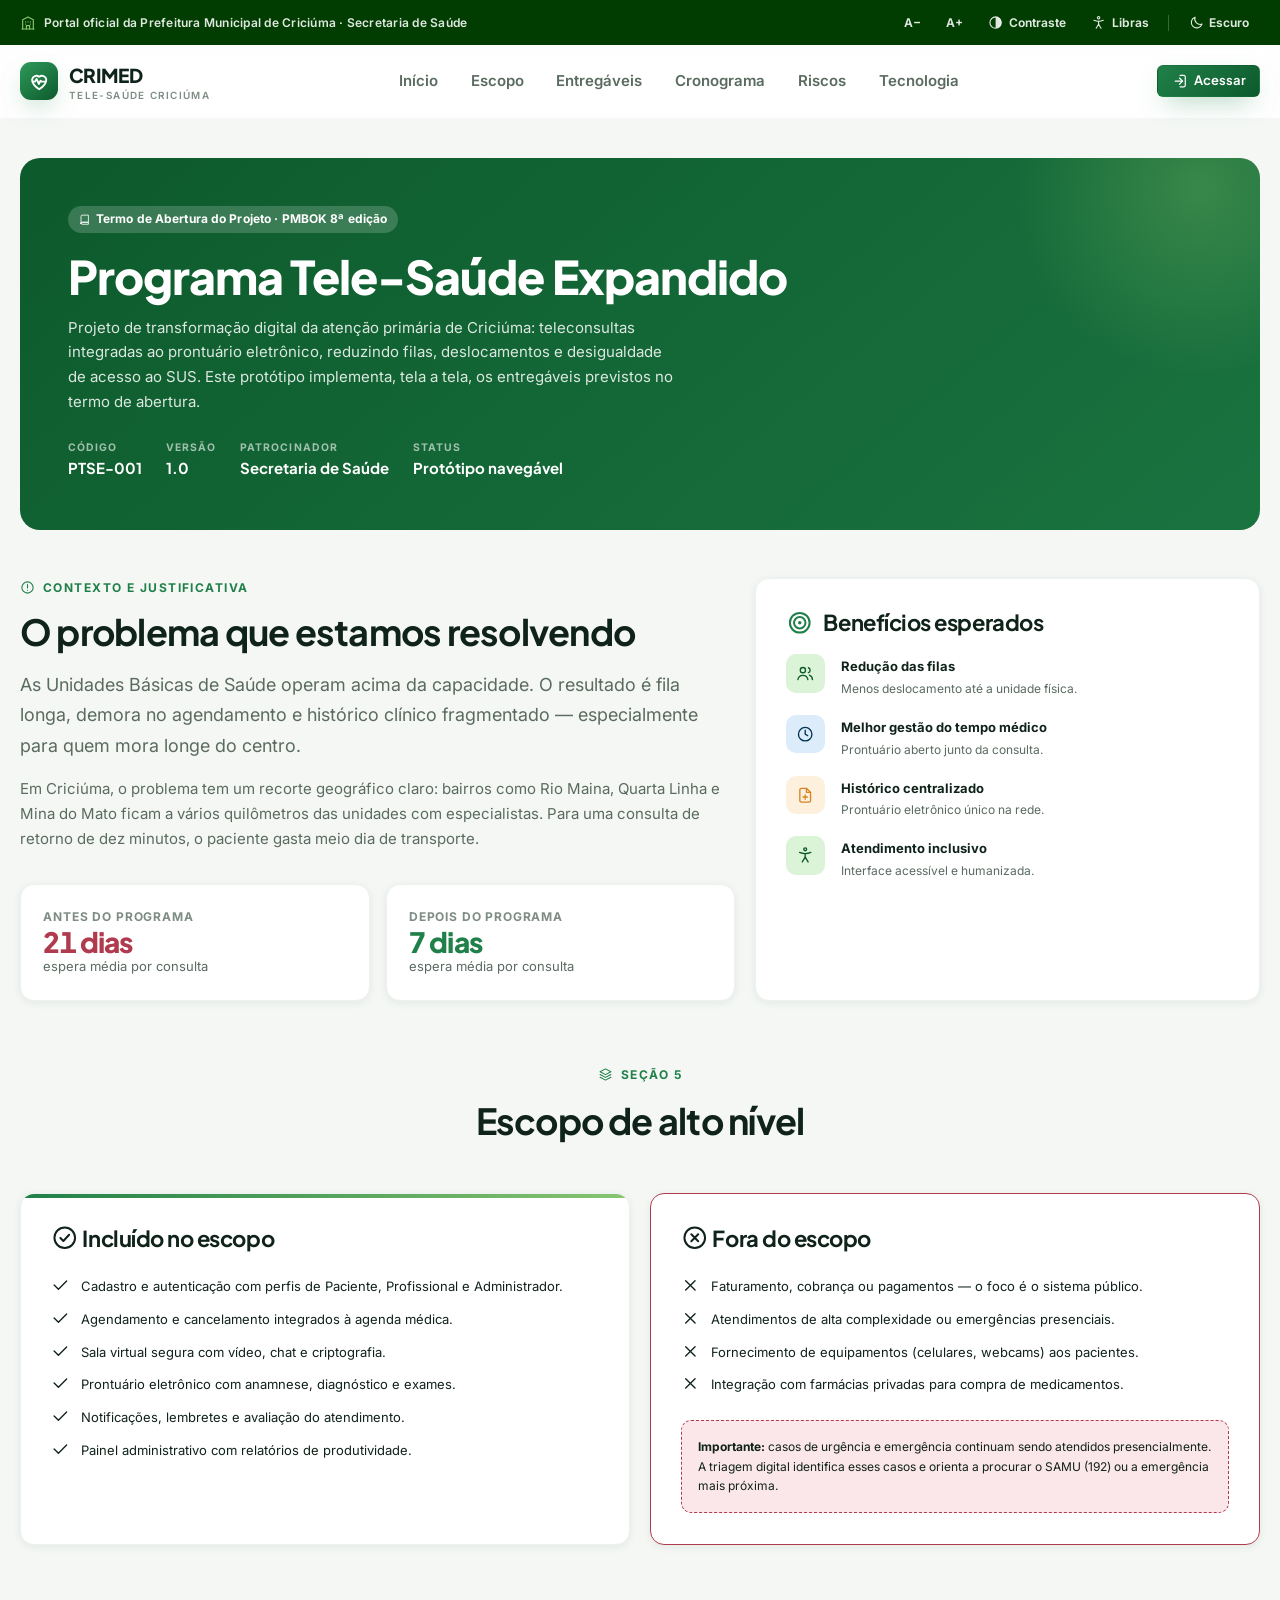
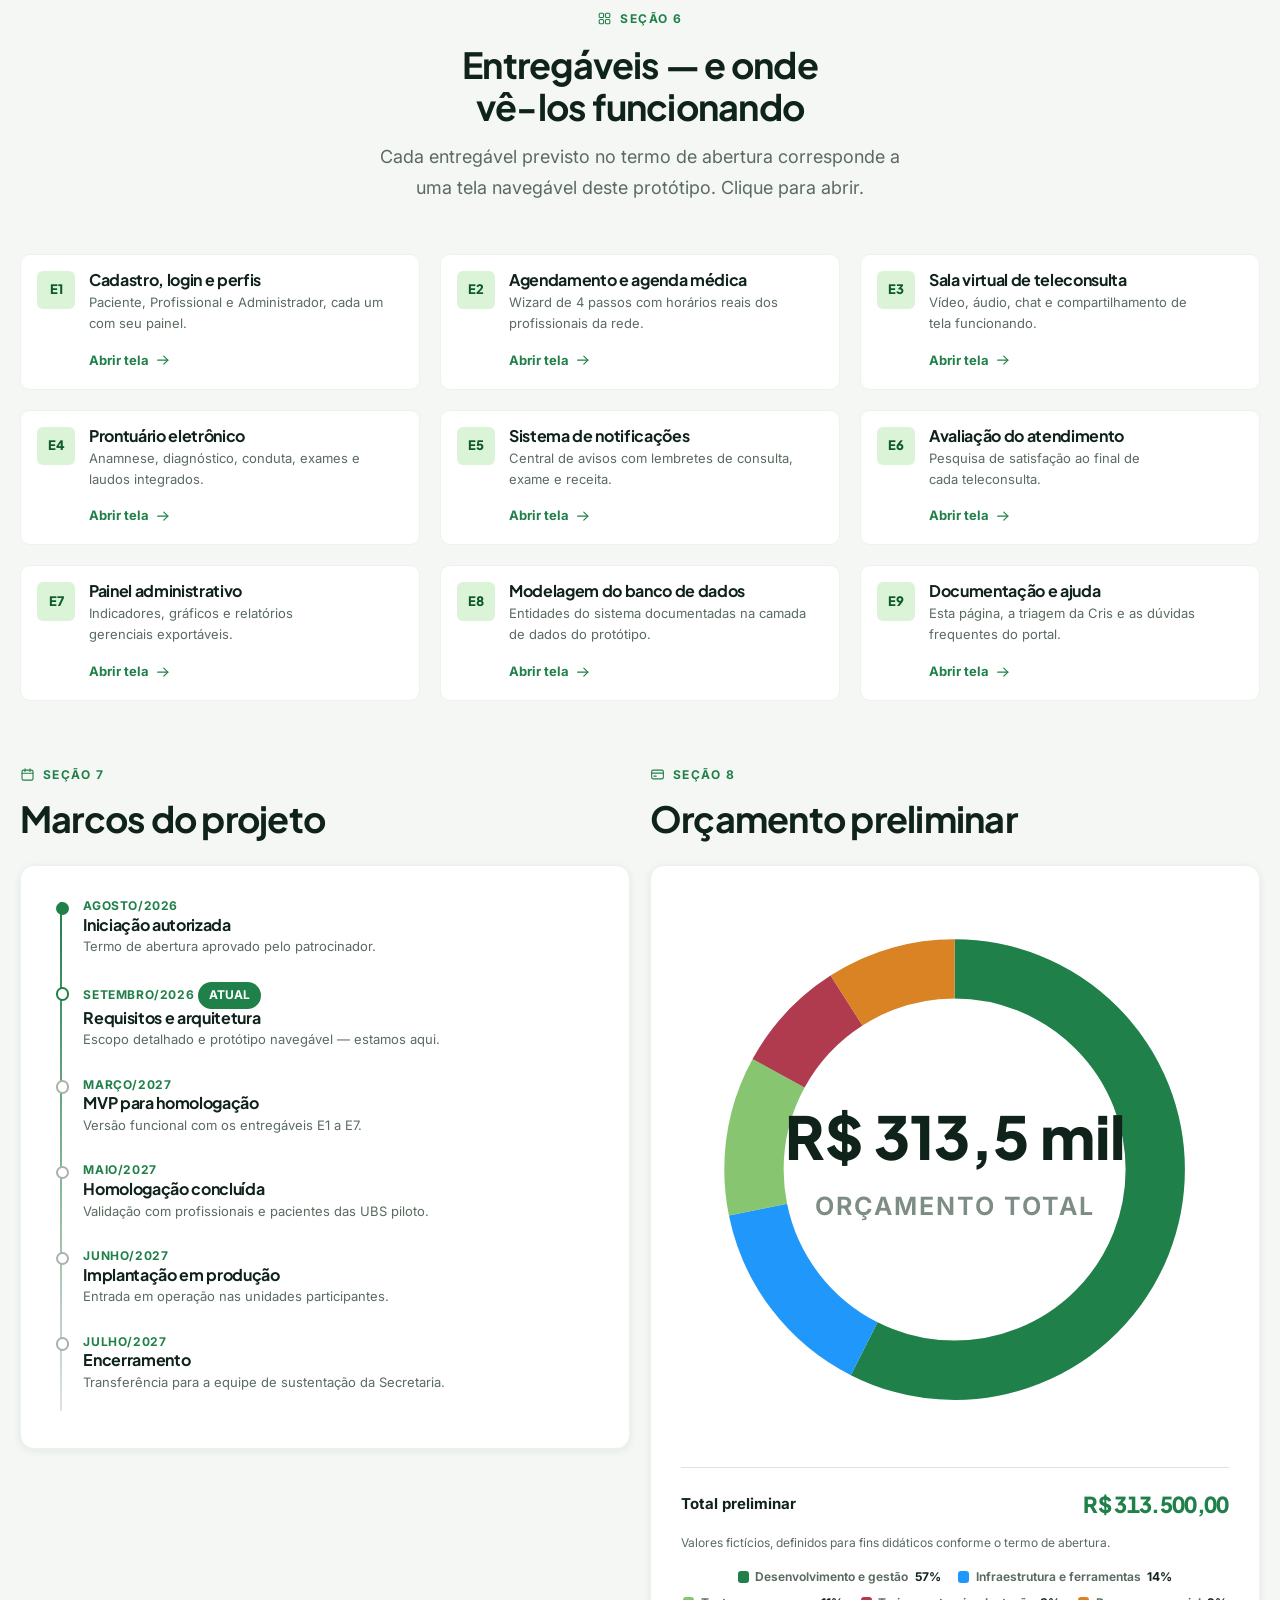
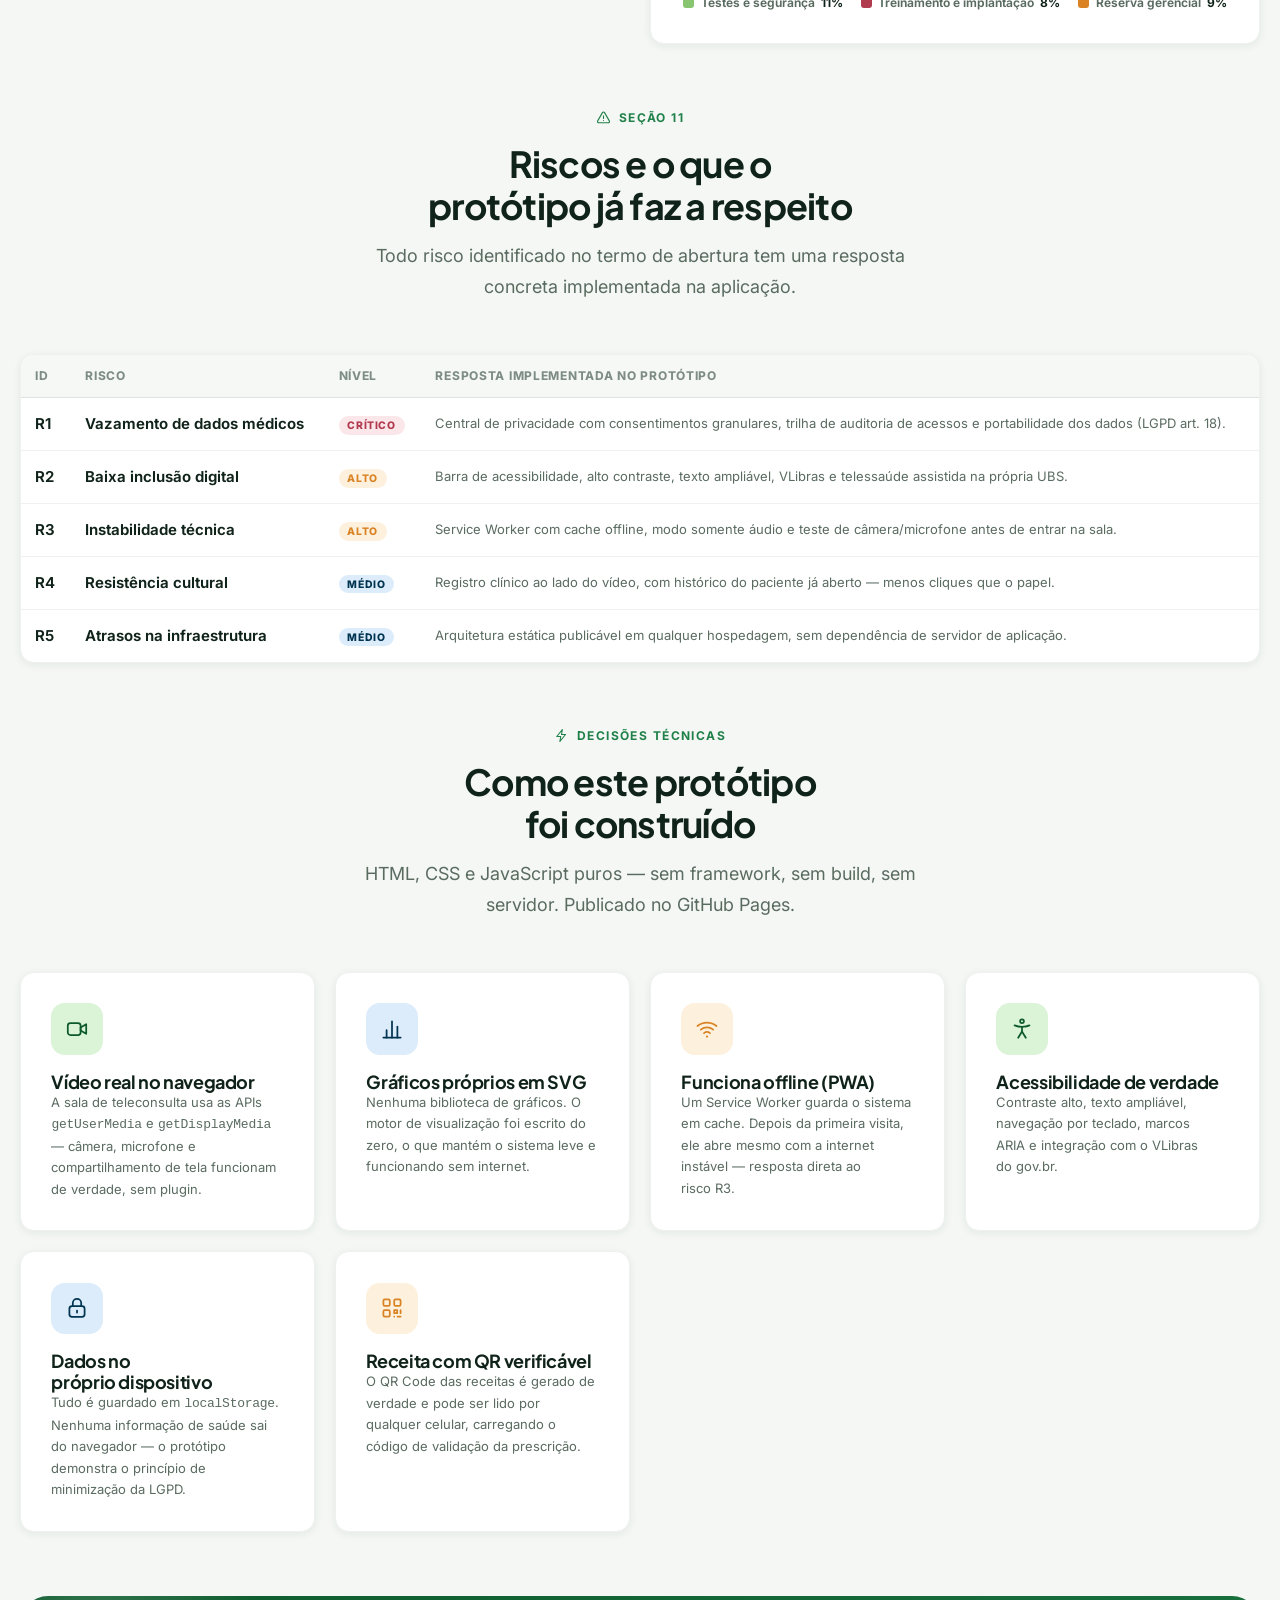
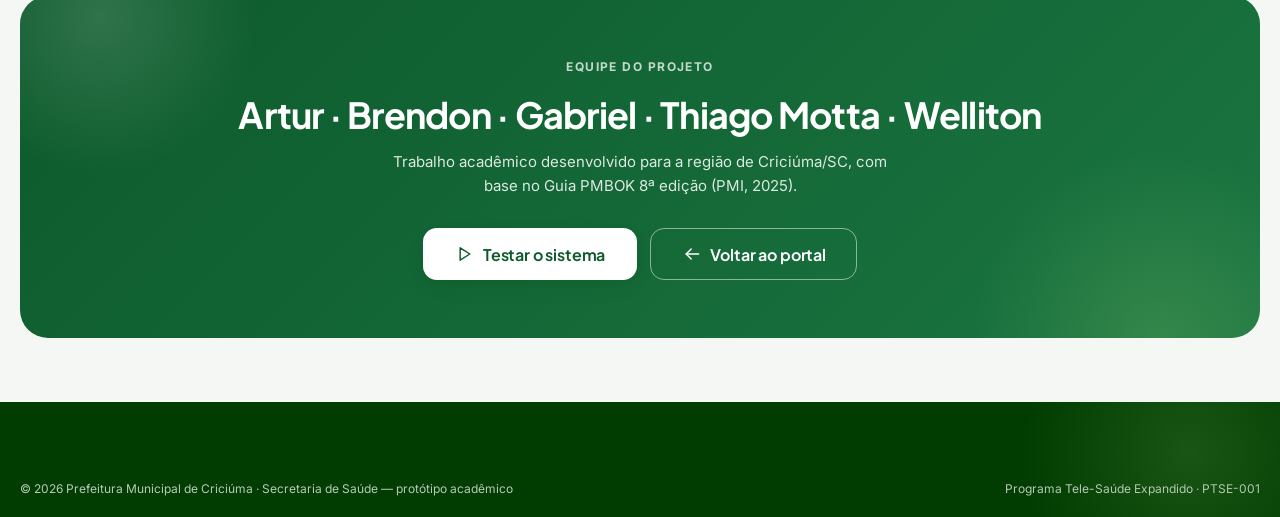
<file: sobre.html>
<!doctype html>
<html lang="pt-BR">
  <head>
    <meta charset="UTF-8" />
    <meta name="viewport" content="width=device-width, initial-scale=1.0" />
    <meta
      name="description"
      content="Termo de Abertura do Programa Tele-Saúde Expandido (PTSE-001) — objetivos, escopo, entregáveis, marcos, riscos e critérios de sucesso."
    />
    <meta name="theme-color" content="#208049" />
    <title>O Projeto · CRIMED</title>
    <link rel="manifest" href="manifest.json" />
    <link rel="icon" href="assets/img/favicon.svg" type="image/svg+xml" />
    <link rel="preconnect" href="https://fonts.googleapis.com" />
    <link rel="preconnect" href="https://fonts.gstatic.com" crossorigin />
    <link
      href="https://fonts.googleapis.com/css2?family=Inter:wght@400;500;600;700&family=Plus+Jakarta+Sans:wght@600;700;800&display=swap"
      rel="stylesheet"
    />
    <link rel="stylesheet" href="assets/css/base.css" />
    <link rel="stylesheet" href="assets/css/components.css" />
    <link rel="stylesheet" href="assets/css/layout.css" />
    <link rel="stylesheet" href="assets/css/pages.css" />
  </head>

  <body data-page="sobre">
    <a class="skip-link" href="#conteudo">Pular para o conteúdo</a>
    <div id="scroll-progress"></div>

    <div class="a11y-bar">
      <div class="a11y-inner">
        <span class="a11y-gov">
          <i data-ico="building"></i>
          Portal oficial da Prefeitura Municipal de Criciúma · Secretaria de Saúde
        </span>
        <div class="a11y-tools">
          <button class="a11y-btn" data-a11y="fonte-menos">A&minus;</button>
          <button class="a11y-btn" data-a11y="fonte-mais">A+</button>
          <button class="a11y-btn" data-a11y="contraste">
            <i data-ico="contrast"></i> Contraste
          </button>
          <button class="a11y-btn" data-a11y="libras">
            <i data-ico="accessibility"></i> Libras
          </button>
          <span class="a11y-sep"></span>
          <button class="a11y-btn" data-a11y="tema">
            <i data-ico="moon"></i><span class="a11y-tema-label">Escuro</span>
          </button>
        </div>
      </div>
    </div>

    <header class="navbar">
      <div class="navbar-inner">
        <a class="brand" href="index.html">
          <span class="brand-mark"><i data-ico="logo"></i></span>
          <span class="brand-text">CRIMED<small>Tele-Saúde Criciúma</small></span>
        </a>
        <nav class="nav-links" aria-label="Navegação principal">
          <a href="index.html">Início</a>
          <a href="#escopo">Escopo</a>
          <a href="#entregaveis">Entregáveis</a>
          <a href="#cronograma">Cronograma</a>
          <a href="#riscos">Riscos</a>
          <a href="#tecnologia">Tecnologia</a>
        </nav>
        <div class="nav-actions">
          <span id="voltar-painel"></span>
          <a href="acesso.html" class="btn btn-primary btn-sm">
            <i data-ico="log-in"></i> Acessar
          </a>
          <button class="nav-toggle" aria-label="Abrir menu"><i data-ico="menu"></i></button>
        </div>
      </div>
    </header>

    <main id="conteudo" class="wrap" style="padding: 2.5rem 0 4rem">
      <!-- ============================================================ CAPA -->
      <section class="doc-hero reveal">
        <span class="badge" style="background: rgba(255, 255, 255, 0.18); color: #fff">
          <i data-ico="book"></i> Termo de Abertura do Projeto · PMBOK 8ª edição
        </span>
        <h1 style="font-size: clamp(1.9rem, 1.3rem + 2vw, 2.9rem); margin-top: 1rem">
          Programa Tele-Saúde Expandido
        </h1>
        <p>
          Projeto de transformação digital da atenção primária de Criciúma:
          teleconsultas integradas ao prontuário eletrônico, reduzindo filas,
          deslocamentos e desigualdade de acesso ao SUS. Este protótipo
          implementa, tela a tela, os entregáveis previstos no termo de abertura.
        </p>

        <div class="doc-meta">
          <div><span>Código</span><strong>PTSE-001</strong></div>
          <div><span>Versão</span><strong>1.0</strong></div>
          <div><span>Patrocinador</span><strong>Secretaria de Saúde</strong></div>
          <div><span>Status</span><strong>Protótipo navegável</strong></div>
        </div>
      </section>

      <!-- ====================================================== JUSTIFICATIVA -->
      <section class="section" style="padding: 3rem 0 2rem">
        <div class="dash-grid">
          <div class="col-7 reveal">
            <span class="eyebrow"><i data-ico="alert-circle"></i> Contexto e justificativa</span>
            <h2 class="mt-1">O problema que estamos resolvendo</h2>
            <p class="lead mt-2">
              As Unidades Básicas de Saúde operam acima da capacidade. O
              resultado é fila longa, demora no agendamento e histórico clínico
              fragmentado — especialmente para quem mora longe do centro.
            </p>
            <p class="muted mt-2">
              Em Criciúma, o problema tem um recorte geográfico claro: bairros
              como Rio Maina, Quarta Linha e Mina do Mato ficam a vários
              quilômetros das unidades com especialistas. Para uma consulta de
              retorno de dez minutos, o paciente gasta meio dia de transporte.
            </p>

            <div class="auto-grid mt-4" style="--min: 160px; --gap: 1rem">
              <div class="card">
                <div class="kpi-label">Antes do programa</div>
                <div class="kpi-value" style="font-size: var(--t-2xl); color: var(--danger)">21 dias</div>
                <div class="small muted">espera média por consulta</div>
              </div>
              <div class="card">
                <div class="kpi-label">Depois do programa</div>
                <div class="kpi-value" style="font-size: var(--t-2xl); color: var(--brand)">7 dias</div>
                <div class="small muted">espera média por consulta</div>
              </div>
            </div>
          </div>

          <div class="col-5 reveal reveal-right">
            <div class="card card-pad-lg" style="height: 100%">
              <div class="card-head">
                <h3><i data-ico="target"></i> Benefícios esperados</h3>
              </div>
              <div class="stack" style="--gap: 1rem">
                <div class="row" style="align-items: flex-start">
                  <div class="icon-bubble icon-bubble-sm bub-brand"><i data-ico="users"></i></div>
                  <div>
                    <strong class="small">Redução das filas</strong>
                    <p class="tiny muted">Menos deslocamento até a unidade física.</p>
                  </div>
                </div>
                <div class="row" style="align-items: flex-start">
                  <div class="icon-bubble icon-bubble-sm bub-accent"><i data-ico="clock"></i></div>
                  <div>
                    <strong class="small">Melhor gestão do tempo médico</strong>
                    <p class="tiny muted">Prontuário aberto junto da consulta.</p>
                  </div>
                </div>
                <div class="row" style="align-items: flex-start">
                  <div class="icon-bubble icon-bubble-sm bub-warn"><i data-ico="file-medical"></i></div>
                  <div>
                    <strong class="small">Histórico centralizado</strong>
                    <p class="tiny muted">Prontuário eletrônico único na rede.</p>
                  </div>
                </div>
                <div class="row" style="align-items: flex-start">
                  <div class="icon-bubble icon-bubble-sm bub-brand"><i data-ico="accessibility"></i></div>
                  <div>
                    <strong class="small">Atendimento inclusivo</strong>
                    <p class="tiny muted">Interface acessível e humanizada.</p>
                  </div>
                </div>
              </div>
            </div>
          </div>
        </div>
      </section>

      <!-- ============================================================ ESCOPO -->
      <section id="escopo" class="section" style="padding: 2rem 0">
        <div class="section-head reveal">
          <span class="eyebrow"><i data-ico="layers"></i> Seção 5</span>
          <h2>Escopo de alto nível</h2>
        </div>

        <div class="dash-grid">
          <div class="col-6 reveal">
            <div class="card card-pad-lg card-accent" style="height: 100%">
              <h3 class="mb-3"><i data-ico="check-circle"></i> Incluído no escopo</h3>
              <ul class="stack" style="--gap: 0.7rem">
                <li class="row" style="align-items: flex-start">
                  <i data-ico="check" style="color: var(--brand)"></i>
                  <span class="small">Cadastro e autenticação com perfis de Paciente, Profissional e Administrador.</span>
                </li>
                <li class="row" style="align-items: flex-start">
                  <i data-ico="check" style="color: var(--brand)"></i>
                  <span class="small">Agendamento e cancelamento integrados à agenda médica.</span>
                </li>
                <li class="row" style="align-items: flex-start">
                  <i data-ico="check" style="color: var(--brand)"></i>
                  <span class="small">Sala virtual segura com vídeo, chat e criptografia.</span>
                </li>
                <li class="row" style="align-items: flex-start">
                  <i data-ico="check" style="color: var(--brand)"></i>
                  <span class="small">Prontuário eletrônico com anamnese, diagnóstico e exames.</span>
                </li>
                <li class="row" style="align-items: flex-start">
                  <i data-ico="check" style="color: var(--brand)"></i>
                  <span class="small">Notificações, lembretes e avaliação do atendimento.</span>
                </li>
                <li class="row" style="align-items: flex-start">
                  <i data-ico="check" style="color: var(--brand)"></i>
                  <span class="small">Painel administrativo com relatórios de produtividade.</span>
                </li>
              </ul>
            </div>
          </div>

          <div class="col-6 reveal">
            <div class="card card-pad-lg" style="height: 100%; border-color: var(--danger)">
              <h3 class="mb-3"><i data-ico="x-circle" style="color: var(--danger)"></i> Fora do escopo</h3>
              <ul class="stack" style="--gap: 0.7rem">
                <li class="row" style="align-items: flex-start">
                  <i data-ico="close" style="color: var(--danger)"></i>
                  <span class="small">Faturamento, cobrança ou pagamentos — o foco é o sistema público.</span>
                </li>
                <li class="row" style="align-items: flex-start">
                  <i data-ico="close" style="color: var(--danger)"></i>
                  <span class="small">Atendimentos de alta complexidade ou emergências presenciais.</span>
                </li>
                <li class="row" style="align-items: flex-start">
                  <i data-ico="close" style="color: var(--danger)"></i>
                  <span class="small">Fornecimento de equipamentos (celulares, webcams) aos pacientes.</span>
                </li>
                <li class="row" style="align-items: flex-start">
                  <i data-ico="close" style="color: var(--danger)"></i>
                  <span class="small">Integração com farmácias privadas para compra de medicamentos.</span>
                </li>
              </ul>
              <div class="resumo-box mt-3" style="border-color: var(--danger); background: var(--danger-soft)">
                <p class="tiny">
                  <strong>Importante:</strong> casos de urgência e emergência
                  continuam sendo atendidos presencialmente. A triagem digital
                  identifica esses casos e orienta a procurar o SAMU (192) ou a
                  emergência mais próxima.
                </p>
              </div>
            </div>
          </div>
        </div>
      </section>

      <!-- ====================================================== ENTREGÁVEIS -->
      <section id="entregaveis" class="section" style="padding: 2rem 0">
        <div class="section-head reveal">
          <span class="eyebrow"><i data-ico="grid"></i> Seção 6</span>
          <h2>Entregáveis — e onde vê-los funcionando</h2>
          <p>
            Cada entregável previsto no termo de abertura corresponde a uma tela
            navegável deste protótipo. Clique para abrir.
          </p>
        </div>

        <div class="auto-grid reveal" style="--min: 300px" id="entregaveis-grid"></div>
      </section>

      <!-- ======================================================= CRONOGRAMA -->
      <section id="cronograma" class="section" style="padding: 2rem 0">
        <div class="dash-grid">
          <div class="col-6 reveal">
            <span class="eyebrow"><i data-ico="calendar"></i> Seção 7</span>
            <h2 class="mt-1 mb-3">Marcos do projeto</h2>
            <div class="card card-pad-lg">
              <div class="timeline" id="marcos"></div>
            </div>
          </div>

          <div class="col-6 reveal">
            <span class="eyebrow"><i data-ico="credit-card"></i> Seção 8</span>
            <h2 class="mt-1 mb-3">Orçamento preliminar</h2>
            <div class="card card-pad-lg">
              <div id="grafico-orcamento"></div>
              <hr class="divider" />
              <div class="row-between">
                <span class="bold">Total preliminar</span>
                <span class="kpi-value" style="font-size: var(--t-xl); color: var(--brand)">
                  R$ 313.500,00
                </span>
              </div>
              <p class="tiny muted mt-2">
                Valores fictícios, definidos para fins didáticos conforme o
                termo de abertura.
              </p>
            </div>
          </div>
        </div>
      </section>

      <!-- =========================================================== RISCOS -->
      <section id="riscos" class="section" style="padding: 2rem 0">
        <div class="section-head reveal">
          <span class="eyebrow"><i data-ico="alert-triangle"></i> Seção 11</span>
          <h2>Riscos e o que o protótipo já faz a respeito</h2>
          <p>
            Todo risco identificado no termo de abertura tem uma resposta
            concreta implementada na aplicação.
          </p>
        </div>

        <div class="card card-flush reveal">
          <div class="table-wrap">
            <table class="table">
              <thead>
                <tr>
                  <th>ID</th>
                  <th>Risco</th>
                  <th>Nível</th>
                  <th>Resposta implementada no protótipo</th>
                </tr>
              </thead>
              <tbody id="tabela-riscos"></tbody>
            </table>
          </div>
        </div>
      </section>

      <!-- ====================================================== TECNOLOGIA -->
      <section id="tecnologia" class="section" style="padding: 2rem 0">
        <div class="section-head reveal">
          <span class="eyebrow"><i data-ico="zap"></i> Decisões técnicas</span>
          <h2>Como este protótipo foi construído</h2>
          <p>
            HTML, CSS e JavaScript puros — sem framework, sem build, sem
            servidor. Publicado no GitHub Pages.
          </p>
        </div>

        <div class="auto-grid reveal" style="--min: 250px">
          <div class="card card-pad-lg hover-lift">
            <div class="icon-bubble bub-brand"><i data-ico="video"></i></div>
            <h4 class="mt-2">Vídeo real no navegador</h4>
            <p class="small muted">
              A sala de teleconsulta usa as APIs <span class="mono">getUserMedia</span>
              e <span class="mono">getDisplayMedia</span> — câmera, microfone e
              compartilhamento de tela funcionam de verdade, sem plugin.
            </p>
          </div>
          <div class="card card-pad-lg hover-lift">
            <div class="icon-bubble bub-accent"><i data-ico="bar-chart"></i></div>
            <h4 class="mt-2">Gráficos próprios em SVG</h4>
            <p class="small muted">
              Nenhuma biblioteca de gráficos. O motor de visualização foi escrito
              do zero, o que mantém o sistema leve e funcionando sem internet.
            </p>
          </div>
          <div class="card card-pad-lg hover-lift">
            <div class="icon-bubble bub-warn"><i data-ico="wifi"></i></div>
            <h4 class="mt-2">Funciona offline (PWA)</h4>
            <p class="small muted">
              Um Service Worker guarda o sistema em cache. Depois da primeira
              visita, ele abre mesmo com a internet instável — resposta direta
              ao risco R3.
            </p>
          </div>
          <div class="card card-pad-lg hover-lift">
            <div class="icon-bubble bub-brand"><i data-ico="accessibility"></i></div>
            <h4 class="mt-2">Acessibilidade de verdade</h4>
            <p class="small muted">
              Contraste alto, texto ampliável, navegação por teclado, marcos ARIA
              e integração com o VLibras do gov.br.
            </p>
          </div>
          <div class="card card-pad-lg hover-lift">
            <div class="icon-bubble bub-accent"><i data-ico="lock"></i></div>
            <h4 class="mt-2">Dados no próprio dispositivo</h4>
            <p class="small muted">
              Tudo é guardado em <span class="mono">localStorage</span>. Nenhuma
              informação de saúde sai do navegador — o protótipo demonstra o
              princípio de minimização da LGPD.
            </p>
          </div>
          <div class="card card-pad-lg hover-lift">
            <div class="icon-bubble bub-warn"><i data-ico="qr"></i></div>
            <h4 class="mt-2">Receita com QR verificável</h4>
            <p class="small muted">
              O QR Code das receitas é gerado de verdade e pode ser lido por
              qualquer celular, carregando o código de validação da prescrição.
            </p>
          </div>
        </div>
      </section>

      <!-- ============================================================ EQUIPE -->
      <section class="section" style="padding: 2rem 0 0">
        <div class="cta-band reveal">
          <span class="eyebrow" style="color: rgba(255, 255, 255, 0.75)">Equipe do projeto</span>
          <h2 class="mt-2">Artur · Brendon · Gabriel · Thiago Motta · Welliton</h2>
          <p>
            Trabalho acadêmico desenvolvido para a região de Criciúma/SC, com
            base no Guia PMBOK 8ª edição (PMI, 2025).
          </p>
          <div class="cta-actions">
            <a href="acesso.html" class="btn btn-white btn-lg">
              <i data-ico="play"></i> Testar o sistema
            </a>
            <a href="index.html" class="btn btn-lg btn-outline" style="color: #fff; border-color: rgba(255, 255, 255, 0.5)">
              <i data-ico="arrow-left"></i> Voltar ao portal
            </a>
          </div>
        </div>
      </section>
    </main>

    <footer class="footer">
      <div class="wrap">
        <div class="footer-bottom" style="border-top: none">
          <span>
            © 2026 Prefeitura Municipal de Criciúma · Secretaria de Saúde —
            protótipo acadêmico
          </span>
          <span>Programa Tele-Saúde Expandido · PTSE-001</span>
        </div>
      </div>
    </footer>

    <div id="toast-container"></div>

    <script src="assets/js/icons.js"></script>
    <script src="assets/js/data.js"></script>
    <script src="assets/js/core.js"></script>
    <script src="assets/js/charts.js"></script>
    <script src="assets/js/app.js"></script>
    <script>
      /* ------------------------------------------------- conteúdo da página */
      document.addEventListener("DOMContentLoaded", function () {
        var U = UI.u;

        /* botão de volta ao painel, se houver sessão ativa */
        var s = DB.sessao();
        if (s) {
          document.getElementById("voltar-painel").innerHTML =
            '<a href="' + (s.home || "dashboard.html") +
            '" class="btn btn-outline btn-sm nav-desktop-only">' +
            Icon.svg("grid") + "Meu painel</a>";
        }

        /* ---------------------------------------------------- entregáveis */
        var entregaveis = [
          { id: "E1", t: "Cadastro, login e perfis", d: "Paciente, Profissional e Administrador, cada um com seu painel.", href: "acesso.html", ico: "log-in" },
          { id: "E2", t: "Agendamento e agenda médica", d: "Wizard de 4 passos com horários reais dos profissionais da rede.", href: "consultas.html", ico: "calendar-plus" },
          { id: "E3", t: "Sala virtual de teleconsulta", d: "Vídeo, áudio, chat e compartilhamento de tela funcionando.", href: "teleconsulta.html", ico: "video" },
          { id: "E4", t: "Prontuário eletrônico", d: "Anamnese, diagnóstico, conduta, exames e laudos integrados.", href: "prontuarios.html", ico: "file-medical" },
          { id: "E5", t: "Sistema de notificações", d: "Central de avisos com lembretes de consulta, exame e receita.", href: "dashboard.html", ico: "bell" },
          { id: "E6", t: "Avaliação do atendimento", d: "Pesquisa de satisfação ao final de cada teleconsulta.", href: "dashboard.html", ico: "star" },
          { id: "E7", t: "Painel administrativo", d: "Indicadores, gráficos e relatórios gerenciais exportáveis.", href: "admin.html", ico: "bar-chart" },
          { id: "E8", t: "Modelagem do banco de dados", d: "Entidades do sistema documentadas na camada de dados do protótipo.", href: "#modelo", ico: "layers" },
          { id: "E9", t: "Documentação e ajuda", d: "Esta página, a triagem da Cris e as dúvidas frequentes do portal.", href: "index.html#duvidas", ico: "book" },
        ];

        document.getElementById("entregaveis-grid").innerHTML = entregaveis
          .map(function (e) {
            return (
              '<a class="entrega-card hover-lift" href="' + e.href + '">' +
              '<span class="entrega-id">' + e.id + "</span>" +
              "<div><h5>" + U.esc(e.t) + "</h5>" +
              "<p>" + U.esc(e.d) + "</p>" +
              '<span class="svc-link">Abrir tela ' + Icon.svg("arrow-right") + "</span></div></a>"
            );
          })
          .join("");

        /* -------------------------------------------------------- marcos */
        var marcos = [
          { d: "Agosto/2026", t: "Iniciação autorizada", s: "Termo de abertura aprovado pelo patrocinador.", st: "done" },
          { d: "Setembro/2026", t: "Requisitos e arquitetura", s: "Escopo detalhado e protótipo navegável — estamos aqui.", st: "now" },
          { d: "Março/2027", t: "MVP para homologação", s: "Versão funcional com os entregáveis E1 a E7.", st: "future" },
          { d: "Maio/2027", t: "Homologação concluída", s: "Validação com profissionais e pacientes das UBS piloto.", st: "future" },
          { d: "Junho/2027", t: "Implantação em produção", s: "Entrada em operação nas unidades participantes.", st: "future" },
          { d: "Julho/2027", t: "Encerramento", s: "Transferência para a equipe de sustentação da Secretaria.", st: "future" },
        ];
        document.getElementById("marcos").innerHTML = marcos
          .map(function (m) {
            return (
              '<div class="timeline-item ' +
              (m.st === "done" ? "is-done" : m.st === "future" ? "is-future" : "") + '">' +
              '<div class="timeline-date">' + m.d +
              (m.st === "now" ? ' <span class="badge badge-brand">atual</span>' : "") + "</div>" +
              "<h5>" + m.t + "</h5><p class='small muted'>" + m.s + "</p></div>"
            );
          })
          .join("");

        /* ----------------------------------------------------- orçamento */
        Chart.donut(document.getElementById("grafico-orcamento"), {
          dados: [
            { nome: "Desenvolvimento e gestão", valor: 180000 },
            { nome: "Infraestrutura e ferramentas", valor: 45000 },
            { nome: "Testes e segurança", valor: 35000 },
            { nome: "Treinamento e implantação", valor: 25000 },
            { nome: "Reserva gerencial", valor: 28500 },
          ],
          centroValor: "R$ 313,5 mil",
          centroLabel: "orçamento total",
        });

        /* --------------------------------------------------------- riscos */
        var riscos = [
          { id: "R1", r: "Vazamento de dados médicos", n: "Crítico", resp: "Central de privacidade com consentimentos granulares, trilha de auditoria de acessos e portabilidade dos dados (LGPD art. 18)." },
          { id: "R2", r: "Baixa inclusão digital", n: "Alto", resp: "Barra de acessibilidade, alto contraste, texto ampliável, VLibras e telessaúde assistida na própria UBS." },
          { id: "R3", r: "Instabilidade técnica", n: "Alto", resp: "Service Worker com cache offline, modo somente áudio e teste de câmera/microfone antes de entrar na sala." },
          { id: "R4", r: "Resistência cultural", n: "Médio", resp: "Registro clínico ao lado do vídeo, com histórico do paciente já aberto — menos cliques que o papel." },
          { id: "R5", r: "Atrasos na infraestrutura", n: "Médio", resp: "Arquitetura estática publicável em qualquer hospedagem, sem dependência de servidor de aplicação." },
        ];
        document.getElementById("tabela-riscos").innerHTML = riscos
          .map(function (x) {
            return (
              "<tr><td class='td-strong'>" + x.id + "</td>" +
              "<td class='td-strong'>" + U.esc(x.r) + "</td>" +
              "<td><span class='risco-badge risco-" + x.n + "'>" + x.n + "</span></td>" +
              "<td class='small muted'>" + U.esc(x.resp) + "</td></tr>"
            );
          })
          .join("");

        UI.reveal();
      });
    </script>
  </body>
</html>
</file>
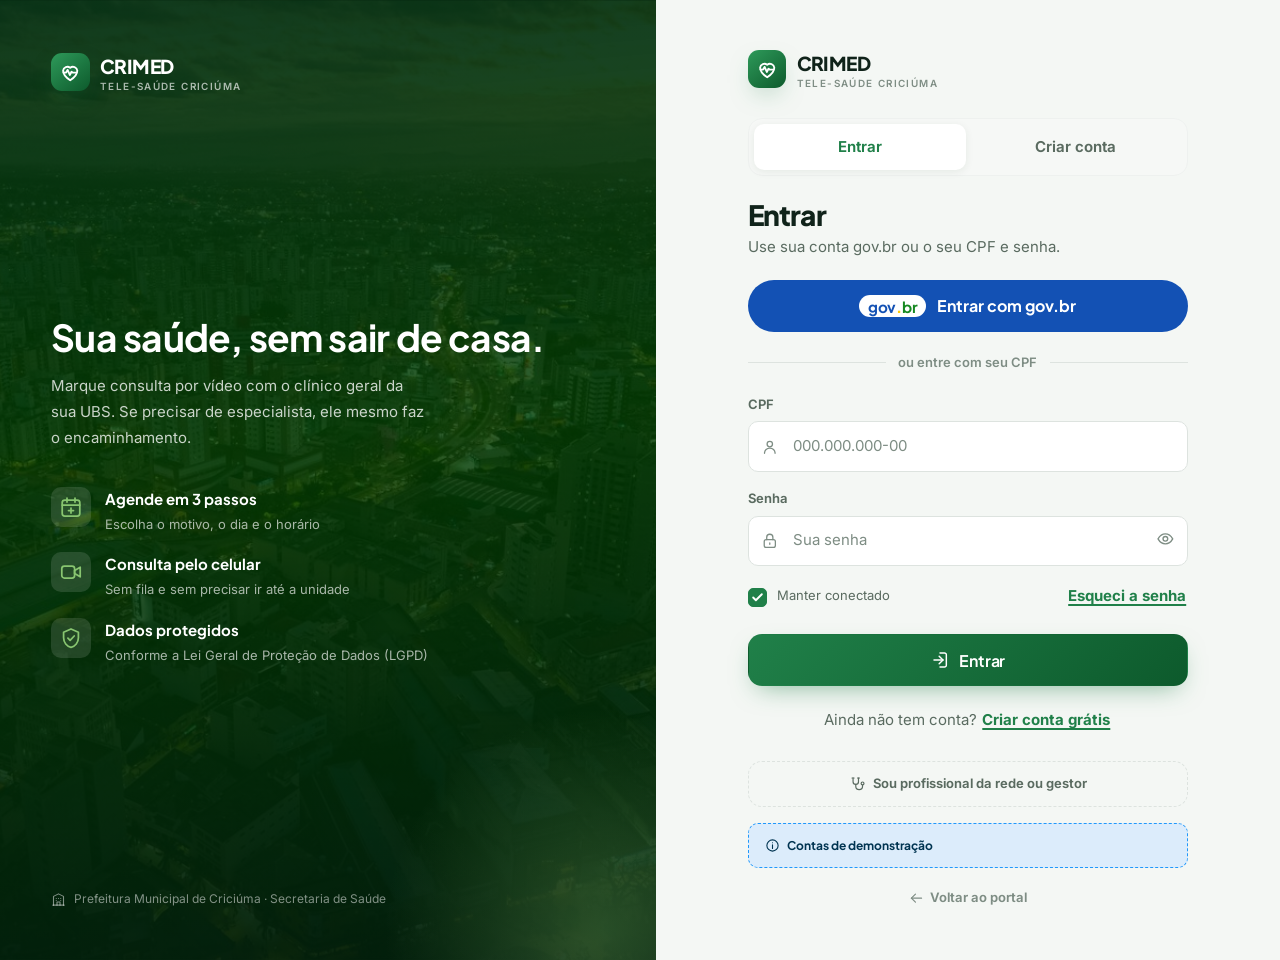
<file: teleconsulta.html>
<!doctype html>
<html lang="pt-BR">
  <head>
    <meta charset="UTF-8" />
    <meta name="viewport" content="width=device-width, initial-scale=1.0" />
    <meta name="theme-color" content="#013D00" />
    <title>Sala de Teleconsulta · CRIMED</title>
    <link rel="manifest" href="manifest.json" />
    <link rel="icon" href="assets/img/favicon.svg" type="image/svg+xml" />
    <link rel="preconnect" href="https://fonts.googleapis.com" />
    <link rel="preconnect" href="https://fonts.gstatic.com" crossorigin />
    <link
      href="https://fonts.googleapis.com/css2?family=Inter:wght@400;500;600;700&family=JetBrains+Mono:wght@500;700&family=Plus+Jakarta+Sans:wght@600;700;800&display=swap"
      rel="stylesheet"
    />
    <link rel="stylesheet" href="assets/css/base.css" />
    <link rel="stylesheet" href="assets/css/components.css" />
    <link rel="stylesheet" href="assets/css/layout.css" />
    <link rel="stylesheet" href="assets/css/pages.css" />
  </head>

  <body data-page="teleconsulta" class="call-page">
    <!-- ============================================================= TOPO -->
    <header class="call-top">
      <a class="brand brand-light" href="dashboard.html" id="voltar-link">
        <span class="brand-mark"><i data-ico="logo"></i></span>
        <span class="brand-text">CRIMED<small>Sala de teleconsulta</small></span>
      </a>

      <div class="row" style="gap: 0.75rem; flex-wrap: wrap">
        <span class="call-status" id="call-status">
          <span class="dot dot-live"></span>
          <span id="call-status-texto">Aguardando conexão</span>
          <span class="call-timer" id="call-timer">00:00</span>
        </span>
        <span class="call-secure">
          <i data-ico="lock"></i> Criptografada ponta a ponta
        </span>
      </div>
    </header>

    <!-- ============================================================ CORPO -->
    <div class="call-body">
      <!-- ---------------------------------------------------------- PALCO -->
      <section class="call-stage" id="call-stage">
        <!-- tela de preparação -->
        <div class="call-prep" id="call-prep">
          <div>
            <span class="badge badge-brand mb-2" id="prep-consulta-badge">
              <i data-ico="calendar-check"></i> Carregando consulta…
            </span>
            <h2 id="prep-titulo">Vamos preparar sua consulta</h2>
            <p id="prep-sub">
              Antes de entrar, vamos verificar se sua câmera e seu microfone
              estão funcionando. Nada é gravado.
            </p>

            <div class="prep-video-box">
              <video id="prep-video" autoplay playsinline muted></video>
              <div class="call-self-off" id="prep-video-off">
                <i data-ico="video-off"></i>
                <span>Câmera desligada</span>
              </div>
            </div>

            <div class="call-prep-check">
              <span class="prep-item is-bad" id="chk-camera">
                <i data-ico="video"></i> Câmera
              </span>
              <span class="prep-item is-bad" id="chk-mic">
                <i data-ico="mic"></i> Microfone
              </span>
              <span class="prep-item" id="chk-rede">
                <i data-ico="wifi"></i> Conexão estável
              </span>
            </div>

            <div class="row" style="justify-content: center; gap: 0.6rem; flex-wrap: wrap">
              <button class="btn btn-white" id="btn-testar">
                <i data-ico="play"></i> Testar câmera e microfone
              </button>
              <button class="btn btn-primary btn-lg pulse" id="btn-entrar">
                <i data-ico="video"></i> Entrar na consulta
              </button>
            </div>
            <p class="tiny mt-3" style="color: rgba(255, 255, 255, 0.45)">
              Sem câmera? Você pode entrar apenas com áudio — a consulta
              funciona do mesmo jeito.
            </p>
          </div>
        </div>

        <!-- chamada em andamento -->
        <span class="call-badge-live hidden" id="badge-live">
          <span class="dot dot-live"></span> Ao vivo · não gravado
        </span>

        <div class="call-remote hidden" id="call-remote">
          <div>
            <div class="call-remote-avatar" id="remote-iniciais">—</div>
            <h3 id="remote-nome">—</h3>
            <p id="remote-sub">—</p>
            <div class="call-wave" id="remote-wave">
              <i></i><i></i><i></i><i></i><i></i><i></i><i></i>
            </div>
            <p class="tiny mt-2" style="color: rgba(255, 255, 255, 0.4)">
              Vídeo do profissional simulado neste protótipo
            </p>
          </div>
        </div>

        <div class="call-self hidden" id="call-self">
          <video id="self-video" autoplay playsinline muted></video>
          <div class="call-self-off" id="self-off">
            <i data-ico="video-off"></i>
            <span>Câmera desligada</span>
          </div>
          <span class="call-self-tag" id="self-tag">Você</span>
        </div>
      </section>

      <!-- --------------------------------------------------- PAINEL LATERAL -->
      <aside class="call-side">
        <div class="call-side-tabs">
          <button class="call-side-tab is-active" data-cpane="chat">
            <i data-ico="message"></i> Chat
          </button>
          <button class="call-side-tab" data-cpane="info">
            <i data-ico="clipboard"></i> Dados
          </button>
          <button class="call-side-tab" data-cpane="notas" id="tab-notas">
            <i data-ico="edit"></i> Registro
          </button>
        </div>

        <!-- chat -->
        <div class="call-pane is-active" data-cpane="chat">
          <div class="call-pane-body" id="chat-body"></div>
          <form class="chat-compose" id="chat-form">
            <input
              type="text"
              id="chat-input"
              placeholder="Escreva uma mensagem…"
              autocomplete="off"
              aria-label="Mensagem"
            />
            <button type="submit" aria-label="Enviar"><i data-ico="send"></i></button>
          </form>
        </div>

        <!-- dados -->
        <div class="call-pane" data-cpane="info">
          <div class="call-pane-body" id="info-body"></div>
        </div>

        <!-- registro clínico -->
        <div class="call-pane" data-cpane="notas">
          <div class="call-pane-body">
            <div id="notas-header"></div>
            <textarea
              class="call-note"
              id="nota-anamnese"
              placeholder="Anamnese — queixa principal, história da doença atual…"
            ></textarea>
            <textarea
              class="call-note mt-2"
              id="nota-avaliacao"
              placeholder="Avaliação e hipótese diagnóstica…"
            ></textarea>
            <textarea
              class="call-note mt-2"
              id="nota-conduta"
              placeholder="Conduta, prescrição e orientações…"
            ></textarea>
            <button class="btn btn-primary btn-block mt-3" id="btn-salvar-nota">
              <i data-ico="check"></i> Salvar no prontuário
            </button>
            <button class="btn btn-outline btn-block mt-2 hidden" id="btn-encaminhar" style="color:#fff;border-color:rgba(255,255,255,.35)">
              <i data-ico="arrow-up-right"></i> Encaminhar para especialista
            </button>
            <p class="tiny mt-2" style="color: rgba(255, 255, 255, 0.4)">
              O registro é assinado eletronicamente e fica disponível ao
              paciente imediatamente após o encerramento.
            </p>
          </div>
        </div>
      </aside>
    </div>

    <!-- ========================================================= CONTROLES -->
    <div class="call-controls hidden" id="call-controls">
      <button class="call-btn" id="ctl-mic" data-tip="Microfone"><i data-ico="mic"></i></button>
      <button class="call-btn" id="ctl-cam" data-tip="Câmera"><i data-ico="video"></i></button>
      <button class="call-btn" id="ctl-tela" data-tip="Compartilhar tela"><i data-ico="screen-share"></i></button>
      <button class="call-btn" id="ctl-chat" data-tip="Chat"><i data-ico="message"></i></button>
      <button class="call-btn call-btn-end" id="ctl-sair" data-tip="Encerrar">
        <i data-ico="phone-off"></i>
      </button>
    </div>

    <!-- ================================================= MODAL DE ENCERRAMENTO -->
    <div class="modal" id="modal-fim">
      <div class="modal-box">
        <div class="modal-head center">
          <div class="icon-bubble icon-bubble-lg bub-solid" style="margin: 0 auto 1rem">
            <i data-ico="check"></i>
          </div>
          <h3 style="justify-content: center">Teleconsulta encerrada</h3>
          <p id="fim-resumo"></p>
        </div>
        <div id="fim-corpo"></div>
        <div class="modal-foot" style="justify-content: center">
          <a class="btn btn-outline" href="prontuarios.html" id="fim-prontuario">
            <i data-ico="file-medical"></i> Ver prontuário
          </a>
          <button class="btn btn-primary" id="fim-avaliar">
            <i data-ico="star"></i> Avaliar atendimento
          </button>
        </div>
      </div>
    </div>

    <div id="toast-container"></div>

    <script src="assets/js/icons.js"></script>
    <script src="assets/js/data.js"></script>
    <script src="assets/js/core.js"></script>
    <script src="assets/js/app.js"></script>
    <script src="assets/js/teleconsulta.js"></script>
  </body>
</html>
</file>
<file: assets/css/base.css>
/* ============================================================================
   CRIMED · Tele-Saúde Criciúma
   base.css — Reset, design tokens, tipografia, utilitários e animações

   Paleta institucional extraída do portal oficial da Prefeitura Municipal
   de Criciúma (criciuma.sc.gov.br): verde #208049 / #013D00, azul #003451,
   vinho #B13B4E.
   ========================================================================= */

/* ----------------------------------------------------------------- RESET */
*,
*::before,
*::after {
  margin: 0;
  padding: 0;
  box-sizing: border-box;
}

html {
  scroll-behavior: smooth;
  -webkit-text-size-adjust: 100%;
  font-size: var(--root-size, 100%);
}

img,
svg,
video {
  display: block;
  max-width: 100%;
}

button,
input,
select,
textarea {
  font: inherit;
  color: inherit;
}

button {
  background: none;
  border: none;
  cursor: pointer;
}

a {
  color: inherit;
  text-decoration: none;
}

ul,
ol {
  list-style: none;
}

table {
  border-collapse: collapse;
  width: 100%;
}

:focus-visible {
  outline: 3px solid var(--focus-ring);
  outline-offset: 2px;
  border-radius: 4px;
}

::selection {
  background: var(--brand-300);
  color: var(--green-900);
}

/* ---------------------------------------------------------------- TOKENS */
:root {
  /* — Paleta institucional Criciúma — */
  --green-900: #013d00;
  --green-800: #0d5a2c;
  --green-700: #14663a;
  --green-600: #208049; /* primária */
  --green-500: #2e9a5a;
  --green-400: #4fb173;
  --green-300: #88c570;
  --green-200: #b6e0a8;
  --green-100: #dbf3d7;
  --green-50: #eef9ec;

  --blue-900: #003451;
  --blue-700: #0a5478;
  --blue-500: #2098fb;
  --blue-300: #74beff;
  --blue-100: #dcecfb;

  --wine-600: #b13b4e;
  --wine-500: #c94a5e;
  --wine-100: #fbe6ea;

  --amber-500: #d98324;
  --amber-100: #fdf0dd;

  /* — Neutros — */
  --ink-900: #10231a;
  --ink-700: #2d4133;
  --ink-500: #5a6b60;
  --ink-400: #7e8d84;
  --ink-300: #a8b3ac;
  --ink-200: #dde3df;
  --ink-100: #eef1ef;
  --ink-50: #f6f8f6;
  --white: #ffffff;

  /* — Papéis semânticos (tema claro) — */
  --brand: var(--green-600);
  --brand-strong: var(--green-800);
  --brand-soft: var(--green-100);
  --brand-300: var(--green-300);
  --accent: var(--blue-500);
  --accent-deep: var(--blue-900);
  --danger: var(--wine-600);
  --danger-soft: var(--wine-100);
  --warn: var(--amber-500);
  --warn-soft: var(--amber-100);
  --ok: var(--green-600);
  --ok-soft: var(--green-100);

  --bg: #f4f7f4;
  --bg-alt: var(--white);
  --surface: var(--white);
  --surface-2: var(--ink-50);
  --surface-3: var(--ink-100);
  --sidebar-bg: linear-gradient(170deg, #01411b 0%, #013d00 55%, #012b12 100%);
  --text: var(--ink-900);
  --text-soft: var(--ink-500);
  --text-mute: var(--ink-400);
  --line: var(--ink-200);
  --line-soft: var(--ink-100);
  --focus-ring: var(--blue-500);
  --on-brand: #ffffff;

  /* — Sombras — */
  --sh-xs: 0 1px 2px rgba(1, 61, 0, 0.06);
  --sh-sm: 0 2px 8px rgba(1, 61, 0, 0.07);
  --sh-md: 0 8px 24px -8px rgba(1, 61, 0, 0.16), 0 2px 6px rgba(1, 61, 0, 0.05);
  --sh-lg: 0 20px 48px -18px rgba(1, 61, 0, 0.3), 0 4px 12px rgba(1, 61, 0, 0.06);
  --sh-xl: 0 32px 70px -24px rgba(1, 61, 0, 0.4);
  --sh-brand: 0 10px 26px -10px rgba(32, 128, 73, 0.55);

  /* — Raios — */
  --r-xs: 6px;
  --r-sm: 10px;
  --r-md: 14px;
  --r-lg: 20px;
  --r-xl: 28px;
  --r-full: 999px;

  /* — Escala tipográfica — */
  --font-sans: "Inter", -apple-system, BlinkMacSystemFont, "Segoe UI", Roboto,
    "Helvetica Neue", Arial, sans-serif;
  --font-display: "Plus Jakarta Sans", var(--font-sans);
  --font-mono: "JetBrains Mono", ui-monospace, "SF Mono", Menlo, Consolas,
    monospace;

  --t-xs: 0.75rem;
  --t-sm: 0.8125rem;
  --t-base: 0.9375rem;
  --t-md: 1rem;
  --t-lg: 1.125rem;
  --t-xl: 1.375rem;
  --t-2xl: 1.75rem;
  --t-3xl: 2.25rem;
  --t-4xl: clamp(2.25rem, 1.2rem + 3.2vw, 3.6rem);

  /* — Espaço / layout — */
  --gut: clamp(1.25rem, 5vw, 5rem);
  --maxw: 1240px;
  --sidebar-w: 272px;
  --header-h: 72px;

  /* — Movimento — */
  --ease: cubic-bezier(0.4, 0, 0.2, 1);
  --ease-out: cubic-bezier(0.16, 1, 0.3, 1);
  --ease-spring: cubic-bezier(0.34, 1.56, 0.64, 1);
  --dur: 0.28s;
}

/* ------------------------------------------------------------ TEMA ESCURO */
[data-theme="dark"] {
  --bg: #0b1410;
  --bg-alt: #101c16;
  --surface: #13211a;
  --surface-2: #182a20;
  --surface-3: #1f3529;
  --sidebar-bg: linear-gradient(170deg, #0d1f15 0%, #09150f 100%);
  --text: #e8f1ea;
  --text-soft: #a6b8ac;
  --text-mute: #7d8f84;
  --line: #24382c;
  --line-soft: #1c2c23;
  --brand: #46b06e;
  --brand-strong: #6cc98c;
  --brand-soft: #16301f;
  --brand-300: #6cc98c;
  --accent: #58b4ff;
  --accent-deep: #9ad2ff;
  --danger: #e2717f;
  --danger-soft: #3a1d23;
  --warn: #e8a34e;
  --warn-soft: #3a2a15;
  --ok: #46b06e;
  --ok-soft: #16301f;
  --on-brand: #04170c;

  --sh-xs: 0 1px 2px rgba(0, 0, 0, 0.4);
  --sh-sm: 0 2px 8px rgba(0, 0, 0, 0.4);
  --sh-md: 0 8px 24px -8px rgba(0, 0, 0, 0.6), 0 2px 6px rgba(0, 0, 0, 0.3);
  --sh-lg: 0 20px 48px -18px rgba(0, 0, 0, 0.75);
  --sh-xl: 0 32px 70px -24px rgba(0, 0, 0, 0.85);
  --sh-brand: 0 10px 26px -12px rgba(70, 176, 110, 0.5);
  color-scheme: dark;
}

/* --------------------------------------------------- ALTO CONTRASTE (A11Y) */
[data-contrast="high"] {
  --bg: #ffffff;
  --bg-alt: #ffffff;
  --surface: #ffffff;
  --surface-2: #ffffff;
  --surface-3: #f0f0f0;
  --sidebar-bg: #000000;
  --text: #000000;
  --text-soft: #1a1a1a;
  --text-mute: #333333;
  --line: #000000;
  --line-soft: #555555;
  --brand: #005f2f;
  --brand-strong: #003d1e;
  --brand-soft: #e6f2ea;
  --danger: #8f0021;
  --accent: #00407a;
  --accent-deep: #002b52;
  --on-brand: #ffffff;
  --sh-xs: none;
  --sh-sm: none;
  --sh-md: 0 0 0 2px #000;
  --sh-lg: 0 0 0 2px #000;
  --sh-brand: none;
}

[data-contrast="high"] .card,
[data-contrast="high"] .panel,
[data-contrast="high"] .btn {
  border: 2px solid var(--line) !important;
}

/* ---------------------------------------------------------- MOVIMENTO OFF */
@media (prefers-reduced-motion: reduce) {
  *,
  *::before,
  *::after {
    animation-duration: 0.001ms !important;
    animation-iteration-count: 1 !important;
    transition-duration: 0.001ms !important;
    scroll-behavior: auto !important;
  }
}

[data-motion="off"] *,
[data-motion="off"] *::before,
[data-motion="off"] *::after {
  animation: none !important;
  transition: none !important;
}

/* ------------------------------------------------------------------- BODY */
body {
  font-family: var(--font-sans);
  font-size: var(--t-base);
  line-height: 1.65;
  color: var(--text);
  background: var(--bg);
  -webkit-font-smoothing: antialiased;
  -moz-osx-font-smoothing: grayscale;
  overflow-x: hidden;
}

/* Durante a troca de tema/contraste todas as transições são desligadas.
   Sem isso, o Chrome mantém o valor antigo de propriedades em transição que
   dependem de custom properties — a página só se atualizaria no próximo
   recálculo, dando a impressão de que o botão não funcionou. */
[data-trocando] *,
[data-trocando] *::before,
[data-trocando] *::after {
  transition: none !important;
}

/* ------------------------------------------------------------- TIPOGRAFIA */
h1,
h2,
h3,
h4,
h5 {
  font-family: var(--font-display);
  font-weight: 700;
  line-height: 1.18;
  letter-spacing: -0.021em;
  color: var(--text);
  text-wrap: balance;
}

h1 {
  font-size: var(--t-4xl);
  font-weight: 800;
}
h2 {
  font-size: var(--t-3xl);
}
h3 {
  font-size: var(--t-xl);
}
h4 {
  font-size: var(--t-lg);
}
h5 {
  font-size: var(--t-md);
}

p {
  text-wrap: pretty;
}

.lead {
  font-size: var(--t-lg);
  color: var(--text-soft);
  line-height: 1.7;
}

.eyebrow {
  display: inline-flex;
  align-items: center;
  gap: 0.5rem;
  font-size: var(--t-xs);
  font-weight: 700;
  letter-spacing: 0.12em;
  text-transform: uppercase;
  color: var(--brand);
}

.mono {
  font-family: var(--font-mono);
  font-variant-numeric: tabular-nums;
  letter-spacing: -0.02em;
}

/* ------------------------------------------------------------ UTILITÁRIOS */
.wrap {
  width: min(100% - 2rem, var(--maxw));
  margin-inline: auto;
}
.stack > * + * {
  margin-top: var(--gap, 1rem);
}
.row {
  display: flex;
  align-items: center;
  gap: var(--gap, 0.75rem);
}
.row-between {
  display: flex;
  align-items: center;
  justify-content: space-between;
  gap: var(--gap, 1rem);
  flex-wrap: wrap;
}
.grid {
  display: grid;
  gap: var(--gap, 1.25rem);
}
.center {
  text-align: center;
}
.w-100 {
  width: 100%;
}
.mt-0 {
  margin-top: 0;
}
.mt-1 {
  margin-top: 0.5rem;
}
.mt-2 {
  margin-top: 1rem;
}
.mt-3 {
  margin-top: 1.5rem;
}
.mt-4 {
  margin-top: 2rem;
}
.mb-1 {
  margin-bottom: 0.5rem;
}
.mb-2 {
  margin-bottom: 1rem;
}
.mb-3 {
  margin-bottom: 1.5rem;
}
.muted {
  color: var(--text-soft);
}
.mute-2 {
  color: var(--text-mute);
}
.small {
  font-size: var(--t-sm);
}
.tiny {
  font-size: var(--t-xs);
}
.bold {
  font-weight: 700;
}
.nowrap {
  white-space: nowrap;
}
.hidden {
  display: none !important;
}
.relative {
  position: relative;
}
.flex-1 {
  flex: 1;
}

.sr-only {
  position: absolute;
  width: 1px;
  height: 1px;
  padding: 0;
  margin: -1px;
  overflow: hidden;
  clip: rect(0 0 0 0);
  white-space: nowrap;
  border: 0;
}

.skip-link {
  position: absolute;
  left: 50%;
  top: -100px;
  transform: translateX(-50%);
  z-index: 9999;
  background: var(--brand);
  color: var(--on-brand);
  padding: 0.75rem 1.5rem;
  border-radius: 0 0 var(--r-sm) var(--r-sm);
  font-weight: 700;
  transition: top 0.2s var(--ease);
}
.skip-link:focus {
  top: 0;
}

.gradient-text {
  background: linear-gradient(100deg, var(--brand) 10%, var(--green-300) 90%);
  -webkit-background-clip: text;
  background-clip: text;
  -webkit-text-fill-color: transparent;
}

.divider {
  height: 1px;
  background: var(--line);
  border: 0;
  margin: 1.5rem 0;
}

/* ícone SVG padrão — inline-block para acompanhar o texto ao redor
   (o reset acima deixa svg como block, o que quebraria ícones no meio de frases) */
.ico {
  display: inline-block;
  width: 1.25em;
  height: 1.25em;
  flex-shrink: 0;
  stroke: currentColor;
  fill: none;
  stroke-width: 1.75;
  stroke-linecap: round;
  stroke-linejoin: round;
  vertical-align: -0.2em;
}
.ico-sm {
  width: 1em;
  height: 1em;
}
.ico-lg {
  width: 1.75em;
  height: 1.75em;
}

/* ---------------------------------------------------------- KEYFRAMES */
@keyframes fade-up {
  from {
    opacity: 0;
    transform: translateY(24px);
  }
  to {
    opacity: 1;
    transform: none;
  }
}
@keyframes fade-in {
  from {
    opacity: 0;
  }
  to {
    opacity: 1;
  }
}
@keyframes pop-in {
  0% {
    opacity: 0;
    transform: scale(0.94) translateY(12px);
  }
  100% {
    opacity: 1;
    transform: none;
  }
}
@keyframes slide-left {
  from {
    opacity: 0;
    transform: translateX(28px);
  }
  to {
    opacity: 1;
    transform: none;
  }
}
@keyframes slide-right {
  from {
    opacity: 0;
    transform: translateX(-28px);
  }
  to {
    opacity: 1;
    transform: none;
  }
}
@keyframes pulse-ring {
  0% {
    box-shadow: 0 0 0 0 rgba(32, 128, 73, 0.5);
  }
  70% {
    box-shadow: 0 0 0 18px rgba(32, 128, 73, 0);
  }
  100% {
    box-shadow: 0 0 0 0 rgba(32, 128, 73, 0);
  }
}
@keyframes float-y {
  0%,
  100% {
    transform: translateY(0);
  }
  50% {
    transform: translateY(-12px);
  }
}
@keyframes spin {
  to {
    transform: rotate(360deg);
  }
}
@keyframes shimmer {
  100% {
    background-position: 200% 0;
  }
}
@keyframes heartbeat {
  0%,
  100% {
    transform: scale(1);
  }
  14% {
    transform: scale(1.18);
  }
  28% {
    transform: scale(1);
  }
  42% {
    transform: scale(1.14);
  }
  56% {
    transform: scale(1);
  }
}
@keyframes dash-draw {
  to {
    stroke-dashoffset: 0;
  }
}

/* --------------------------------------------------------------------------
   Animações "de entrada segura" usadas pelos gráficos.
   Elas declaram apenas o quadro inicial: o estado final é o que já está no
   style do elemento. Assim, se a animação não chegar a rodar (aba em segundo
   plano, movimento reduzido), o gráfico aparece completo em vez de vazio.
   ----------------------------------------------------------------------- */
@keyframes dash-in {
  from {
    stroke-dashoffset: var(--dash, 1200);
  }
}
@keyframes grow-y {
  from {
    transform: scaleY(0);
  }
}
@keyframes grow-w {
  from {
    width: 0;
  }
}
@keyframes fade-in-soft {
  from {
    opacity: 0;
  }
}
@keyframes blink-dot {
  0%,
  100% {
    opacity: 1;
  }
  50% {
    opacity: 0.25;
  }
}

/* -------------------------------------------------- REVEAL AO ROLAR A TELA */
.reveal {
  opacity: 0;
  transform: translateY(28px);
  transition:
    opacity 0.7s var(--ease-out),
    transform 0.7s var(--ease-out);
  transition-delay: var(--delay, 0ms);
  will-change: opacity, transform;
}
.reveal.is-visible {
  opacity: 1;
  transform: none;
}
.reveal-left {
  transform: translateX(-36px);
}
.reveal-right {
  transform: translateX(36px);
}
.reveal-zoom {
  transform: scale(0.93);
}

.hover-lift {
  transition:
    transform var(--dur) var(--ease-out),
    box-shadow var(--dur) var(--ease-out);
}
.hover-lift:hover {
  transform: translateY(-5px);
  box-shadow: var(--sh-lg);
}

.float {
  animation: float-y 6s ease-in-out infinite;
}

/* ------------------------------------------------------------ SCROLLBARS */
* {
  scrollbar-width: thin;
  scrollbar-color: var(--ink-300) transparent;
}
*::-webkit-scrollbar {
  width: 10px;
  height: 10px;
}
*::-webkit-scrollbar-track {
  background: transparent;
}
*::-webkit-scrollbar-thumb {
  background: var(--line);
  border-radius: var(--r-full);
  border: 3px solid transparent;
  background-clip: content-box;
}
*::-webkit-scrollbar-thumb:hover {
  background: var(--ink-300);
  background-clip: content-box;
}

/* ---------------------------------------------------- BARRA DE PROGRESSO */
#scroll-progress {
  position: fixed;
  inset: 0 auto auto 0;
  height: 3px;
  width: 0;
  background: linear-gradient(90deg, var(--brand), var(--green-300));
  z-index: 999;
  transition: width 0.1s linear;
}

/* ------------------------------------------------------- PRELOAD DE TELA */
.page-fade {
  animation: fade-in 0.5s var(--ease) both;
}

/* -------------------------------------------------------------- IMPRESSÃO */
@media print {
  .sidebar,
  .app-topbar,
  .navbar,
  .a11y-bar,
  .fab,
  #toast-container,
  .no-print {
    display: none !important;
  }
  .app-main {
    margin: 0 !important;
    padding: 0 !important;
  }
  body {
    background: #fff;
  }
}

/* o atributo hidden sempre vence (componentes com display:flex/grid o ignoravam) */
[hidden] {
  display: none !important;
}

/* animações de entrada lateral (reveal-left/right) não podem gerar rolagem
   horizontal no celular; "clip" não quebra a topbar fixa (sticky) */
html {
  overflow-x: clip;
}
</file>
<file: assets/css/components.css>
/* ============================================================================
   CRIMED · components.css
   Botões, cards, formulários, badges, tabelas, modais, toasts, tabs, avatares
   ========================================================================= */

/* ================================================================= BOTÕES */
.btn {
  display: inline-flex;
  align-items: center;
  justify-content: center;
  gap: 0.55rem;
  padding: 0.72rem 1.35rem;
  border-radius: var(--r-sm);
  font-family: var(--font-display);
  font-weight: 650;
  font-size: var(--t-base);
  line-height: 1.2;
  letter-spacing: -0.01em;
  white-space: nowrap;
  cursor: pointer;
  border: 1.5px solid transparent;
  position: relative;
  overflow: hidden;
  isolation: isolate;
  transition:
    transform 0.18s var(--ease-out),
    box-shadow 0.22s var(--ease),
    background-color 0.22s var(--ease),
    color 0.22s var(--ease),
    border-color 0.22s var(--ease);
}

.btn::after {
  /* brilho que atravessa no hover */
  content: "";
  position: absolute;
  inset: 0 auto 0 -60%;
  width: 45%;
  background: linear-gradient(
    100deg,
    transparent,
    rgba(255, 255, 255, 0.28),
    transparent
  );
  transform: skewX(-20deg);
  transition: left 0.55s var(--ease);
  z-index: -1;
}
.btn:hover::after {
  left: 120%;
}

.btn:active {
  transform: translateY(1px) scale(0.985);
}

.btn:disabled,
.btn[aria-disabled="true"] {
  opacity: 0.5;
  pointer-events: none;
}

.btn-primary {
  background: linear-gradient(135deg, var(--green-600), var(--green-800));
  color: var(--on-brand);
  box-shadow: var(--sh-brand);
}
.btn-primary:hover {
  transform: translateY(-2px);
  box-shadow: 0 14px 32px -10px rgba(32, 128, 73, 0.7);
}

.btn-accent {
  background: linear-gradient(135deg, var(--blue-500), var(--blue-900));
  color: #fff;
  box-shadow: 0 10px 26px -12px rgba(32, 152, 251, 0.7);
}
.btn-accent:hover {
  transform: translateY(-2px);
}

.btn-danger {
  background: var(--danger);
  color: #fff;
  box-shadow: 0 10px 24px -12px rgba(177, 59, 78, 0.7);
}
.btn-danger:hover {
  transform: translateY(-2px);
  filter: brightness(1.06);
}

.btn-outline {
  background: transparent;
  border-color: var(--line);
  color: var(--text);
}
.btn-outline:hover {
  border-color: var(--brand);
  color: var(--brand);
  background: var(--brand-soft);
}

.btn-brand-outline {
  background: transparent;
  border-color: var(--brand);
  color: var(--brand);
}
.btn-brand-outline:hover {
  background: var(--brand);
  color: var(--on-brand);
  transform: translateY(-2px);
}

.btn-ghost {
  background: transparent;
  color: var(--text-soft);
  box-shadow: none;
}
.btn-ghost:hover {
  background: var(--surface-2);
  color: var(--text);
}

.btn-soft {
  background: var(--brand-soft);
  color: var(--brand-strong);
}
.btn-soft:hover {
  background: var(--brand);
  color: var(--on-brand);
}

.btn-white {
  background: #fff;
  color: var(--green-800);
  box-shadow: var(--sh-md);
}
.btn-white:hover {
  transform: translateY(-2px);
  box-shadow: var(--sh-lg);
}

.btn-sm {
  padding: 0.45rem 0.85rem;
  font-size: var(--t-sm);
  border-radius: var(--r-xs);
  gap: 0.4rem;
}
.btn-lg {
  padding: 0.95rem 1.9rem;
  font-size: var(--t-md);
  border-radius: var(--r-md);
}
.btn-block {
  width: 100%;
}
.btn-round {
  border-radius: var(--r-full);
}

.btn-icon {
  padding: 0.55rem;
  width: 2.5rem;
  height: 2.5rem;
  border-radius: var(--r-sm);
}
.btn-icon.btn-sm {
  width: 2rem;
  height: 2rem;
  padding: 0.3rem;
}

.pulse {
  animation: pulse-ring 2.4s infinite;
}

/* botão com estado de carregamento */
.btn.is-loading {
  color: transparent !important;
  pointer-events: none;
}
.btn.is-loading::before {
  content: "";
  position: absolute;
  inset: 50% auto auto 50%;
  width: 1.1em;
  height: 1.1em;
  margin: -0.55em 0 0 -0.55em;
  border: 2px solid currentColor;
  border-top-color: transparent;
  border-radius: 50%;
  color: #fff;
  animation: spin 0.7s linear infinite;
  z-index: 2;
}
.btn-outline.is-loading::before,
.btn-ghost.is-loading::before {
  color: var(--brand);
}

/* ================================================================== CARDS */
.card {
  background: var(--surface);
  border: 1px solid var(--line-soft);
  border-radius: var(--r-md);
  padding: 1.4rem;
  box-shadow: var(--sh-sm);
  transition:
    transform var(--dur) var(--ease-out),
    box-shadow var(--dur) var(--ease-out),
    border-color var(--dur) var(--ease);
}
.card-pad-lg {
  padding: 1.9rem;
}
.card-flush {
  padding: 0;
  overflow: hidden;
}
.card-interactive {
  cursor: pointer;
}
.card-interactive:hover {
  transform: translateY(-4px);
  box-shadow: var(--sh-lg);
  border-color: var(--brand-300);
}

.card-head {
  display: flex;
  align-items: center;
  justify-content: space-between;
  gap: 1rem;
  flex-wrap: wrap;
  margin-bottom: 1.1rem;
}
.card-head h3,
.card-head h4 {
  display: flex;
  align-items: center;
  gap: 0.6rem;
}
.card-head .ico {
  color: var(--brand);
}

.card-brand {
  background: linear-gradient(140deg, var(--green-800), var(--green-600) 130%);
  color: #fff;
  border: none;
}
.card-brand h1,
.card-brand h2,
.card-brand h3,
.card-brand h4 {
  color: #fff;
}
.card-brand .muted {
  color: rgba(255, 255, 255, 0.78);
}

/* faixa colorida no topo do card */
.card-accent {
  position: relative;
  overflow: hidden;
}
.card-accent::before {
  content: "";
  position: absolute;
  inset: 0 0 auto 0;
  height: 4px;
  background: linear-gradient(90deg, var(--brand), var(--green-300));
}

/* ============================================================ ICON BUBBLE */
.icon-bubble {
  display: grid;
  place-items: center;
  width: 3.2rem;
  height: 3.2rem;
  border-radius: var(--r-md);
  background: var(--brand-soft);
  color: var(--brand-strong);
  flex-shrink: 0;
  transition:
    transform 0.3s var(--ease-spring),
    background 0.3s var(--ease);
}
.icon-bubble .ico {
  width: 1.5rem;
  height: 1.5rem;
}
.icon-bubble-sm {
  width: 2.4rem;
  height: 2.4rem;
  border-radius: var(--r-sm);
}
.icon-bubble-sm .ico {
  width: 1.15rem;
  height: 1.15rem;
}
.icon-bubble-lg {
  width: 4rem;
  height: 4rem;
  border-radius: var(--r-lg);
}
.icon-bubble-lg .ico {
  width: 1.9rem;
  height: 1.9rem;
}
.card-interactive:hover .icon-bubble,
.hover-lift:hover .icon-bubble {
  transform: scale(1.08) rotate(-4deg);
}

.bub-brand {
  background: var(--brand-soft);
  color: var(--brand-strong);
}
.bub-accent {
  background: var(--blue-100);
  color: var(--blue-900);
}
.bub-danger {
  background: var(--danger-soft);
  color: var(--danger);
}
.bub-warn {
  background: var(--warn-soft);
  color: var(--warn);
}
.bub-solid {
  background: linear-gradient(140deg, var(--green-600), var(--green-800));
  color: #fff;
}

/* ================================================================= BADGES */
.badge {
  display: inline-flex;
  align-items: center;
  gap: 0.35rem;
  padding: 0.28rem 0.68rem;
  border-radius: var(--r-full);
  font-size: var(--t-xs);
  font-weight: 700;
  letter-spacing: 0.01em;
  line-height: 1.5;
  background: var(--surface-3);
  color: var(--text-soft);
  white-space: nowrap;
}
.badge .ico {
  width: 0.95em;
  height: 0.95em;
}
.badge-ok,
.badge-realizada,
.badge-concluido {
  background: var(--ok-soft);
  color: var(--green-800);
}
.badge-info,
.badge-confirmada,
.badge-agendada {
  background: var(--blue-100);
  color: var(--blue-900);
}
.badge-danger,
.badge-cancelada {
  background: var(--danger-soft);
  color: var(--danger);
}
.badge-warn,
.badge-pendente,
.badge-aguardando {
  background: var(--warn-soft);
  color: var(--amber-500);
}
.badge-brand {
  background: var(--brand);
  color: var(--on-brand);
}
.badge-outline {
  background: transparent;
  border: 1.5px solid var(--line);
}

[data-theme="dark"] .badge-ok,
[data-theme="dark"] .badge-realizada {
  color: var(--green-300);
}
[data-theme="dark"] .badge-info,
[data-theme="dark"] .badge-confirmada {
  color: var(--blue-300);
}

.dot {
  width: 0.5rem;
  height: 0.5rem;
  border-radius: 50%;
  background: currentColor;
  flex-shrink: 0;
}
.dot-live {
  background: #ef4444;
  animation: blink-dot 1.4s infinite;
}

/* =========================================================== FORMULÁRIOS */
.field {
  display: flex;
  flex-direction: column;
  gap: 0.4rem;
  margin-bottom: 1rem;
}
.field > label,
.field-label {
  font-size: var(--t-sm);
  font-weight: 650;
  color: var(--text-soft);
  display: flex;
  align-items: center;
  gap: 0.4rem;
}
.field-row {
  display: grid;
  grid-template-columns: repeat(auto-fit, minmax(190px, 1fr));
  gap: 0 1rem;
}

.input,
.field input:not([type="checkbox"]):not([type="radio"]),
.field select,
.field textarea {
  width: 100%;
  padding: 0.74rem 0.95rem;
  background: var(--surface);
  border: 1.5px solid var(--line);
  border-radius: var(--r-sm);
  font-size: var(--t-base);
  color: var(--text);
  transition:
    border-color 0.2s var(--ease),
    box-shadow 0.2s var(--ease),
    background 0.2s var(--ease);
}
.input::placeholder,
.field input::placeholder,
.field textarea::placeholder {
  color: var(--text-mute);
}
.input:hover,
.field input:hover,
.field select:hover,
.field textarea:hover {
  border-color: var(--ink-300);
}
.input:focus,
.field input:focus,
.field select:focus,
.field textarea:focus {
  outline: none;
  border-color: var(--brand);
  box-shadow: 0 0 0 4px var(--brand-soft);
}
.field textarea {
  resize: vertical;
  min-height: 96px;
  line-height: 1.6;
}
.field select {
  appearance: none;
  background-image: url("data:image/svg+xml,%3Csvg xmlns='http://www.w3.org/2000/svg' width='16' height='16' viewBox='0 0 24 24' fill='none' stroke='%235a6b60' stroke-width='2.4' stroke-linecap='round' stroke-linejoin='round'%3E%3Cpolyline points='6 9 12 15 18 9'/%3E%3C/svg%3E");
  background-repeat: no-repeat;
  background-position: right 0.85rem center;
  padding-right: 2.4rem;
  cursor: pointer;
}
.field input[readonly] {
  background: var(--surface-2);
  color: var(--text-mute);
  cursor: not-allowed;
}
.field-hint {
  font-size: var(--t-xs);
  color: var(--text-mute);
}
.field-error {
  font-size: var(--t-xs);
  color: var(--danger);
  font-weight: 600;
  display: none;
}
.field.has-error input,
.field.has-error select,
.field.has-error textarea {
  border-color: var(--danger);
  box-shadow: 0 0 0 4px var(--danger-soft);
}
.field.has-error .field-error {
  display: block;
}

/* input com ícone */
.input-icon {
  position: relative;
}
.input-icon > .ico {
  position: absolute;
  left: 0.85rem;
  top: 50%;
  transform: translateY(-50%);
  color: var(--text-mute);
  pointer-events: none;
  transition: color 0.2s;
  width: 1.1rem;
  height: 1.1rem;
}
/* Seletor reforçado: ".field input:not(...):not(...)" tem especificidade maior
   e zerava este recuo, deixando o texto digitado por cima do ícone. */
.input-icon > input,
.field .input-icon > input:not([type="checkbox"]):not([type="radio"]) {
  padding-left: 2.75rem;
}
.input-icon:has(.toggle-pass) > input,
.field .input-icon:has(.toggle-pass) > input:not([type="checkbox"]):not([type="radio"]) {
  padding-right: 3rem;
}
.input-icon:focus-within > .ico {
  color: var(--brand);
}
.input-icon .toggle-pass {
  position: absolute;
  right: 0.35rem;
  top: 50%;
  transform: translateY(-50%);
  color: var(--text-mute);
  padding: 0.45rem;
  border-radius: var(--r-xs);
}
.input-icon .toggle-pass:hover {
  color: var(--brand);
  background: var(--surface-2);
}

/* checkbox / radio customizados */
.check {
  display: flex;
  align-items: flex-start;
  gap: 0.65rem;
  cursor: pointer;
  font-size: var(--t-sm);
  color: var(--text-soft);
  line-height: 1.5;
}
.check input {
  appearance: none;
  width: 1.2rem;
  height: 1.2rem;
  flex-shrink: 0;
  margin-top: 0.12rem;
  border: 1.8px solid var(--line);
  border-radius: 5px;
  background: var(--surface);
  cursor: pointer;
  position: relative;
  transition: all 0.18s var(--ease);
}
.check input[type="radio"] {
  border-radius: 50%;
}
.check input:checked {
  background: var(--brand);
  border-color: var(--brand);
}
.check input:checked::after {
  content: "";
  position: absolute;
  inset: 0;
  background-image: url("data:image/svg+xml,%3Csvg xmlns='http://www.w3.org/2000/svg' viewBox='0 0 24 24' fill='none' stroke='white' stroke-width='3.5' stroke-linecap='round' stroke-linejoin='round'%3E%3Cpolyline points='20 6 9 17 4 12'/%3E%3C/svg%3E");
  background-size: 74%;
  background-position: center;
  background-repeat: no-repeat;
}
.check input[type="radio"]:checked::after {
  background-image: none;
  border-radius: 50%;
  box-shadow: inset 0 0 0 4px var(--surface);
  background: var(--brand);
}
.check input:focus-visible {
  box-shadow: 0 0 0 4px var(--brand-soft);
}

/* chips selecionáveis */
.chip-group {
  display: flex;
  flex-wrap: wrap;
  gap: 0.55rem;
}
.chip {
  padding: 0.5rem 1rem;
  border-radius: var(--r-full);
  border: 1.5px solid var(--line);
  background: var(--surface);
  font-size: var(--t-sm);
  font-weight: 600;
  color: var(--text-soft);
  cursor: pointer;
  transition: all 0.2s var(--ease);
  display: inline-flex;
  align-items: center;
  gap: 0.4rem;
}
.chip:hover {
  border-color: var(--brand);
  color: var(--brand);
  transform: translateY(-1px);
}
.chip.is-active,
.chip[aria-pressed="true"] {
  background: var(--brand);
  border-color: var(--brand);
  color: var(--on-brand);
  box-shadow: var(--sh-brand);
}
.chip:disabled {
  opacity: 0.4;
  cursor: not-allowed;
  text-decoration: line-through;
}

/* switch */
.switch {
  display: inline-flex;
  align-items: center;
  gap: 0.7rem;
  cursor: pointer;
  font-size: var(--t-sm);
}
.switch input {
  appearance: none;
  width: 2.75rem;
  height: 1.55rem;
  background: var(--ink-300);
  border-radius: var(--r-full);
  position: relative;
  cursor: pointer;
  transition: background 0.25s var(--ease);
  flex-shrink: 0;
}
.switch input::after {
  content: "";
  position: absolute;
  top: 3px;
  left: 3px;
  width: 1.15rem;
  height: 1.15rem;
  background: #fff;
  border-radius: 50%;
  box-shadow: 0 1px 4px rgba(0, 0, 0, 0.25);
  transition: transform 0.25s var(--ease-spring);
}
.switch input:checked {
  background: var(--brand);
}
.switch input:checked::after {
  transform: translateX(1.2rem);
}

/* ================================================================== TABS */
.tabs {
  display: flex;
  gap: 0.25rem;
  border-bottom: 1.5px solid var(--line);
  overflow-x: auto;
  scrollbar-width: none;
}
.tabs::-webkit-scrollbar {
  display: none;
}
.tab {
  padding: 0.7rem 1.1rem;
  font-family: var(--font-display);
  font-weight: 650;
  font-size: var(--t-base);
  color: var(--text-mute);
  border-bottom: 3px solid transparent;
  margin-bottom: -1.5px;
  white-space: nowrap;
  transition: all 0.2s var(--ease);
  display: inline-flex;
  align-items: center;
  gap: 0.45rem;
}
.tab:hover {
  color: var(--text);
}
.tab.is-active {
  color: var(--brand);
  border-bottom-color: var(--brand);
}

/* pill tabs */
.pill-tabs {
  display: inline-flex;
  gap: 0.25rem;
  padding: 0.3rem;
  background: var(--surface-2);
  border-radius: var(--r-full);
  border: 1px solid var(--line-soft);
  flex-wrap: wrap;
}
.pill-tab {
  padding: 0.45rem 1.05rem;
  border-radius: var(--r-full);
  font-size: var(--t-sm);
  font-weight: 650;
  color: var(--text-soft);
  transition: all 0.22s var(--ease);
}
.pill-tab:hover {
  color: var(--text);
}
.pill-tab.is-active {
  background: var(--surface);
  color: var(--brand);
  box-shadow: var(--sh-sm);
}

/* =============================================================== TABELAS */
.table-wrap {
  overflow-x: auto;
  border-radius: var(--r-sm);
}
.table {
  width: 100%;
  font-size: var(--t-base);
  min-width: 540px;
}
.table thead th {
  text-align: left;
  padding: 0.7rem 0.9rem;
  font-size: var(--t-xs);
  font-weight: 750;
  text-transform: uppercase;
  letter-spacing: 0.06em;
  color: var(--text-mute);
  border-bottom: 1.5px solid var(--line);
  white-space: nowrap;
  background: var(--surface-2);
}
.table thead th:first-child {
  border-top-left-radius: var(--r-xs);
}
.table thead th:last-child {
  border-top-right-radius: var(--r-xs);
}
.table tbody td {
  padding: 0.85rem 0.9rem;
  border-bottom: 1px solid var(--line-soft);
  vertical-align: middle;
}
.table tbody tr {
  transition: background 0.18s var(--ease);
}
.table tbody tr:hover {
  background: var(--surface-2);
}
.table tbody tr:last-child td {
  border-bottom: none;
}
.table .td-strong {
  font-weight: 650;
  color: var(--text);
}
.table-empty {
  text-align: center;
  color: var(--text-mute);
  padding: 2.5rem 1rem !important;
}

/* =============================================================== AVATARES */
.avatar {
  display: grid;
  place-items: center;
  width: 2.6rem;
  height: 2.6rem;
  border-radius: 50%;
  background: linear-gradient(140deg, var(--green-600), var(--green-800));
  color: #fff;
  font-family: var(--font-display);
  font-weight: 750;
  font-size: var(--t-sm);
  letter-spacing: 0.02em;
  flex-shrink: 0;
  user-select: none;
  border: 2px solid var(--surface);
  box-shadow: var(--sh-sm);
}
.avatar-lg {
  width: 4.5rem;
  height: 4.5rem;
  font-size: var(--t-xl);
}
.avatar-xl {
  width: 6rem;
  height: 6rem;
  font-size: var(--t-2xl);
}
.avatar-sm {
  width: 2rem;
  height: 2rem;
  font-size: var(--t-xs);
}
.avatar-doc {
  background: linear-gradient(140deg, var(--blue-500), var(--blue-900));
}
.avatar-stack {
  display: flex;
}
.avatar-stack .avatar:not(:first-child) {
  margin-left: -0.7rem;
}

.presence {
  position: relative;
}
.presence::after {
  content: "";
  position: absolute;
  right: 0;
  bottom: 0;
  width: 0.75rem;
  height: 0.75rem;
  border-radius: 50%;
  background: var(--green-500);
  border: 2px solid var(--surface);
}
.presence-off::after {
  background: var(--ink-300);
}

/* ================================================================= MODAIS */
.modal {
  position: fixed;
  inset: 0;
  z-index: 800;
  display: none;
  align-items: center;
  justify-content: center;
  padding: 1rem;
  background: rgba(3, 26, 12, 0.55);
  backdrop-filter: blur(6px);
  -webkit-backdrop-filter: blur(6px);
}
.modal.is-open {
  display: flex;
  animation: fade-in 0.22s var(--ease) both;
}
.modal-box {
  background: var(--surface);
  border-radius: var(--r-lg);
  box-shadow: var(--sh-xl);
  width: min(100%, 560px);
  max-height: min(92vh, 900px);
  overflow-y: auto;
  padding: 1.8rem;
  position: relative;
  animation: pop-in 0.34s var(--ease-spring) both;
  border: 1px solid var(--line-soft);
}
.modal-box-lg {
  width: min(100%, 820px);
}
.modal-box-sm {
  width: min(100%, 430px);
}
.modal-close {
  position: absolute;
  top: 1rem;
  right: 1rem;
  width: 2.2rem;
  height: 2.2rem;
  border-radius: var(--r-sm);
  display: grid;
  place-items: center;
  color: var(--text-mute);
  transition: all 0.2s var(--ease);
  z-index: 2;
}
.modal-close:hover {
  background: var(--danger-soft);
  color: var(--danger);
  transform: rotate(90deg);
}
.modal-head {
  margin-bottom: 1.3rem;
  padding-right: 2.4rem;
}
.modal-head h3 {
  display: flex;
  align-items: center;
  gap: 0.6rem;
}
.modal-head h3 .ico {
  color: var(--brand);
}
.modal-head p {
  color: var(--text-soft);
  font-size: var(--t-sm);
  margin-top: 0.3rem;
}
.modal-foot {
  display: flex;
  gap: 0.7rem;
  justify-content: flex-end;
  margin-top: 1.5rem;
  flex-wrap: wrap;
}

body.modal-open {
  overflow: hidden;
}

/* ================================================================= TOASTS */
#toast-container {
  position: fixed;
  bottom: 1.5rem;
  right: 1.5rem;
  z-index: 950;
  display: flex;
  flex-direction: column;
  gap: 0.7rem;
  align-items: flex-end;
  pointer-events: none;
  max-width: min(94vw, 400px);
}
.toast {
  display: flex;
  align-items: flex-start;
  gap: 0.75rem;
  padding: 0.9rem 1.1rem;
  background: var(--surface);
  color: var(--text);
  border-radius: var(--r-md);
  box-shadow: var(--sh-lg);
  border: 1px solid var(--line-soft);
  border-left: 4px solid var(--brand);
  font-size: var(--t-sm);
  font-weight: 500;
  line-height: 1.5;
  pointer-events: auto;
  animation: slide-left 0.35s var(--ease-spring) both;
  position: relative;
  overflow: hidden;
  width: 100%;
}
.toast.is-leaving {
  animation: fade-out-right 0.3s var(--ease) forwards;
}
@keyframes fade-out-right {
  to {
    opacity: 0;
    transform: translateX(30px) scale(0.96);
  }
}
.toast .ico {
  flex-shrink: 0;
  margin-top: 0.1rem;
  color: var(--brand);
}
.toast strong {
  display: block;
  font-family: var(--font-display);
  font-weight: 700;
  margin-bottom: 0.1rem;
}
.toast::after {
  content: "";
  position: absolute;
  bottom: 0;
  left: 0;
  height: 3px;
  width: 100%;
  background: var(--brand);
  opacity: 0.35;
  transform-origin: left;
  animation: toast-bar var(--toast-dur, 4s) linear forwards;
}
@keyframes toast-bar {
  to {
    transform: scaleX(0);
  }
}
.toast-success {
  border-left-color: var(--ok);
}
.toast-success .ico,
.toast-success::after {
  color: var(--ok);
  background: var(--ok);
}
.toast-error {
  border-left-color: var(--danger);
}
.toast-error .ico {
  color: var(--danger);
}
.toast-error::after {
  background: var(--danger);
}
.toast-warn {
  border-left-color: var(--warn);
}
.toast-warn .ico {
  color: var(--warn);
}
.toast-warn::after {
  background: var(--warn);
}
.toast-info {
  border-left-color: var(--accent);
}
.toast-info .ico {
  color: var(--accent);
}
.toast-info::after {
  background: var(--accent);
}

/* =============================================================== PROGRESSO */
.progress {
  height: 8px;
  background: var(--surface-3);
  border-radius: var(--r-full);
  overflow: hidden;
}
.progress-bar {
  height: 100%;
  width: 0;
  border-radius: var(--r-full);
  background: linear-gradient(90deg, var(--brand), var(--green-300));
  transition: width 1s var(--ease-out);
}
.progress-bar-accent {
  background: linear-gradient(90deg, var(--blue-500), var(--blue-300));
}
.progress-bar-warn {
  background: linear-gradient(90deg, var(--warn), #f0c674);
}

/* skeleton shimmer */
.skeleton {
  background: linear-gradient(
    90deg,
    var(--surface-2) 25%,
    var(--surface-3) 50%,
    var(--surface-2) 75%
  );
  background-size: 200% 100%;
  animation: shimmer 1.4s infinite;
  border-radius: var(--r-xs);
  color: transparent !important;
}

/* =============================================================== ESTRELAS */
.stars {
  display: inline-flex;
  gap: 0.25rem;
}
.stars button,
.stars .star {
  color: var(--ink-300);
  transition: transform 0.2s var(--ease-spring), color 0.2s var(--ease);
  line-height: 1;
}
.stars .ico {
  width: 1.9rem;
  height: 1.9rem;
  stroke-width: 1.5;
}
.stars button:hover {
  transform: scale(1.22) rotate(-6deg);
}
.stars .is-on {
  color: #f0b429;
  fill: #f0b429;
}
.stars-sm .ico {
  width: 1rem;
  height: 1rem;
}

/* ============================================================ ESTADO VAZIO */
.empty {
  display: flex;
  flex-direction: column;
  align-items: center;
  text-align: center;
  padding: 2.75rem 1.5rem;
  color: var(--text-mute);
  gap: 0.35rem;
}
.empty .icon-bubble {
  margin-bottom: 0.6rem;
  background: var(--surface-2);
  color: var(--text-mute);
}
.empty h4 {
  color: var(--text-soft);
}
.empty p {
  font-size: var(--t-sm);
  max-width: 40ch;
}

/* ============================================================== TOOLTIP */
[data-tip] {
  position: relative;
}
[data-tip]::before {
  content: attr(data-tip);
  position: absolute;
  bottom: calc(100% + 8px);
  left: 50%;
  transform: translateX(-50%) translateY(4px);
  background: var(--ink-900);
  color: #fff;
  font-size: var(--t-xs);
  font-weight: 600;
  padding: 0.35rem 0.65rem;
  border-radius: var(--r-xs);
  white-space: nowrap;
  opacity: 0;
  pointer-events: none;
  transition: all 0.2s var(--ease);
  z-index: 60;
}
[data-tip]:hover::before {
  opacity: 1;
  transform: translateX(-50%) translateY(0);
}

/* =========================================================== ACCORDION */
.accordion-item {
  border-bottom: 1px solid var(--line);
}
.accordion-trigger {
  width: 100%;
  display: flex;
  align-items: center;
  justify-content: space-between;
  gap: 1rem;
  padding: 1.2rem 0.25rem;
  text-align: left;
  font-family: var(--font-display);
  font-weight: 650;
  font-size: var(--t-md);
  color: var(--text);
  transition: color 0.2s;
}
.accordion-trigger:hover {
  color: var(--brand);
}
.accordion-trigger .ico {
  color: var(--brand);
  transition: transform 0.3s var(--ease-spring);
}
.accordion-item.is-open .accordion-trigger .ico {
  transform: rotate(45deg);
}
.accordion-panel {
  max-height: 0;
  overflow: hidden;
  transition: max-height 0.4s var(--ease);
}
.accordion-panel > div {
  padding: 0 0.25rem 1.3rem;
  color: var(--text-soft);
  line-height: 1.75;
}

/* ============================================================== TIMELINE */
.timeline {
  position: relative;
  padding-left: 2rem;
}
.timeline::before {
  content: "";
  position: absolute;
  left: 0.55rem;
  top: 0.4rem;
  bottom: 0.4rem;
  width: 2px;
  background: linear-gradient(var(--brand), var(--line));
}
.timeline-item {
  position: relative;
  padding-bottom: 1.5rem;
}
.timeline-item::before {
  content: "";
  position: absolute;
  left: -1.72rem;
  top: 0.35rem;
  width: 0.85rem;
  height: 0.85rem;
  border-radius: 50%;
  background: var(--surface);
  border: 2.5px solid var(--brand);
  z-index: 1;
}
.timeline-item.is-done::before {
  background: var(--brand);
}
.timeline-item.is-future::before {
  border-color: var(--ink-300);
}
.timeline-item h5 {
  margin-bottom: 0.1rem;
}
.timeline-date {
  font-size: var(--t-xs);
  font-weight: 700;
  color: var(--brand);
  text-transform: uppercase;
  letter-spacing: 0.05em;
}

/* ============================================================== DROPDOWN */
.dropdown {
  position: relative;
}
.dropdown-menu {
  position: absolute;
  top: calc(100% + 0.5rem);
  right: 0;
  min-width: 230px;
  background: var(--surface);
  border: 1px solid var(--line);
  border-radius: var(--r-md);
  box-shadow: var(--sh-lg);
  padding: 0.4rem;
  z-index: 300;
  display: none;
}
.dropdown-menu.is-open {
  display: block;
  animation: pop-in 0.2s var(--ease-out) both;
}
.dropdown-item {
  display: flex;
  align-items: center;
  gap: 0.65rem;
  width: 100%;
  padding: 0.6rem 0.75rem;
  border-radius: var(--r-xs);
  font-size: var(--t-sm);
  font-weight: 550;
  color: var(--text-soft);
  text-align: left;
  transition: all 0.16s var(--ease);
}
.dropdown-item:hover {
  background: var(--brand-soft);
  color: var(--brand-strong);
}
.dropdown-item .ico {
  color: var(--text-mute);
}
.dropdown-item:hover .ico {
  color: var(--brand);
}
.dropdown-sep {
  height: 1px;
  background: var(--line-soft);
  margin: 0.35rem 0;
}

/* ============================================================== KPI TILE */
.kpi {
  display: flex;
  flex-direction: column;
  gap: 0.15rem;
  padding: 1.25rem;
  background: var(--surface);
  border: 1px solid var(--line-soft);
  border-radius: var(--r-md);
  box-shadow: var(--sh-sm);
  position: relative;
  overflow: hidden;
  transition: transform 0.25s var(--ease-out), box-shadow 0.25s var(--ease);
}
.kpi:hover {
  transform: translateY(-3px);
  box-shadow: var(--sh-md);
}
.kpi-top {
  display: flex;
  align-items: center;
  justify-content: space-between;
  gap: 0.5rem;
  margin-bottom: 0.35rem;
}
.kpi-label {
  font-size: var(--t-xs);
  font-weight: 700;
  text-transform: uppercase;
  letter-spacing: 0.07em;
  color: var(--text-mute);
}
.kpi-value {
  font-family: var(--font-display);
  font-size: var(--t-3xl);
  font-weight: 800;
  line-height: 1.05;
  letter-spacing: -0.03em;
  font-variant-numeric: tabular-nums;
}
.kpi-foot {
  display: flex;
  align-items: center;
  gap: 0.35rem;
  font-size: var(--t-xs);
  font-weight: 650;
  color: var(--text-mute);
  margin-top: 0.35rem;
}
.trend-up {
  color: var(--ok);
}
.trend-down {
  color: var(--danger);
}

/* ============================================================ SEGMENTADO */
.seg {
  display: inline-flex;
  border: 1.5px solid var(--line);
  border-radius: var(--r-sm);
  overflow: hidden;
  background: var(--surface);
}
.seg button {
  padding: 0.45rem 0.9rem;
  font-size: var(--t-sm);
  font-weight: 650;
  color: var(--text-soft);
  transition: all 0.2s;
}
.seg button + button {
  border-left: 1.5px solid var(--line);
}
.seg button.is-active {
  background: var(--brand);
  color: var(--on-brand);
}

/* ================================================================== FAB */
.fab {
  position: fixed;
  right: 1.5rem;
  bottom: 1.5rem;
  z-index: 700;
  width: 3.6rem;
  height: 3.6rem;
  border-radius: 50%;
  display: grid;
  place-items: center;
  background: linear-gradient(140deg, var(--green-600), var(--green-800));
  color: #fff;
  box-shadow: var(--sh-lg);
  transition: transform 0.28s var(--ease-spring), box-shadow 0.28s var(--ease);
}
.fab:hover {
  transform: scale(1.1) rotate(8deg);
}
.fab .ico {
  width: 1.6rem;
  height: 1.6rem;
}
.fab-label {
  position: absolute;
  right: calc(100% + 0.75rem);
  background: var(--ink-900);
  color: #fff;
  font-size: var(--t-xs);
  font-weight: 650;
  padding: 0.35rem 0.7rem;
  border-radius: var(--r-xs);
  white-space: nowrap;
  opacity: 0;
  transform: translateX(6px);
  transition: all 0.22s var(--ease);
  pointer-events: none;
}
.fab:hover .fab-label {
  opacity: 1;
  transform: none;
}

/* no celular, selos longos quebram linha em vez de vazar da tela */
@media (max-width: 520px) {
  .badge {
    white-space: normal;
    max-width: 100%;
    line-height: 1.35;
  }
}
</file>
<file: assets/css/layout.css>
/* ============================================================================
   CRIMED · layout.css
   Barra de acessibilidade, navbar institucional, rodapé e shell do aplicativo
   ========================================================================= */

/* ================================================ BARRA DE ACESSIBILIDADE */
.a11y-bar {
  background: var(--green-900);
  color: rgba(255, 255, 255, 0.88);
  font-size: var(--t-xs);
  position: relative;
  z-index: 120;
}
.a11y-inner {
  width: min(100% - 2rem, var(--maxw));
  margin-inline: auto;
  display: flex;
  align-items: center;
  justify-content: space-between;
  gap: 1rem;
  padding: 0.45rem 0;
  flex-wrap: wrap;
}
.a11y-gov {
  display: flex;
  align-items: center;
  gap: 0.5rem;
  font-weight: 600;
  letter-spacing: 0.02em;
}
.a11y-gov .ico {
  width: 1rem;
  height: 1rem;
  color: var(--green-300);
}
.a11y-tools {
  display: flex;
  align-items: center;
  gap: 0.25rem;
  flex-wrap: wrap;
}
.a11y-btn {
  display: inline-flex;
  align-items: center;
  gap: 0.35rem;
  padding: 0.28rem 0.6rem;
  border-radius: var(--r-xs);
  color: inherit;
  font-size: var(--t-xs);
  font-weight: 650;
  transition: all 0.2s var(--ease);
  border: 1px solid transparent;
}
.a11y-btn:hover {
  background: rgba(255, 255, 255, 0.14);
  color: #fff;
}
.a11y-btn.is-active {
  background: var(--green-300);
  color: var(--green-900);
}
.a11y-btn .ico {
  width: 0.95rem;
  height: 0.95rem;
}
.a11y-sep {
  width: 1px;
  height: 1rem;
  background: rgba(255, 255, 255, 0.22);
  margin: 0 0.3rem;
}

/* ============================================================== NAVBAR */
.navbar {
  position: sticky;
  top: 0;
  z-index: 110;
  background: color-mix(in srgb, var(--surface) 88%, transparent);
  backdrop-filter: blur(14px) saturate(160%);
  -webkit-backdrop-filter: blur(14px) saturate(160%);
  border-bottom: 1px solid transparent;
  transition:
    box-shadow 0.3s var(--ease),
    border-color 0.3s var(--ease),
    background 0.3s var(--ease);
}
.navbar.is-stuck {
  box-shadow: var(--sh-sm);
  border-bottom-color: var(--line);
}
.navbar-inner {
  width: min(100% - 2rem, var(--maxw));
  margin-inline: auto;
  height: var(--header-h);
  display: flex;
  align-items: center;
  justify-content: space-between;
  gap: 1.25rem;
}

.brand {
  display: inline-flex;
  align-items: center;
  gap: 0.65rem;
  font-family: var(--font-display);
  font-weight: 800;
  font-size: 1.2rem;
  letter-spacing: -0.03em;
  color: var(--text);
}
.brand-mark {
  width: 2.4rem;
  height: 2.4rem;
  border-radius: 11px;
  display: grid;
  place-items: center;
  background: linear-gradient(140deg, var(--green-500), var(--green-800));
  color: #fff;
  box-shadow: var(--sh-brand);
  flex-shrink: 0;
  transition: transform 0.4s var(--ease-spring);
}
.brand:hover .brand-mark {
  transform: rotate(-8deg) scale(1.06);
}
.brand-mark .ico {
  width: 1.4rem;
  height: 1.4rem;
  stroke-width: 2;
}
.brand-text small {
  display: block;
  font-family: var(--font-sans);
  font-size: 0.62rem;
  font-weight: 600;
  letter-spacing: 0.14em;
  text-transform: uppercase;
  color: var(--text-mute);
  line-height: 1.2;
  margin-top: -2px;
}
.brand-light,
.brand-light .brand-text {
  color: #fff;
}
.brand-light small {
  color: rgba(255, 255, 255, 0.65);
}

.nav-links {
  display: flex;
  align-items: center;
  gap: 0.35rem;
}
.nav-links a {
  position: relative;
  padding: 0.5rem 0.85rem;
  border-radius: var(--r-xs);
  font-weight: 600;
  font-size: var(--t-base);
  color: var(--text-soft);
  transition: color 0.22s var(--ease);
}
.nav-links a::after {
  content: "";
  position: absolute;
  left: 0.85rem;
  right: 0.85rem;
  bottom: 0.2rem;
  height: 2px;
  background: var(--brand);
  border-radius: 2px;
  transform: scaleX(0);
  transform-origin: left;
  transition: transform 0.3s var(--ease-out);
}
.nav-links a:hover,
.nav-links a.is-active {
  color: var(--brand);
}
.nav-links a:hover::after,
.nav-links a.is-active::after {
  transform: scaleX(1);
}

.nav-actions {
  display: flex;
  align-items: center;
  gap: 0.6rem;
}

.nav-toggle {
  display: none;
  width: 2.6rem;
  height: 2.6rem;
  border-radius: var(--r-sm);
  color: var(--text);
  place-items: center;
}
.nav-toggle:hover {
  background: var(--surface-2);
}

@media (max-width: 900px) {
  .nav-toggle {
    display: grid;
  }
  .nav-links {
    position: fixed;
    inset: 0 0 auto 0;
    top: calc(var(--header-h) + var(--a11y-h, 34px));
    flex-direction: column;
    align-items: stretch;
    background: var(--surface);
    border-bottom: 1px solid var(--line);
    box-shadow: var(--sh-lg);
    padding: 0.75rem;
    gap: 0.15rem;
    transform: translateY(-140%);
    transition: transform 0.4s var(--ease-out);
    z-index: -1;
  }
  .nav-links.is-open {
    transform: none;
  }
  .nav-links a {
    padding: 0.85rem 1rem;
    font-size: var(--t-md);
  }
  .nav-links a::after {
    display: none;
  }
  .nav-desktop-only {
    display: none;
  }
}

/* ================================================================ RODAPÉ */
.footer {
  background: var(--green-900);
  color: rgba(255, 255, 255, 0.72);
  padding: 3.5rem 0 0;
  margin-top: auto;
  position: relative;
  overflow: hidden;
}
.footer::before {
  content: "";
  position: absolute;
  top: -120px;
  right: -80px;
  width: 340px;
  height: 340px;
  border-radius: 50%;
  background: radial-gradient(circle, rgba(136, 197, 112, 0.18), transparent 70%);
  pointer-events: none;
}
.footer-grid {
  display: grid;
  grid-template-columns: 1.6fr repeat(3, 1fr);
  gap: 2.5rem;
  padding-bottom: 2.75rem;
}
.footer h5 {
  color: #fff;
  font-size: var(--t-sm);
  text-transform: uppercase;
  letter-spacing: 0.1em;
  margin-bottom: 1rem;
}
.footer-list {
  display: flex;
  flex-direction: column;
  gap: 0.6rem;
  font-size: var(--t-sm);
}
.footer-list a,
.footer-list li {
  color: rgba(255, 255, 255, 0.72);
  transition: color 0.2s, transform 0.2s;
  display: inline-flex;
  align-items: center;
  gap: 0.5rem;
}
.footer-list a:hover {
  color: var(--green-300);
  transform: translateX(3px);
}
.footer-list .ico {
  color: var(--green-300);
  width: 1rem;
  height: 1rem;
  flex-shrink: 0;
}
.footer-bottom {
  border-top: 1px solid rgba(255, 255, 255, 0.12);
  padding: 1.3rem 0;
  display: flex;
  justify-content: space-between;
  align-items: center;
  gap: 1rem;
  flex-wrap: wrap;
  font-size: var(--t-xs);
}
.social {
  display: flex;
  gap: 0.5rem;
}
.social a {
  width: 2.2rem;
  height: 2.2rem;
  border-radius: var(--r-sm);
  display: grid;
  place-items: center;
  background: rgba(255, 255, 255, 0.1);
  color: #fff;
  transition: all 0.25s var(--ease-spring);
}
.social a:hover {
  background: var(--green-300);
  color: var(--green-900);
  transform: translateY(-3px) scale(1.06);
}

@media (max-width: 880px) {
  .footer-grid {
    grid-template-columns: 1fr 1fr;
    gap: 2rem;
  }
}
@media (max-width: 520px) {
  .footer-grid {
    grid-template-columns: 1fr;
  }
}

/* ======================================================== SHELL DO APP */
.app {
  display: flex;
  min-height: 100vh;
}

.sidebar {
  width: var(--sidebar-w);
  flex-shrink: 0;
  background: var(--sidebar-bg);
  color: rgba(255, 255, 255, 0.78);
  display: flex;
  flex-direction: column;
  padding: 1.2rem 0.9rem;
  position: fixed;
  inset: 0 auto 0 0;
  z-index: 200;
  transition: transform 0.4s var(--ease-out);
  overflow-y: auto;
}
.sidebar::-webkit-scrollbar-thumb {
  background: rgba(255, 255, 255, 0.18);
  background-clip: content-box;
}

.sidebar-brand {
  display: flex;
  align-items: center;
  gap: 0.65rem;
  padding: 0.4rem 0.55rem 1.4rem;
  font-family: var(--font-display);
  font-weight: 800;
  font-size: 1.15rem;
  color: #fff;
  letter-spacing: -0.03em;
}
.sidebar-brand small {
  display: block;
  font-family: var(--font-sans);
  font-size: 0.6rem;
  font-weight: 600;
  letter-spacing: 0.14em;
  text-transform: uppercase;
  color: rgba(255, 255, 255, 0.5);
  line-height: 1.2;
}

.side-section {
  font-size: 0.62rem;
  font-weight: 750;
  letter-spacing: 0.14em;
  text-transform: uppercase;
  color: rgba(255, 255, 255, 0.38);
  padding: 1.1rem 0.75rem 0.5rem;
}

.side-nav {
  display: flex;
  flex-direction: column;
  gap: 0.15rem;
}
.side-link {
  display: flex;
  align-items: center;
  gap: 0.75rem;
  padding: 0.68rem 0.75rem;
  border-radius: var(--r-sm);
  font-size: var(--t-base);
  font-weight: 600;
  color: rgba(255, 255, 255, 0.76);
  position: relative;
  transition: all 0.22s var(--ease);
}
.side-link .ico {
  width: 1.2rem;
  height: 1.2rem;
  flex-shrink: 0;
  opacity: 0.85;
}
.side-link:hover {
  background: rgba(255, 255, 255, 0.09);
  color: #fff;
  transform: translateX(2px);
}
.side-link.is-active {
  background: rgba(136, 197, 112, 0.18);
  color: #fff;
}
.side-link.is-active::before {
  content: "";
  position: absolute;
  left: -0.9rem;
  top: 50%;
  transform: translateY(-50%);
  width: 4px;
  height: 60%;
  border-radius: 0 4px 4px 0;
  background: var(--green-300);
}
.side-link.is-active .ico {
  color: var(--green-300);
  opacity: 1;
}
.side-pill {
  margin-left: auto;
  background: var(--green-300);
  color: var(--green-900);
  font-size: 0.65rem;
  font-weight: 800;
  padding: 0.1rem 0.42rem;
  border-radius: var(--r-full);
  line-height: 1.5;
}
.side-pill-alert {
  background: #ef6b7e;
  color: #fff;
}

.sidebar-foot {
  margin-top: auto;
  padding-top: 1.25rem;
}
.side-user {
  display: flex;
  align-items: center;
  gap: 0.7rem;
  padding: 0.7rem;
  border-radius: var(--r-sm);
  background: rgba(255, 255, 255, 0.07);
  margin-bottom: 0.6rem;
}
.side-user .avatar {
  border-color: transparent;
}
.side-user-info {
  min-width: 0;
}
.side-user-info strong {
  display: block;
  color: #fff;
  font-size: var(--t-sm);
  font-weight: 700;
  white-space: nowrap;
  overflow: hidden;
  text-overflow: ellipsis;
}
.side-user-info span {
  font-size: 0.68rem;
  color: rgba(255, 255, 255, 0.55);
  text-transform: uppercase;
  letter-spacing: 0.07em;
  font-weight: 650;
}

.side-logout {
  display: flex;
  align-items: center;
  gap: 0.7rem;
  padding: 0.65rem 0.75rem;
  border-radius: var(--r-sm);
  font-size: var(--t-sm);
  font-weight: 650;
  color: rgba(255, 255, 255, 0.65);
  transition: all 0.2s;
  width: 100%;
}
.side-logout:hover {
  background: rgba(239, 107, 126, 0.2);
  color: #ffc9d1;
}

/* — área principal — */
.app-main {
  flex: 1;
  margin-left: var(--sidebar-w);
  min-width: 0;
  display: flex;
  flex-direction: column;
}

.app-topbar {
  position: sticky;
  top: 0;
  z-index: 150;
  background: color-mix(in srgb, var(--bg) 85%, transparent);
  backdrop-filter: blur(12px) saturate(150%);
  -webkit-backdrop-filter: blur(12px) saturate(150%);
  border-bottom: 1px solid var(--line-soft);
  padding: 0.9rem clamp(1rem, 3vw, 2.25rem);
  display: flex;
  align-items: center;
  justify-content: space-between;
  gap: 1rem;
}
.app-topbar h1 {
  font-size: var(--t-xl);
  font-weight: 750;
  display: flex;
  align-items: center;
  gap: 0.6rem;
}
.topbar-sub {
  font-size: var(--t-xs);
  color: var(--text-mute);
  font-weight: 600;
  letter-spacing: 0.02em;
}
.topbar-actions {
  display: flex;
  align-items: center;
  gap: 0.5rem;
}

.icon-btn {
  position: relative;
  width: 2.5rem;
  height: 2.5rem;
  display: grid;
  place-items: center;
  border-radius: var(--r-sm);
  color: var(--text-soft);
  transition: all 0.22s var(--ease);
}
.icon-btn:hover {
  background: var(--surface-2);
  color: var(--brand);
  transform: translateY(-1px);
}
.icon-btn .count {
  position: absolute;
  top: 0.15rem;
  right: 0.15rem;
  min-width: 1.05rem;
  height: 1.05rem;
  padding: 0 0.2rem;
  border-radius: var(--r-full);
  background: var(--danger);
  color: #fff;
  font-size: 0.62rem;
  font-weight: 800;
  display: grid;
  place-items: center;
  border: 2px solid var(--bg);
  line-height: 1;
}
.icon-btn .count[data-count="0"] {
  display: none;
}

.app-content {
  padding: clamp(1.1rem, 3vw, 2.25rem);
  flex: 1;
  animation: fade-up 0.5s var(--ease-out) both;
}

.sidebar-toggle {
  display: none;
}
.sidebar-scrim {
  display: none;
  position: fixed;
  inset: 0;
  background: rgba(3, 26, 12, 0.5);
  backdrop-filter: blur(3px);
  z-index: 190;
}

@media (max-width: 1024px) {
  .sidebar {
    transform: translateX(-100%);
    box-shadow: var(--sh-xl);
  }
  .sidebar.is-open {
    transform: none;
  }
  .app-main {
    margin-left: 0;
  }
  .sidebar-toggle {
    display: grid;
  }
  .sidebar-scrim.is-open {
    display: block;
    animation: fade-in 0.25s both;
  }
}

/* ===================================================== GRID DE PAINÉIS */
.dash-grid {
  display: grid;
  grid-template-columns: repeat(12, 1fr);
  gap: 1.25rem;
}
.col-12 {
  grid-column: span 12;
}
.col-8 {
  grid-column: span 8;
}
.col-7 {
  grid-column: span 7;
}
.col-6 {
  grid-column: span 6;
}
.col-5 {
  grid-column: span 5;
}
.col-4 {
  grid-column: span 4;
}
.col-3 {
  grid-column: span 3;
}
@media (max-width: 1100px) {
  .col-8,
  .col-7,
  .col-5,
  .col-4,
  .col-3 {
    grid-column: span 6;
  }
}
@media (max-width: 760px) {
  .col-8,
  .col-7,
  .col-6,
  .col-5,
  .col-4,
  .col-3 {
    grid-column: span 12;
  }
}

.auto-grid {
  display: grid;
  grid-template-columns: repeat(auto-fit, minmax(var(--min, 240px), 1fr));
  gap: var(--gap, 1.25rem);
}

/* ================================================= PAINEL DE NOTIFICAÇÕES */
.drawer {
  position: fixed;
  top: 0;
  right: 0;
  bottom: 0;
  width: min(92vw, 400px);
  background: var(--surface);
  border-left: 1px solid var(--line);
  box-shadow: var(--sh-xl);
  z-index: 820;
  transform: translateX(105%);
  transition: transform 0.4s var(--ease-out);
  display: flex;
  flex-direction: column;
}
.drawer.is-open {
  transform: none;
}
.drawer-head {
  padding: 1.25rem;
  border-bottom: 1px solid var(--line-soft);
  display: flex;
  align-items: center;
  justify-content: space-between;
  gap: 0.75rem;
}
.drawer-body {
  flex: 1;
  overflow-y: auto;
  padding: 0.75rem;
}
.drawer-foot {
  padding: 0.9rem 1.25rem;
  border-top: 1px solid var(--line-soft);
}

.notif {
  display: flex;
  gap: 0.75rem;
  padding: 0.85rem;
  border-radius: var(--r-sm);
  transition: background 0.2s;
  cursor: pointer;
  position: relative;
}
.notif:hover {
  background: var(--surface-2);
}
.notif.is-unread::after {
  content: "";
  position: absolute;
  right: 0.75rem;
  top: 1.1rem;
  width: 0.5rem;
  height: 0.5rem;
  border-radius: 50%;
  background: var(--brand);
}
.notif-body {
  min-width: 0;
  flex: 1;
}
.notif-body strong {
  display: block;
  font-size: var(--t-sm);
  font-weight: 700;
  margin-bottom: 0.1rem;
}
.notif-body p {
  font-size: var(--t-xs);
  color: var(--text-soft);
  line-height: 1.5;
}
.notif-time {
  font-size: 0.68rem;
  color: var(--text-mute);
  font-weight: 650;
  margin-top: 0.2rem;
  display: block;
}

/* ======================================================================
   AJUSTES DO SHELL (v2) — usuário conectado, destaque "Agendar consulta",
   utilitários de visibilidade e topbar compacta no celular
   ====================================================================== */
.hide-mobile {
}
@media (max-width: 760px) {
  .hide-mobile {
    display: none !important;
  }
}

/* item de menu em destaque (Agendar consulta) */
.side-link-cta {
  background: var(--green-300);
  color: var(--green-900);
  margin: 0.35rem 0 0.5rem;
  font-weight: 750;
}
.side-link-cta .ico {
  color: var(--green-900);
  opacity: 1;
}
.side-link-cta:hover {
  background: #9bd384;
  color: var(--green-900);
}
.side-link-cta.is-active {
  background: #fff;
  color: var(--green-900);
}
.side-link-cta.is-active .ico {
  color: var(--green-800);
}

/* usuário conectado na topbar */
.topbar-user {
  display: flex;
  align-items: center;
  gap: 0.6rem;
  padding: 0.25rem 0.25rem 0.25rem 0.6rem;
  border-radius: var(--r-full);
  transition: background 0.2s var(--ease);
  min-width: 0;
}
.topbar-user:hover {
  background: var(--surface-2);
}
.topbar-user-nome {
  display: flex;
  flex-direction: column;
  align-items: flex-end;
  line-height: 1.2;
  min-width: 0;
}
.topbar-user-nome strong {
  font-size: var(--t-sm);
  font-weight: 700;
  color: var(--text);
  white-space: nowrap;
  overflow: hidden;
  text-overflow: ellipsis;
  max-width: 14ch;
}
.topbar-user-nome small {
  font-size: 0.68rem;
  color: var(--text-mute);
  font-weight: 600;
}

@media (max-width: 760px) {
  .app-topbar {
    padding: 0.6rem 0.85rem;
    padding-top: max(0.6rem, env(safe-area-inset-top));
    gap: 0.5rem;
  }
  .app-topbar h1 {
    font-size: var(--t-lg);
    white-space: nowrap;
    overflow: hidden;
    text-overflow: ellipsis;
  }
  .app-topbar > .row {
    min-width: 0;
    gap: 0.4rem !important;
  }
  .app-topbar > .row > div {
    min-width: 0;
  }
  .topbar-sub {
    white-space: nowrap;
    overflow: hidden;
    text-overflow: ellipsis;
  }
  .topbar-actions {
    gap: 0.15rem;
    flex-shrink: 0;
  }
  .topbar-actions > .btn {
    padding: 0.45rem 0.6rem;
  }
  .topbar-user-nome {
    display: none;
  }
  .topbar-user {
    padding: 0.15rem;
  }
  .app-content {
    padding: 1rem 0.9rem 1.5rem;
  }
  .card-pad-lg {
    padding: 1.15rem;
  }
  .card-head {
    flex-wrap: wrap;
  }
}

/* inputs com 16px no celular: evita o zoom automático do iPhone ao tocar */
@media (max-width: 760px) {
  .input,
  .field input:not([type="checkbox"]):not([type="radio"]),
  .field select,
  .field textarea {
    font-size: 16px;
  }
}

/* indicadores (médico e gestor) em 2 colunas compactas no celular */
@media (max-width: 760px) {
  .auto-grid:has(> .kpi) {
    grid-template-columns: repeat(2, minmax(0, 1fr)) !important;
    gap: 0.7rem !important;
  }
  .auto-grid > .kpi {
    padding: 0.9rem;
  }
  .auto-grid > .kpi .kpi-value {
    font-size: 1.55rem;
  }
  .auto-grid > .kpi .kpi-label {
    font-size: 0.66rem;
  }
  .auto-grid > .kpi .icon-bubble-sm {
    width: 1.9rem;
    height: 1.9rem;
  }
}
</file>
<file: assets/css/pages.css>
/* ============================================================================
   CRIMED · pages.css
   Estilos específicos: landing, acesso, gráficos, teleconsulta, assistente,
   agendamento, prontuário e página do projeto.
   ========================================================================= */

/* ############################################################## LANDING ## */

.hero {
  position: relative;
  padding: clamp(3rem, 7vw, 6rem) 0 clamp(4rem, 8vw, 7rem);
  overflow: hidden;
  isolation: isolate;
}
.hero::before {
  content: "";
  position: absolute;
  inset: -20% -10% auto -10%;
  height: 130%;
  background:
    radial-gradient(60% 55% at 78% 18%, rgba(32, 128, 73, 0.16), transparent 68%),
    radial-gradient(45% 45% at 12% 78%, rgba(32, 152, 251, 0.12), transparent 70%);
  z-index: -2;
  pointer-events: none;
}
.hero::after {
  /* malha sutil de pontos */
  content: "";
  position: absolute;
  inset: 0;
  background-image: radial-gradient(
    circle at 1px 1px,
    color-mix(in srgb, var(--brand) 22%, transparent) 1px,
    transparent 0
  );
  background-size: 34px 34px;
  opacity: 0.45;
  mask-image: radial-gradient(70% 60% at 50% 30%, #000 20%, transparent 75%);
  -webkit-mask-image: radial-gradient(70% 60% at 50% 30%, #000 20%, transparent 75%);
  z-index: -1;
  pointer-events: none;
}

.hero-grid {
  display: grid;
  grid-template-columns: 1.08fr 0.92fr;
  gap: clamp(2rem, 5vw, 4rem);
  align-items: center;
}

.hero-badge {
  display: inline-flex;
  align-items: center;
  gap: 0.55rem;
  padding: 0.4rem 0.5rem 0.4rem 0.4rem;
  border-radius: var(--r-full);
  background: var(--surface);
  border: 1px solid var(--line);
  box-shadow: var(--sh-sm);
  font-size: var(--t-sm);
  font-weight: 600;
  color: var(--text-soft);
  margin-bottom: 1.5rem;
}
.hero-badge b {
  background: var(--brand);
  color: var(--on-brand);
  padding: 0.18rem 0.6rem;
  border-radius: var(--r-full);
  font-size: var(--t-xs);
  font-weight: 800;
  letter-spacing: 0.04em;
}

.hero h1 {
  margin-bottom: 1.1rem;
}
.hero h1 .line {
  display: block;
  overflow: hidden;
}
.hero h1 .line > span {
  display: block;
  animation: fade-up 0.9s var(--ease-out) both;
}
.hero h1 .line:nth-child(2) > span {
  animation-delay: 0.12s;
}
.hero h1 .line:nth-child(3) > span {
  animation-delay: 0.24s;
}

.hero-lead {
  font-size: clamp(1rem, 0.9rem + 0.3vw, 1.18rem);
  color: var(--text-soft);
  max-width: 52ch;
  line-height: 1.72;
  animation: fade-up 0.9s 0.34s var(--ease-out) both;
}

.hero-cta {
  display: flex;
  gap: 0.85rem;
  flex-wrap: wrap;
  margin-top: 2rem;
  animation: fade-up 0.9s 0.44s var(--ease-out) both;
}

.hero-trust {
  display: flex;
  align-items: center;
  gap: 1.4rem;
  margin-top: 2.5rem;
  flex-wrap: wrap;
  animation: fade-up 0.9s 0.54s var(--ease-out) both;
}
.hero-trust-item {
  display: flex;
  align-items: center;
  gap: 0.55rem;
  font-size: var(--t-sm);
  color: var(--text-soft);
  font-weight: 600;
}
.hero-trust-item .ico {
  color: var(--brand);
}

/* — painel ilustrativo do hero — */
.hero-visual {
  position: relative;
  animation: fade-up 1s 0.3s var(--ease-out) both;
}
.hero-panel {
  background: var(--surface);
  border: 1px solid var(--line-soft);
  border-radius: var(--r-xl);
  box-shadow: var(--sh-xl);
  padding: 1.35rem;
  position: relative;
  z-index: 2;
}
.hero-panel-top {
  display: flex;
  align-items: center;
  gap: 0.65rem;
  padding-bottom: 1rem;
  border-bottom: 1px solid var(--line-soft);
  margin-bottom: 1rem;
}
.hero-panel-dots {
  display: flex;
  gap: 0.3rem;
}
.hero-panel-dots i {
  width: 0.62rem;
  height: 0.62rem;
  border-radius: 50%;
  background: var(--line);
}
.hero-panel-dots i:nth-child(1) {
  background: #ef6b7e;
}
.hero-panel-dots i:nth-child(2) {
  background: #f0b429;
}
.hero-panel-dots i:nth-child(3) {
  background: var(--green-400);
}

.hero-call {
  border-radius: var(--r-md);
  background: linear-gradient(150deg, #0d2e1c, #04150c);
  aspect-ratio: 16 / 10;
  position: relative;
  overflow: hidden;
  display: grid;
  place-items: center;
  color: #fff;
}
.hero-call::before {
  content: "";
  position: absolute;
  inset: 0;
  background: radial-gradient(60% 60% at 50% 35%, rgba(136, 197, 112, 0.22), transparent 70%);
}
.hero-call-doc {
  text-align: center;
  z-index: 1;
}
.hero-call-doc .avatar {
  margin: 0 auto 0.75rem;
  width: 4.4rem;
  height: 4.4rem;
  font-size: 1.3rem;
  border-color: rgba(255, 255, 255, 0.25);
  animation: pulse-ring 2.6s infinite;
}
.hero-call-doc strong {
  display: block;
  font-family: var(--font-display);
  font-size: var(--t-md);
}
.hero-call-doc span {
  font-size: var(--t-xs);
  color: rgba(255, 255, 255, 0.64);
}
.hero-call-live {
  position: absolute;
  top: 0.75rem;
  left: 0.75rem;
  display: flex;
  align-items: center;
  gap: 0.4rem;
  background: rgba(0, 0, 0, 0.45);
  backdrop-filter: blur(6px);
  padding: 0.25rem 0.6rem;
  border-radius: var(--r-full);
  font-size: 0.68rem;
  font-weight: 750;
  letter-spacing: 0.06em;
  text-transform: uppercase;
}
.hero-call-self {
  position: absolute;
  right: 0.7rem;
  bottom: 0.7rem;
  width: 28%;
  aspect-ratio: 4 / 3;
  border-radius: var(--r-sm);
  background: linear-gradient(150deg, #1b3f2a, #0a1f13);
  border: 2px solid rgba(255, 255, 255, 0.18);
  display: grid;
  place-items: center;
  font-size: 0.65rem;
  color: rgba(255, 255, 255, 0.6);
}
.hero-call-bar {
  position: absolute;
  bottom: 0.7rem;
  left: 50%;
  transform: translateX(-50%);
  display: flex;
  gap: 0.4rem;
  background: rgba(0, 0, 0, 0.42);
  backdrop-filter: blur(8px);
  padding: 0.35rem;
  border-radius: var(--r-full);
}
.hero-call-bar span {
  width: 1.85rem;
  height: 1.85rem;
  border-radius: 50%;
  display: grid;
  place-items: center;
  background: rgba(255, 255, 255, 0.16);
  color: #fff;
}
.hero-call-bar span:last-child {
  background: #d94f5c;
}
.hero-call-bar .ico {
  width: 0.95rem;
  height: 0.95rem;
}

.hero-panel-meta {
  display: flex;
  justify-content: space-between;
  gap: 0.75rem;
  margin-top: 1rem;
  font-size: var(--t-xs);
  color: var(--text-mute);
  font-weight: 650;
}

/* cartões flutuantes ao redor do painel */
.float-card {
  position: absolute;
  background: var(--surface);
  border: 1px solid var(--line-soft);
  border-radius: var(--r-md);
  box-shadow: var(--sh-lg);
  padding: 0.75rem 0.95rem;
  display: flex;
  align-items: center;
  gap: 0.7rem;
  z-index: 3;
  animation: float-y 6s ease-in-out infinite;
}
.float-card strong {
  display: block;
  font-family: var(--font-display);
  font-size: var(--t-sm);
  line-height: 1.25;
}
.float-card span {
  font-size: 0.68rem;
  color: var(--text-mute);
  font-weight: 650;
}
.float-card-1 {
  top: 26%;
  left: -9%;
  animation-delay: 0.4s;
}
.float-card-2 {
  bottom: 14%;
  right: -7%;
  animation-delay: 1.6s;
}
@media (max-width: 1100px) {
  .float-card-1 {
    left: -2%;
  }
  .float-card-2 {
    right: 0;
  }
}

@media (max-width: 940px) {
  .hero-grid {
    grid-template-columns: 1fr;
  }
  .hero-visual {
    max-width: 520px;
    margin-inline: auto;
    width: 100%;
  }
  .float-card-1 {
    left: 0;
  }
}
@media (max-width: 520px) {
  .float-card {
    display: none;
  }
}

/* — faixa de números — */
.stats-strip {
  background: linear-gradient(135deg, var(--green-800), var(--green-600) 120%);
  color: #fff;
  padding: 2.5rem 0;
  position: relative;
  overflow: hidden;
}
.stats-strip::before {
  content: "";
  position: absolute;
  inset: 0;
  background-image: radial-gradient(circle at 1px 1px, rgba(255, 255, 255, 0.16) 1px, transparent 0);
  background-size: 26px 26px;
  opacity: 0.5;
}
.stats-grid {
  display: grid;
  grid-template-columns: repeat(auto-fit, minmax(170px, 1fr));
  gap: 1.5rem;
  position: relative;
}
.stat {
  text-align: center;
}
.stat-value {
  font-family: var(--font-display);
  font-size: clamp(1.8rem, 1.2rem + 1.8vw, 2.7rem);
  font-weight: 800;
  letter-spacing: -0.035em;
  line-height: 1.05;
  font-variant-numeric: tabular-nums;
}
.stat-label {
  font-size: var(--t-xs);
  text-transform: uppercase;
  letter-spacing: 0.09em;
  font-weight: 700;
  color: rgba(255, 255, 255, 0.76);
  margin-top: 0.3rem;
}

/* — seções — */
.section {
  padding: clamp(3.5rem, 7vw, 6rem) 0;
}
.section-alt {
  background: var(--bg-alt);
}
.section-head {
  max-width: 62ch;
  margin: 0 auto clamp(2.2rem, 4vw, 3.4rem);
  text-align: center;
}
.section-head h2 {
  margin: 0.6rem 0 0.85rem;
}
.section-head p {
  color: var(--text-soft);
  font-size: var(--t-lg);
  line-height: 1.7;
}

/* cartões de serviço */
.svc-card {
  position: relative;
  overflow: hidden;
}
.svc-card::after {
  content: "";
  position: absolute;
  inset: auto -30% -60% auto;
  width: 200px;
  height: 200px;
  border-radius: 50%;
  background: radial-gradient(circle, var(--brand-soft), transparent 70%);
  opacity: 0;
  transition: opacity 0.4s var(--ease);
  pointer-events: none;
}
.svc-card:hover::after {
  opacity: 1;
}
.svc-card h3 {
  margin: 1rem 0 0.5rem;
}
.svc-card p {
  color: var(--text-soft);
  font-size: var(--t-base);
  line-height: 1.7;
}
.svc-link {
  display: inline-flex;
  align-items: center;
  gap: 0.4rem;
  margin-top: 1rem;
  font-weight: 700;
  font-size: var(--t-sm);
  color: var(--brand);
}
.svc-link .ico {
  transition: transform 0.25s var(--ease-out);
}
.svc-card:hover .svc-link .ico {
  transform: translateX(4px);
}

/* — passo a passo — */
.steps {
  display: grid;
  grid-template-columns: repeat(auto-fit, minmax(210px, 1fr));
  gap: 1.5rem;
  counter-reset: passo;
  position: relative;
}
.step {
  position: relative;
  padding-top: 3.4rem;
}
.step::before {
  counter-increment: passo;
  content: counter(passo);
  position: absolute;
  top: 0;
  left: 0;
  width: 2.6rem;
  height: 2.6rem;
  border-radius: 50%;
  display: grid;
  place-items: center;
  background: var(--surface);
  border: 2px solid var(--brand);
  color: var(--brand);
  font-family: var(--font-display);
  font-weight: 800;
  box-shadow: var(--sh-sm);
  z-index: 2;
}
.step::after {
  content: "";
  position: absolute;
  top: 1.3rem;
  left: 2.6rem;
  right: -1.5rem;
  height: 2px;
  background: repeating-linear-gradient(
    90deg,
    var(--line) 0 7px,
    transparent 7px 14px
  );
}
.step:last-child::after {
  display: none;
}
.step h4 {
  margin-bottom: 0.4rem;
}
.step p {
  color: var(--text-soft);
  font-size: var(--t-sm);
  line-height: 1.68;
}
@media (max-width: 880px) {
  .step::after {
    display: none;
  }
}

/* — mapa das UBS — */
.map-wrap {
  display: grid;
  grid-template-columns: 1.15fr 0.85fr;
  gap: 2rem;
  align-items: center;
}
.map-wrap-tele {
  grid-template-columns: 0.95fr 1.05fr;
}
.map-canvas {
  position: relative;
  aspect-ratio: 4 / 3.1;
  border-radius: var(--r-lg);
  background:
    radial-gradient(70% 70% at 40% 30%, var(--brand-soft), transparent 70%),
    var(--surface);
  border: 1px solid var(--line);
  overflow: hidden;
  box-shadow: var(--sh-md);
}
.map-canvas::before {
  content: "";
  position: absolute;
  inset: 0;
  background-image: linear-gradient(var(--line-soft) 1px, transparent 1px),
    linear-gradient(90deg, var(--line-soft) 1px, transparent 1px);
  background-size: 9% 12%;
  opacity: 0.8;
}
.map-pin {
  position: absolute;
  transform: translate(-50%, -100%);
  display: flex;
  flex-direction: column;
  align-items: center;
  cursor: pointer;
  z-index: 2;
}
.map-pin .ico {
  color: var(--brand);
  width: 1.65rem;
  height: 1.65rem;
  filter: drop-shadow(0 3px 5px rgba(1, 61, 0, 0.3));
  transition: transform 0.28s var(--ease-spring);
}
.map-pin:hover .ico,
.map-pin.is-active .ico {
  transform: scale(1.35) translateY(-3px);
  color: var(--wine-600);
}
.map-pin small {
  font-size: 0.6rem;
  font-weight: 750;
  background: var(--surface);
  border: 1px solid var(--line);
  padding: 0.1rem 0.35rem;
  border-radius: var(--r-full);
  white-space: nowrap;
  opacity: 0;
  transform: translateY(-4px);
  transition: all 0.22s var(--ease);
  box-shadow: var(--sh-sm);
}
.map-pin:hover small,
.map-pin.is-active small {
  opacity: 1;
  transform: none;
}
.map-ripple {
  position: absolute;
  width: 14px;
  height: 14px;
  border-radius: 50%;
  background: var(--brand);
  opacity: 0.25;
  transform: translate(-50%, -50%);
  animation: map-ping 2.6s ease-out infinite;
}
@keyframes map-ping {
  0% {
    transform: translate(-50%, -50%) scale(0.5);
    opacity: 0.4;
  }
  80%,
  100% {
    transform: translate(-50%, -50%) scale(3.6);
    opacity: 0;
  }
}

@media (max-width: 880px) {
  .map-wrap,
  .map-wrap-tele {
    grid-template-columns: 1fr;
  }
}

/* — depoimentos — */
.quote-card {
  position: relative;
  padding-top: 2.6rem;
}
.quote-card::before {
  content: "\201C";
  position: absolute;
  top: -0.6rem;
  left: 1.1rem;
  font-family: Georgia, serif;
  font-size: 5rem;
  line-height: 1;
  color: var(--brand-soft);
}
.quote-card p {
  font-size: var(--t-md);
  line-height: 1.76;
  color: var(--text-soft);
  position: relative;
}
.quote-author {
  display: flex;
  align-items: center;
  gap: 0.75rem;
  margin-top: 1.25rem;
  padding-top: 1.1rem;
  border-top: 1px solid var(--line-soft);
}
.quote-author strong {
  display: block;
  font-family: var(--font-display);
  font-size: var(--t-sm);
}
.quote-author span {
  font-size: var(--t-xs);
  color: var(--text-mute);
}

/* — chamada final — */
.cta-band {
  position: relative;
  border-radius: var(--r-xl);
  padding: clamp(2.2rem, 5vw, 3.6rem);
  background: linear-gradient(135deg, var(--green-800), var(--green-600) 140%);
  color: #fff;
  overflow: hidden;
  text-align: center;
}
.cta-band::before,
.cta-band::after {
  content: "";
  position: absolute;
  border-radius: 50%;
  pointer-events: none;
}
.cta-band::before {
  width: 320px;
  height: 320px;
  top: -140px;
  left: -80px;
  background: radial-gradient(circle, rgba(255, 255, 255, 0.14), transparent 70%);
}
.cta-band::after {
  width: 380px;
  height: 380px;
  bottom: -190px;
  right: -90px;
  background: radial-gradient(circle, rgba(136, 197, 112, 0.24), transparent 70%);
}
.cta-band h2,
.cta-band p {
  position: relative;
  color: #fff;
}
.cta-band p {
  color: rgba(255, 255, 255, 0.85);
  max-width: 56ch;
  margin: 0.8rem auto 1.8rem;
}
.cta-actions {
  position: relative;
  display: flex;
  gap: 0.85rem;
  justify-content: center;
  flex-wrap: wrap;
}

/* ################################################################ ACESSO ## */
.auth-page {
  min-height: 100vh;
  display: grid;
  grid-template-columns: 1.05fr 1fr;
  background: var(--bg);
}
.auth-aside {
  position: relative;
  background: linear-gradient(155deg, #04351a, #013d00 60%, #012a10);
  color: #fff;
  padding: clamp(2rem, 4vw, 3.5rem);
  display: flex;
  flex-direction: column;
  justify-content: space-between;
  overflow: hidden;
}
/* foto aérea de Criciúma ao entardecer, sob um véu verde institucional */
.auth-aside::before {
  content: "";
  position: absolute;
  inset: 0;
  background-image: linear-gradient(
      175deg,
      rgba(1, 45, 15, 0.94) 0%,
      rgba(1, 61, 0, 0.82) 45%,
      rgba(2, 30, 12, 0.96) 100%
    ),
    url("../img/criciuma.jpg");
  background-size: cover;
  background-position: center 65%;
}
.auth-aside::after {
  content: "";
  position: absolute;
  width: 460px;
  height: 460px;
  border-radius: 50%;
  right: -180px;
  bottom: -200px;
  background: radial-gradient(circle, rgba(136, 197, 112, 0.28), transparent 68%);
}
.auth-aside > * {
  position: relative;
  z-index: 1;
}
.auth-aside h2 {
  color: #fff;
  font-size: clamp(1.7rem, 1.2rem + 1.4vw, 2.4rem);
  margin-bottom: 0.9rem;
}
.auth-aside p {
  color: rgba(255, 255, 255, 0.78);
  max-width: 44ch;
  line-height: 1.75;
}
.auth-features {
  display: flex;
  flex-direction: column;
  gap: 1rem;
  margin-top: 2.2rem;
}
.auth-feature {
  display: flex;
  gap: 0.85rem;
  align-items: flex-start;
}
.auth-feature .icon-bubble {
  background: rgba(255, 255, 255, 0.12);
  color: var(--green-300);
  width: 2.5rem;
  height: 2.5rem;
  border-radius: var(--r-sm);
}
.auth-feature strong {
  display: block;
  font-family: var(--font-display);
  color: #fff;
  font-size: var(--t-base);
}
.auth-feature span {
  font-size: var(--t-sm);
  color: rgba(255, 255, 255, 0.65);
  line-height: 1.55;
}
.auth-foot-note {
  font-size: var(--t-xs);
  color: rgba(255, 255, 255, 0.5);
  display: flex;
  align-items: center;
  gap: 0.5rem;
}

.auth-main {
  display: flex;
  align-items: center;
  justify-content: center;
  padding: clamp(1.5rem, 4vw, 3rem);
  overflow-y: auto;
}
.auth-box {
  width: min(100%, 440px);
  animation: fade-up 0.6s var(--ease-out) both;
}
.auth-box > .brand {
  margin-bottom: 1.8rem;
}

.perfil-grid {
  display: grid;
  grid-template-columns: repeat(3, 1fr);
  gap: 0.6rem;
  margin-bottom: 1.4rem;
}
.perfil-card {
  border: 1.5px solid var(--line);
  background: var(--surface);
  border-radius: var(--r-sm);
  padding: 0.85rem 0.5rem;
  text-align: center;
  cursor: pointer;
  transition: all 0.22s var(--ease);
}
.perfil-card .ico {
  width: 1.4rem;
  height: 1.4rem;
  color: var(--text-mute);
  margin-bottom: 0.3rem;
  transition: color 0.2s;
}
.perfil-card strong {
  display: block;
  font-size: var(--t-xs);
  font-weight: 700;
  color: var(--text-soft);
}
.perfil-card:hover {
  border-color: var(--brand-300);
  transform: translateY(-2px);
}
.perfil-card.is-active {
  border-color: var(--brand);
  background: var(--brand-soft);
  box-shadow: 0 0 0 3px var(--brand-soft);
}
.perfil-card.is-active .ico,
.perfil-card.is-active strong {
  color: var(--brand-strong);
}

.auth-form {
  display: none;
}
.auth-form.is-active {
  display: block;
  animation: fade-up 0.4s var(--ease-out) both;
}

.demo-hint {
  margin-top: 1.4rem;
  padding: 0.9rem 1rem;
  border-radius: var(--r-sm);
  background: var(--blue-100);
  border: 1px dashed var(--blue-500);
  font-size: var(--t-xs);
  color: var(--blue-900);
  line-height: 1.6;
}
[data-theme="dark"] .demo-hint {
  background: rgba(32, 152, 251, 0.1);
  color: var(--blue-300);
}
.demo-hint strong {
  display: block;
  margin-bottom: 0.25rem;
  font-family: var(--font-display);
}
.demo-hint code {
  font-family: var(--font-mono);
  background: rgba(0, 0, 0, 0.08);
  padding: 0.05rem 0.3rem;
  border-radius: 4px;
}

@media (max-width: 900px) {
  .auth-page {
    grid-template-columns: 1fr;
  }
  .auth-aside {
    display: none;
  }
}

/* ############################################################# GRÁFICOS ## */
.chart-host {
  position: relative;
  width: 100%;
}
.chart-svg {
  width: 100%;
  height: auto;
  display: block;
  overflow: visible;
}
.chart-grid {
  stroke: var(--line-soft);
  stroke-width: 1;
  stroke-dasharray: 3 5;
}
.chart-axis {
  fill: var(--text-mute);
  font-size: 11px;
  font-family: var(--font-sans);
  font-weight: 600;
}
.chart-dot {
  transition: r 0.18s var(--ease);
}
.chart-hit {
  cursor: pointer;
}
.chart-bar {
  transition: filter 0.2s;
  cursor: pointer;
}
.chart-arc {
  cursor: pointer;
  transition: stroke-width 0.2s var(--ease);
}
.chart-center-value {
  fill: var(--text);
  font-family: var(--font-display);
  font-size: 26px;
  font-weight: 800;
}
.chart-center-label {
  fill: var(--text-mute);
  font-size: 11px;
  font-weight: 650;
  text-transform: uppercase;
  letter-spacing: 0.08em;
}
.chart-tip {
  position: absolute;
  transform: translate(-50%, -135%);
  background: var(--ink-900);
  color: #fff;
  padding: 0.45rem 0.7rem;
  border-radius: var(--r-xs);
  font-size: var(--t-xs);
  line-height: 1.45;
  white-space: nowrap;
  pointer-events: none;
  opacity: 0;
  transition: opacity 0.15s var(--ease);
  z-index: 10;
  box-shadow: var(--sh-md);
}
.chart-tip.is-on {
  opacity: 1;
}
.chart-tip strong {
  display: block;
  font-weight: 750;
  margin-bottom: 0.1rem;
  color: #fff;
}
.chart-legend {
  display: flex;
  flex-wrap: wrap;
  gap: 0.35rem 1.1rem;
  justify-content: center;
  margin-top: 0.9rem;
  font-size: var(--t-xs);
  font-weight: 650;
  color: var(--text-soft);
}
.chart-legend-item {
  display: inline-flex;
  align-items: center;
  gap: 0.4rem;
}
.chart-legend-item i {
  width: 0.7rem;
  height: 0.7rem;
  border-radius: 3px;
  display: inline-block;
}
.chart-legend-item b {
  color: var(--text);
}

.hbars {
  display: flex;
  flex-direction: column;
  gap: 0.9rem;
}
.hbar-label {
  display: flex;
  justify-content: space-between;
  font-size: var(--t-sm);
  font-weight: 600;
  margin-bottom: 0.3rem;
}
.hbar-label b {
  font-variant-numeric: tabular-nums;
  color: var(--text);
}
.hbar-track {
  height: 9px;
  background: var(--surface-3);
  border-radius: var(--r-full);
  overflow: hidden;
}
.hbar-fill {
  height: 100%;
  width: 0;
  border-radius: var(--r-full);
}
.spark svg {
  overflow: visible;
}

/* ########################################################## TELECONSULTA ## */
.call-page {
  height: 100vh;
  display: flex;
  flex-direction: column;
  background: #071410;
  color: #fff;
  overflow: hidden;
}
[data-theme="dark"] .call-page {
  background: #050d09;
}
.call-top {
  display: flex;
  align-items: center;
  justify-content: space-between;
  gap: 1rem;
  padding: 0.85rem clamp(0.9rem, 2.5vw, 1.6rem);
  background: rgba(0, 0, 0, 0.32);
  border-bottom: 1px solid rgba(255, 255, 255, 0.08);
  flex-wrap: wrap;
}
.call-top .brand,
.call-top .brand-text {
  color: #fff;
}
.call-top .brand small {
  color: rgba(255, 255, 255, 0.55);
}
.call-status {
  display: flex;
  align-items: center;
  gap: 0.55rem;
  font-size: var(--t-sm);
  font-weight: 650;
  background: rgba(255, 255, 255, 0.08);
  padding: 0.35rem 0.85rem;
  border-radius: var(--r-full);
}
.call-timer {
  font-family: var(--font-mono);
  font-variant-numeric: tabular-nums;
  font-weight: 700;
  letter-spacing: 0.02em;
}
.call-secure {
  display: inline-flex;
  align-items: center;
  gap: 0.4rem;
  font-size: var(--t-xs);
  color: var(--green-300);
  font-weight: 650;
}

.call-body {
  flex: 1;
  display: grid;
  grid-template-columns: 1fr 340px;
  gap: 0.9rem;
  padding: 0.9rem clamp(0.9rem, 2.5vw, 1.6rem);
  min-height: 0;
}
.call-stage {
  position: relative;
  border-radius: var(--r-lg);
  overflow: hidden;
  background: linear-gradient(160deg, #0f2a1c, #071912);
  display: grid;
  place-items: center;
  min-height: 0;
}
.call-remote {
  position: absolute;
  inset: 0;
  display: grid;
  place-items: center;
  text-align: center;
}
.call-remote-avatar {
  width: 7rem;
  height: 7rem;
  border-radius: 50%;
  display: grid;
  place-items: center;
  background: linear-gradient(140deg, var(--blue-500), var(--blue-900));
  font-family: var(--font-display);
  font-size: 2rem;
  font-weight: 800;
  margin: 0 auto 1rem;
  border: 3px solid rgba(255, 255, 255, 0.16);
  animation: pulse-ring 2.8s infinite;
}
.call-remote h3 {
  color: #fff;
}
.call-remote p {
  color: rgba(255, 255, 255, 0.6);
  font-size: var(--t-sm);
  margin-top: 0.2rem;
}
.call-wave {
  display: flex;
  align-items: flex-end;
  justify-content: center;
  gap: 3px;
  height: 26px;
  margin-top: 1rem;
}
.call-wave i {
  width: 3px;
  height: 35%;
  background: var(--green-300);
  border-radius: 2px;
  animation: wave 1s ease-in-out infinite;
}
@keyframes wave {
  0%,
  100% {
    height: 20%;
  }
  50% {
    height: 100%;
  }
}
.call-wave i:nth-child(1) { animation-delay: 0s; }
.call-wave i:nth-child(2) { animation-delay: 0.12s; }
.call-wave i:nth-child(3) { animation-delay: 0.24s; }
.call-wave i:nth-child(4) { animation-delay: 0.36s; }
.call-wave i:nth-child(5) { animation-delay: 0.18s; }
.call-wave i:nth-child(6) { animation-delay: 0.3s; }
.call-wave i:nth-child(7) { animation-delay: 0.06s; }

.call-self {
  position: absolute;
  right: 1rem;
  bottom: 1rem;
  width: clamp(130px, 22%, 230px);
  aspect-ratio: 4 / 3;
  border-radius: var(--r-md);
  overflow: hidden;
  background: #0b1f15;
  border: 2px solid rgba(255, 255, 255, 0.16);
  box-shadow: var(--sh-lg);
  display: grid;
  place-items: center;
  z-index: 3;
  transition: transform 0.3s var(--ease-out);
}
.call-self:hover {
  transform: scale(1.04);
}
.call-self video {
  width: 100%;
  height: 100%;
  object-fit: cover;
  transform: scaleX(-1);
  background: #0b1f15;
}
.call-self-off {
  position: absolute;
  inset: 0;
  display: grid;
  place-items: center;
  align-content: center;
  background: #0b1f15;
  color: rgba(255, 255, 255, 0.4);
  font-size: var(--t-xs);
  text-align: center;
  padding: 0.5rem;
  gap: 0.45rem;
}
.call-self-off .ico {
  width: 1.7rem;
  height: 1.7rem;
  stroke-width: 1.5;
}
.call-self-tag {
  position: absolute;
  left: 0.4rem;
  bottom: 0.4rem;
  background: rgba(0, 0, 0, 0.55);
  padding: 0.12rem 0.45rem;
  border-radius: var(--r-xs);
  font-size: 0.62rem;
  font-weight: 700;
}

.call-badge-live {
  position: absolute;
  top: 1rem;
  left: 1rem;
  display: flex;
  align-items: center;
  gap: 0.45rem;
  background: rgba(0, 0, 0, 0.5);
  backdrop-filter: blur(8px);
  padding: 0.35rem 0.8rem;
  border-radius: var(--r-full);
  font-size: var(--t-xs);
  font-weight: 750;
  letter-spacing: 0.07em;
  text-transform: uppercase;
  z-index: 3;
}

.call-controls {
  display: flex;
  justify-content: center;
  gap: 0.6rem;
  padding: 0.9rem;
  flex-wrap: wrap;
}
.call-btn {
  width: 3.3rem;
  height: 3.3rem;
  border-radius: 50%;
  display: grid;
  place-items: center;
  background: rgba(255, 255, 255, 0.12);
  color: #fff;
  transition: all 0.24s var(--ease-spring);
  position: relative;
}
.call-btn:hover {
  background: rgba(255, 255, 255, 0.22);
  transform: translateY(-3px);
}
.call-btn.is-off {
  background: #d94f5c;
}
.call-btn-end {
  width: 4.4rem;
  background: #d94f5c;
}
.call-btn-end:hover {
  background: #c33d4a;
}
.call-btn .ico {
  width: 1.4rem;
  height: 1.4rem;
}

/* — painel lateral da chamada — */
.call-side {
  background: rgba(255, 255, 255, 0.05);
  border: 1px solid rgba(255, 255, 255, 0.09);
  border-radius: var(--r-lg);
  display: flex;
  flex-direction: column;
  min-height: 0;
  overflow: hidden;
}
.call-side-tabs {
  display: flex;
  padding: 0.4rem;
  gap: 0.25rem;
  border-bottom: 1px solid rgba(255, 255, 255, 0.09);
}
.call-side-tab {
  flex: 1;
  padding: 0.5rem;
  border-radius: var(--r-xs);
  font-size: var(--t-xs);
  font-weight: 700;
  color: rgba(255, 255, 255, 0.6);
  display: flex;
  align-items: center;
  justify-content: center;
  gap: 0.35rem;
  transition: all 0.2s;
}
.call-side-tab:hover {
  color: #fff;
  background: rgba(255, 255, 255, 0.08);
}
.call-side-tab.is-active {
  background: rgba(136, 197, 112, 0.2);
  color: #fff;
}
.call-pane {
  display: none;
  flex: 1;
  min-height: 0;
  flex-direction: column;
}
.call-pane.is-active {
  display: flex;
  animation: fade-in 0.3s both;
}
.call-pane-body {
  flex: 1;
  overflow-y: auto;
  padding: 0.9rem;
}

.chat-msg {
  max-width: 86%;
  padding: 0.6rem 0.85rem;
  border-radius: 14px;
  font-size: var(--t-sm);
  line-height: 1.55;
  margin-bottom: 0.65rem;
  animation: pop-in 0.3s var(--ease-out) both;
}
.chat-msg-them {
  background: rgba(255, 255, 255, 0.1);
  border-bottom-left-radius: 4px;
}
.chat-msg-me {
  background: var(--green-600);
  color: #fff;
  margin-left: auto;
  border-bottom-right-radius: 4px;
}
.chat-msg-sys {
  background: rgba(32, 152, 251, 0.14);
  color: #cfe8ff;
  font-size: var(--t-xs);
  max-width: 100%;
  text-align: center;
  border-radius: var(--r-sm);
}
.chat-msg strong {
  display: block;
  font-family: var(--font-display);
  font-size: 0.68rem;
  font-weight: 700;
  letter-spacing: 0.02em;
  color: var(--green-300);
  margin-bottom: 0.2rem;
}
.chat-msg small {
  display: block;
  font-size: 0.62rem;
  opacity: 0.6;
  margin-top: 0.2rem;
}
.chat-compose {
  display: flex;
  gap: 0.45rem;
  padding: 0.7rem;
  border-top: 1px solid rgba(255, 255, 255, 0.09);
}
.chat-compose input {
  flex: 1;
  background: rgba(255, 255, 255, 0.09);
  border: 1px solid rgba(255, 255, 255, 0.12);
  color: #fff;
  border-radius: var(--r-full);
  padding: 0.6rem 1rem;
  font-size: var(--t-sm);
}
.chat-compose input::placeholder {
  color: rgba(255, 255, 255, 0.4);
}
.chat-compose input:focus {
  outline: none;
  border-color: var(--green-300);
}
.chat-compose button {
  width: 2.6rem;
  height: 2.6rem;
  border-radius: 50%;
  background: var(--green-600);
  color: #fff;
  display: grid;
  place-items: center;
  transition: transform 0.2s var(--ease-spring);
}
.chat-compose button:hover {
  transform: scale(1.08);
}

.call-info-item {
  padding: 0.7rem 0;
  border-bottom: 1px solid rgba(255, 255, 255, 0.08);
}
.call-info-item:last-child {
  border-bottom: none;
}
.call-info-item span {
  display: block;
  font-size: 0.65rem;
  text-transform: uppercase;
  letter-spacing: 0.08em;
  font-weight: 700;
  color: rgba(255, 255, 255, 0.45);
  margin-bottom: 0.15rem;
}
.call-info-item strong {
  font-family: var(--font-display);
  font-size: var(--t-base);
  color: #fff;
  font-weight: 650;
}
.call-note {
  width: 100%;
  background: rgba(255, 255, 255, 0.07);
  border: 1px solid rgba(255, 255, 255, 0.12);
  color: #fff;
  border-radius: var(--r-sm);
  padding: 0.7rem;
  font-size: var(--t-sm);
  min-height: 150px;
  resize: vertical;
  line-height: 1.6;
}
.call-note:focus {
  outline: none;
  border-color: var(--green-300);
}
.call-note::placeholder {
  color: rgba(255, 255, 255, 0.35);
}

.call-prep {
  position: absolute;
  inset: 0;
  z-index: 5;
  display: grid;
  place-items: center;
  align-content: center;
  background: linear-gradient(160deg, #0d2a1b, #061610);
  padding: 1.25rem;
  text-align: center;
  overflow-y: auto;
}
.call-prep h2 {
  font-size: clamp(1.25rem, 1rem + 1vw, 1.75rem);
}
.prep-video-box {
  width: min(100%, 300px);
  aspect-ratio: 4 / 3;
  max-height: 34vh;
  margin: 0 auto 1.1rem;
  border-radius: var(--r-md);
  overflow: hidden;
  background: #0b1f15;
  border: 2px solid rgba(255, 255, 255, 0.14);
  position: relative;
}
.prep-video-box video {
  width: 100%;
  height: 100%;
  object-fit: cover;
  transform: scaleX(-1);
}
.call-prep h2 {
  color: #fff;
  margin-bottom: 0.5rem;
}
.call-prep p {
  color: rgba(255, 255, 255, 0.65);
  max-width: 44ch;
  margin: 0 auto 1.6rem;
}
.call-prep-check {
  display: flex;
  gap: 1.25rem;
  justify-content: center;
  margin-bottom: 1.8rem;
  flex-wrap: wrap;
}
.prep-item {
  display: flex;
  align-items: center;
  gap: 0.5rem;
  font-size: var(--t-sm);
  font-weight: 650;
  color: rgba(255, 255, 255, 0.72);
}
.prep-item .ico {
  color: var(--green-300);
}
.prep-item.is-bad .ico {
  color: #f0b429;
}

@media (max-width: 1000px) {
  .call-body {
    grid-template-columns: 1fr;
    grid-template-rows: minmax(240px, 1fr) auto;
  }
  .call-side {
    max-height: 42vh;
  }
}

/* ############################################################ ASSISTENTE ## */
.cris {
  position: fixed;
  right: 1.5rem;
  bottom: 5.6rem;
  width: min(92vw, 372px);
  max-height: min(72vh, 580px);
  background: var(--surface);
  border: 1px solid var(--line);
  border-radius: var(--r-lg);
  box-shadow: var(--sh-xl);
  z-index: 760;
  display: none;
  flex-direction: column;
  overflow: hidden;
}
.cris.is-open {
  display: flex;
  animation: pop-in 0.34s var(--ease-spring) both;
}
.cris-head {
  padding: 1rem;
  background: linear-gradient(135deg, var(--green-700), var(--green-900));
  color: #fff;
  display: flex;
  align-items: center;
  gap: 0.75rem;
}
.cris-head .avatar {
  background: rgba(255, 255, 255, 0.18);
  border-color: rgba(255, 255, 255, 0.24);
}
.cris-head strong {
  display: block;
  font-family: var(--font-display);
  font-size: var(--t-base);
}
.cris-head span {
  font-size: var(--t-xs);
  color: rgba(255, 255, 255, 0.72);
  display: flex;
  align-items: center;
  gap: 0.3rem;
}
.cris-head button {
  margin-left: auto;
  color: rgba(255, 255, 255, 0.8);
  padding: 0.35rem;
  border-radius: var(--r-xs);
}
.cris-head button:hover {
  background: rgba(255, 255, 255, 0.16);
  color: #fff;
}
.cris-body {
  flex: 1;
  overflow-y: auto;
  padding: 1rem;
  background: var(--surface-2);
}
.cris-msg {
  display: flex;
  gap: 0.55rem;
  margin-bottom: 0.85rem;
  animation: fade-up 0.35s var(--ease-out) both;
}
.cris-msg .avatar {
  width: 1.9rem;
  height: 1.9rem;
  font-size: 0.6rem;
}
.cris-bubble {
  background: var(--surface);
  border: 1px solid var(--line-soft);
  padding: 0.7rem 0.9rem;
  border-radius: 14px;
  border-top-left-radius: 4px;
  font-size: var(--t-sm);
  line-height: 1.6;
  box-shadow: var(--sh-xs);
  max-width: 84%;
}
.cris-msg-me {
  justify-content: flex-end;
}
.cris-msg-me .cris-bubble {
  background: var(--brand);
  color: var(--on-brand);
  border-color: transparent;
  border-radius: 14px;
  border-top-right-radius: 4px;
}
.cris-risk {
  display: inline-flex;
  align-items: center;
  gap: 0.35rem;
  font-size: 0.65rem;
  font-weight: 800;
  text-transform: uppercase;
  letter-spacing: 0.06em;
  padding: 0.15rem 0.5rem;
  border-radius: var(--r-full);
  margin-bottom: 0.4rem;
}
.risk-verde {
  background: var(--ok-soft);
  color: var(--green-800);
}
.risk-amarelo {
  background: var(--warn-soft);
  color: var(--amber-500);
}
.risk-vermelho {
  background: var(--danger-soft);
  color: var(--danger);
}
.cris-opts {
  display: flex;
  flex-wrap: wrap;
  gap: 0.4rem;
  padding: 0 1rem 1rem;
  background: var(--surface-2);
}
.cris-opt {
  padding: 0.45rem 0.8rem;
  border-radius: var(--r-full);
  border: 1.5px solid var(--brand);
  color: var(--brand);
  background: var(--surface);
  font-size: var(--t-xs);
  font-weight: 700;
  transition: all 0.2s var(--ease);
}
.cris-opt:hover {
  background: var(--brand);
  color: var(--on-brand);
  transform: translateY(-2px);
}
.cris-typing {
  display: inline-flex;
  gap: 3px;
  padding: 0.55rem 0.8rem;
}
.cris-typing i {
  width: 6px;
  height: 6px;
  border-radius: 50%;
  background: var(--text-mute);
  animation: blink-dot 1.1s infinite;
}
.cris-typing i:nth-child(2) {
  animation-delay: 0.18s;
}
.cris-typing i:nth-child(3) {
  animation-delay: 0.36s;
}

/* ########################################################## AGENDAMENTO ## */
.wizard-steps {
  display: flex;
  gap: 0.5rem;
  margin-bottom: 1.5rem;
}
.wizard-step {
  flex: 1;
  height: 4px;
  background: var(--surface-3);
  border-radius: var(--r-full);
  overflow: hidden;
  position: relative;
}
.wizard-step::after {
  content: "";
  position: absolute;
  inset: 0;
  background: var(--brand);
  transform: scaleX(0);
  transform-origin: left;
  transition: transform 0.45s var(--ease-out);
}
.wizard-step.is-done::after,
.wizard-step.is-current::after {
  transform: scaleX(1);
}
.wizard-pane {
  display: none;
}
.wizard-pane.is-active {
  display: block;
  animation: fade-up 0.35s var(--ease-out) both;
}
.wizard-label {
  font-size: var(--t-xs);
  font-weight: 750;
  text-transform: uppercase;
  letter-spacing: 0.08em;
  color: var(--brand);
  margin-bottom: 0.35rem;
}

.doc-pick {
  display: flex;
  gap: 0.85rem;
  align-items: center;
  padding: 0.85rem;
  border: 1.5px solid var(--line);
  border-radius: var(--r-sm);
  cursor: pointer;
  transition: all 0.22s var(--ease);
  width: 100%;
  text-align: left;
  margin-bottom: 0.6rem;
  background: var(--surface);
}
.doc-pick:hover {
  border-color: var(--brand-300);
  transform: translateX(3px);
}
.doc-pick.is-active {
  border-color: var(--brand);
  background: var(--brand-soft);
}
.doc-pick-info {
  flex: 1;
  min-width: 0;
}
.doc-pick-info strong {
  display: block;
  font-family: var(--font-display);
  font-size: var(--t-base);
}
.doc-pick-info span {
  font-size: var(--t-xs);
  color: var(--text-mute);
}
.doc-pick-note {
  display: flex;
  align-items: center;
  gap: 0.2rem;
  font-size: var(--t-xs);
  font-weight: 700;
  color: #f0b429;
}

.resumo-box {
  background: var(--brand-soft);
  border: 1px dashed var(--brand);
  border-radius: var(--r-sm);
  padding: 1rem;
}
.resumo-linha {
  display: flex;
  justify-content: space-between;
  gap: 1rem;
  padding: 0.4rem 0;
  font-size: var(--t-sm);
}
.resumo-linha + .resumo-linha {
  border-top: 1px dashed color-mix(in srgb, var(--brand) 35%, transparent);
}
.resumo-linha span {
  color: var(--text-soft);
}
.resumo-linha b {
  text-align: right;
  color: var(--brand-strong);
}
[data-theme="dark"] .resumo-linha b {
  color: var(--green-300);
}

/* ########################################### CONSULTAS / PRONTUÁRIO / QR ## */
.consulta-item {
  display: flex;
  align-items: center;
  gap: 1rem;
  padding: 1rem;
  border: 1px solid var(--line-soft);
  border-radius: var(--r-md);
  background: var(--surface);
  transition: all 0.25s var(--ease-out);
  flex-wrap: wrap;
}
.consulta-item:hover {
  border-color: var(--brand-300);
  box-shadow: var(--sh-md);
  transform: translateY(-2px);
}
.consulta-item + .consulta-item {
  margin-top: 0.75rem;
}
.consulta-item.is-hoje {
  border-color: var(--brand);
  background: linear-gradient(
    100deg,
    var(--brand-soft),
    var(--surface) 55%
  );
}
.consulta-main {
  flex: 1;
  min-width: 190px;
}
.consulta-main h4 {
  display: flex;
  align-items: center;
  gap: 0.5rem;
  flex-wrap: wrap;
}
.consulta-meta {
  display: flex;
  gap: 1rem;
  flex-wrap: wrap;
  margin-top: 0.35rem;
  font-size: var(--t-sm);
  color: var(--text-soft);
}
.consulta-meta span {
  display: inline-flex;
  align-items: center;
  gap: 0.35rem;
}
.consulta-meta .ico {
  color: var(--text-mute);
  width: 0.95rem;
  height: 0.95rem;
}
.consulta-actions {
  display: flex;
  gap: 0.45rem;
  flex-wrap: wrap;
}

.countdown {
  display: inline-flex;
  align-items: center;
  gap: 0.4rem;
  font-family: var(--font-mono);
  font-weight: 700;
  font-size: var(--t-sm);
  color: var(--brand-strong);
  background: var(--brand-soft);
  padding: 0.2rem 0.6rem;
  border-radius: var(--r-full);
}

.receita-card {
  border: 1px solid var(--line);
  border-radius: var(--r-md);
  overflow: hidden;
  background: var(--surface);
  transition: box-shadow 0.25s;
}
.receita-card:hover {
  box-shadow: var(--sh-md);
}
.receita-head {
  padding: 1rem 1.2rem;
  background: linear-gradient(120deg, var(--green-800), var(--green-600));
  color: #fff;
  display: flex;
  justify-content: space-between;
  gap: 1rem;
  align-items: center;
  flex-wrap: wrap;
}
.receita-head h4 {
  color: #fff;
}
.receita-head span {
  font-size: var(--t-xs);
  color: rgba(255, 255, 255, 0.8);
}
.receita-body {
  padding: 1.2rem;
}
.med-item {
  display: flex;
  gap: 0.85rem;
  padding: 0.75rem 0;
  border-bottom: 1px dashed var(--line);
}
.med-item:last-child {
  border-bottom: none;
}
.med-item strong {
  display: block;
  font-family: var(--font-display);
  font-size: var(--t-base);
}
.med-item p {
  font-size: var(--t-sm);
  color: var(--text-soft);
}

.qr-box {
  display: flex;
  gap: 1.25rem;
  align-items: center;
  padding: 1rem;
  background: var(--surface-2);
  border-radius: var(--r-sm);
  border: 1px dashed var(--line);
  flex-wrap: wrap;
}
.qr-img {
  width: 116px;
  height: 116px;
  flex-shrink: 0;
  background: #fff;
  padding: 6px;
  border-radius: 8px;
  box-shadow: var(--sh-sm);
}
.qr-img img,
.qr-img canvas,
.qr-img table {
  width: 100% !important;
  height: 100% !important;
  display: block;
}
.qr-code-text {
  font-family: var(--font-mono);
  font-size: var(--t-base);
  font-weight: 700;
  letter-spacing: 0.06em;
  color: var(--brand-strong);
  background: var(--surface);
  padding: 0.3rem 0.6rem;
  border-radius: var(--r-xs);
  display: inline-block;
  border: 1px solid var(--line);
}

.pront-section {
  margin-bottom: 1.3rem;
}
.pront-section h5 {
  display: flex;
  align-items: center;
  gap: 0.45rem;
  color: var(--brand);
  font-size: var(--t-sm);
  text-transform: uppercase;
  letter-spacing: 0.06em;
  margin-bottom: 0.4rem;
}
.pront-section p {
  color: var(--text-soft);
  line-height: 1.75;
  padding-left: 1.65rem;
  border-left: 2px solid var(--line);
}

.exame-item {
  display: flex;
  gap: 0.9rem;
  align-items: center;
  padding: 0.9rem;
  border-radius: var(--r-sm);
  border: 1px solid var(--line-soft);
  transition: all 0.22s;
  flex-wrap: wrap;
}
.exame-item:hover {
  background: var(--surface-2);
  border-color: var(--brand-300);
}
.exame-item + .exame-item {
  margin-top: 0.6rem;
}
.exame-ref {
  display: flex;
  justify-content: space-between;
  gap: 1rem;
  padding: 0.55rem 0;
  border-bottom: 1px dashed var(--line);
  font-size: var(--t-sm);
}
.exame-ref:last-child {
  border-bottom: none;
}
.exame-ref .v-ok {
  color: var(--ok);
  font-weight: 700;
}
.exame-ref .v-alt {
  color: var(--warn);
  font-weight: 700;
}

/* ############################################################### FILA ##### */
.fila-item {
  display: flex;
  align-items: center;
  gap: 0.9rem;
  padding: 0.85rem;
  border-radius: var(--r-sm);
  border: 1px solid var(--line-soft);
  border-left: 4px solid var(--ink-300);
  transition: all 0.22s;
  flex-wrap: wrap;
}
.fila-item:hover {
  box-shadow: var(--sh-sm);
  transform: translateX(3px);
}
.fila-item + .fila-item {
  margin-top: 0.6rem;
}
.risco-Vermelho {
  border-left-color: #d94f5c;
}
.risco-Amarelo {
  border-left-color: #e8a34e;
}
.risco-Verde {
  border-left-color: var(--green-500);
}
.risco-Azul {
  border-left-color: var(--blue-500);
}
.fila-main {
  flex: 1;
  min-width: 170px;
}
.fila-main strong {
  font-family: var(--font-display);
}
.fila-main p {
  font-size: var(--t-sm);
  color: var(--text-soft);
}

/* ############################################################## SOBRE ##### */
.doc-hero {
  background: linear-gradient(140deg, var(--green-800), var(--green-600) 150%);
  color: #fff;
  border-radius: var(--r-lg);
  padding: clamp(1.8rem, 4vw, 3rem);
  position: relative;
  overflow: hidden;
}
.doc-hero::after {
  content: "";
  position: absolute;
  width: 380px;
  height: 380px;
  border-radius: 50%;
  right: -130px;
  top: -160px;
  background: radial-gradient(circle, rgba(136, 197, 112, 0.3), transparent 70%);
}
.doc-hero h1,
.doc-hero h2 {
  color: #fff;
  position: relative;
}
.doc-hero p {
  color: rgba(255, 255, 255, 0.85);
  max-width: 68ch;
  position: relative;
  margin-top: 0.75rem;
}
.doc-meta {
  display: flex;
  gap: 1.5rem;
  flex-wrap: wrap;
  margin-top: 1.5rem;
  position: relative;
}
.doc-meta div span {
  display: block;
  font-size: 0.65rem;
  text-transform: uppercase;
  letter-spacing: 0.1em;
  font-weight: 700;
  color: rgba(255, 255, 255, 0.6);
}
.doc-meta div strong {
  font-family: var(--font-display);
  color: #fff;
  font-size: var(--t-base);
}

.entrega-card {
  display: flex;
  gap: 0.85rem;
  padding: 1rem;
  border: 1px solid var(--line-soft);
  border-radius: var(--r-sm);
  background: var(--surface);
  transition: all 0.24s var(--ease-out);
}
.entrega-card:hover {
  border-color: var(--brand);
  transform: translateY(-3px);
  box-shadow: var(--sh-md);
}
.entrega-id {
  font-family: var(--font-display);
  font-weight: 800;
  font-size: var(--t-sm);
  background: var(--brand-soft);
  color: var(--brand-strong);
  width: 2.4rem;
  height: 2.4rem;
  border-radius: var(--r-xs);
  display: grid;
  place-items: center;
  flex-shrink: 0;
}
.entrega-card h5 {
  margin-bottom: 0.15rem;
}
.entrega-card p {
  font-size: var(--t-sm);
  color: var(--text-soft);
  line-height: 1.6;
}

.risco-badge {
  font-size: 0.65rem;
  font-weight: 800;
  text-transform: uppercase;
  letter-spacing: 0.06em;
  padding: 0.18rem 0.55rem;
  border-radius: var(--r-full);
}
.risco-Crítico {
  background: var(--danger-soft);
  color: var(--danger);
}
.risco-Alto {
  background: var(--warn-soft);
  color: var(--amber-500);
}
.risco-Médio {
  background: var(--blue-100);
  color: var(--blue-900);
}

/* ############################################################## LGPD ##### */
.lgpd-bar {
  position: fixed;
  left: 50%;
  bottom: 1.25rem;
  transform: translate(-50%, 150%);
  width: min(94vw, 820px);
  background: var(--surface);
  border: 1px solid var(--line);
  border-radius: var(--r-lg);
  box-shadow: var(--sh-xl);
  padding: 1.2rem 1.4rem;
  z-index: 880;
  display: flex;
  gap: 1.2rem;
  align-items: center;
  transition: transform 0.6s var(--ease-out);
  flex-wrap: wrap;
}
.lgpd-bar.is-on {
  transform: translate(-50%, 0);
}
.lgpd-bar .icon-bubble {
  flex-shrink: 0;
}
.lgpd-text {
  flex: 1;
  min-width: 240px;
}
.lgpd-text strong {
  display: block;
  font-family: var(--font-display);
  margin-bottom: 0.2rem;
}
.lgpd-text p {
  font-size: var(--t-sm);
  color: var(--text-soft);
  line-height: 1.6;
}
.lgpd-actions {
  display: flex;
  gap: 0.5rem;
  flex-wrap: wrap;
}

/* ################################################# IMPRESSÃO DE DOCUMENTO ## */
.doc-print {
  background: #fff;
  color: #1a1a1a;
  padding: 2rem;
  border-radius: var(--r-sm);
  border: 1px solid var(--line);
}
.doc-print-head {
  display: flex;
  justify-content: space-between;
  align-items: flex-start;
  gap: 1rem;
  border-bottom: 3px solid var(--green-600);
  padding-bottom: 1rem;
  margin-bottom: 1.25rem;
}
.doc-print-head h3 {
  color: var(--green-800);
}
.doc-print-head small {
  color: #666;
  font-size: 0.7rem;
}
</file>
<file: assets/css/paciente.css>
/* ============================================================================
   CRIMED · paciente.css
   Área do paciente e tela de acesso — pensada PRIMEIRO para o celular e para
   pessoas com pouca familiaridade com tecnologia:
     · uma ação principal por tela ("Agendar consulta")
     · alvos de toque com 48px ou mais, textos maiores e linguagem simples
     · barra de navegação inferior, como nos aplicativos
   ========================================================================= */

/* ====================================================== ESTRUTURA GERAL */
.pac-content {
  width: 100%;
  max-width: 760px;
  margin-inline: auto;
  display: flex;
  flex-direction: column;
  gap: 1.5rem;
}
.pac-content > .card {
  margin: 0;
}

.pac-h2 {
  font-family: var(--font-display);
  font-size: var(--t-lg);
  font-weight: 750;
  color: var(--text);
  margin-bottom: 0.75rem;
  letter-spacing: -0.01em;
}
.pac-bloco-head {
  display: flex;
  align-items: baseline;
  justify-content: space-between;
  gap: 0.75rem;
}
.pac-contador {
  font-size: var(--t-sm);
  font-weight: 650;
  color: var(--text-mute);
}
.opcional {
  font-weight: 500;
  color: var(--text-mute);
}

/* ================================================================ HERO */
.pac-saudacao {
  font-size: clamp(1.5rem, 1.2rem + 1.4vw, 2rem);
  font-weight: 800;
  letter-spacing: -0.03em;
  line-height: 1.15;
}
.pac-pergunta {
  color: var(--text-soft);
  font-size: var(--t-md);
  margin: 0.2rem 0 1rem;
}

/* ===================================================== BOTÃO "AGENDAR" */
.cta-agendar {
  display: flex;
  align-items: center;
  gap: 1rem;
  padding: 1.15rem 1.15rem;
  border-radius: var(--r-lg);
  background: linear-gradient(135deg, var(--green-600), var(--green-800));
  color: #fff;
  box-shadow: 0 14px 30px -14px rgba(13, 90, 44, 0.75);
  transition: transform 0.2s var(--ease-out), box-shadow 0.2s var(--ease);
  min-height: 84px;
}
.cta-agendar:hover {
  transform: translateY(-2px);
  box-shadow: 0 18px 36px -14px rgba(13, 90, 44, 0.85);
}
.cta-agendar:active {
  transform: scale(0.99);
}
.cta-agendar-ico {
  display: grid;
  place-items: center;
  width: 3.25rem;
  height: 3.25rem;
  border-radius: var(--r-md);
  background: rgba(255, 255, 255, 0.18);
  flex-shrink: 0;
}
.cta-agendar-ico .ico {
  width: 1.7rem;
  height: 1.7rem;
}
.cta-agendar-txt {
  flex: 1;
  min-width: 0;
  display: flex;
  flex-direction: column;
  gap: 0.15rem;
}
.cta-agendar-txt strong {
  font-family: var(--font-display);
  font-size: 1.25rem;
  font-weight: 800;
  letter-spacing: -0.02em;
  line-height: 1.2;
}
.cta-agendar-txt small {
  font-size: var(--t-sm);
  color: rgba(255, 255, 255, 0.82);
  font-weight: 550;
}
.cta-agendar > .ico {
  width: 1.5rem;
  height: 1.5rem;
  flex-shrink: 0;
  opacity: 0.9;
}
.cta-agendar-compacto {
  min-height: 72px;
  padding: 0.9rem 1rem;
}
.cta-agendar-compacto .cta-agendar-txt strong {
  font-size: 1.1rem;
}

/* =================================================== PRÓXIMA CONSULTA */
.prox {
  display: grid;
  grid-template-columns: auto 1fr;
  gap: 1rem 1.1rem;
  align-items: center;
  padding: 1.15rem;
  background: var(--surface);
  border: 1px solid var(--line-soft);
  border-radius: var(--r-lg);
  box-shadow: var(--sh-sm);
}
.prox.is-aberta {
  border-color: var(--brand);
  box-shadow: 0 0 0 3px var(--brand-soft), var(--sh-md);
}
.prox > .btn,
.prox > .prox-dica {
  grid-column: 1 / -1;
}
.prox-quando {
  display: flex;
  flex-direction: column;
  align-items: center;
  justify-content: center;
  min-width: 5.6rem;
  padding: 0.7rem 0.6rem;
  border-radius: var(--r-md);
  background: var(--brand-soft);
  color: var(--brand-strong);
  text-align: center;
}
.prox-rotulo {
  font-size: var(--t-xs);
  font-weight: 750;
  text-transform: uppercase;
  letter-spacing: 0.06em;
}
.prox-hora {
  font-family: var(--font-display);
  font-size: 1.6rem;
  font-weight: 800;
  line-height: 1.1;
  letter-spacing: -0.02em;
}
.prox-data {
  font-size: var(--t-xs);
  font-weight: 650;
}
.prox-info {
  min-width: 0;
}
.prox-info h3 {
  font-size: var(--t-lg);
  font-weight: 750;
  line-height: 1.25;
}
.prox-info p {
  color: var(--text-soft);
  font-size: var(--t-base);
}
.prox-dica {
  font-size: var(--t-sm);
  color: var(--text-mute);
  display: flex;
  align-items: center;
  gap: 0.4rem;
  margin-top: -0.35rem;
}
.prox-mais {
  display: flex;
  align-items: center;
  justify-content: center;
  gap: 0.3rem;
  margin-top: 0.6rem;
  padding: 0.7rem;
  font-weight: 650;
  font-size: var(--t-sm);
  color: var(--brand);
  border-radius: var(--r-sm);
}
.prox-mais:hover {
  background: var(--brand-soft);
}

.pac-vazio {
  display: flex;
  align-items: center;
  gap: 0.9rem;
  padding: 1.1rem;
  border: 1.5px dashed var(--line);
  border-radius: var(--r-lg);
  color: var(--text-soft);
}
.pac-vazio > .ico {
  width: 2rem;
  height: 2rem;
  color: var(--text-mute);
  flex-shrink: 0;
}
.pac-vazio strong {
  display: block;
  color: var(--text);
  font-size: var(--t-md);
}
.pac-vazio p {
  font-size: var(--t-sm);
}
.pac-vazio-grande {
  padding: 1.6rem 1.2rem;
}

/* ============================================================= ATALHOS */
.pac-atalhos {
  display: grid;
  grid-template-columns: repeat(2, 1fr);
  gap: 0.75rem;
}
@media (min-width: 680px) {
  .pac-atalhos {
    grid-template-columns: repeat(4, 1fr);
  }
}
.pac-atalho {
  display: flex;
  flex-direction: column;
  align-items: flex-start;
  gap: 0.65rem;
  padding: 1rem;
  min-height: 112px;
  background: var(--surface);
  border: 1px solid var(--line-soft);
  border-radius: var(--r-md);
  box-shadow: var(--sh-sm);
  text-align: left;
  transition: transform 0.2s var(--ease-out), border-color 0.2s var(--ease);
}
.pac-atalho:hover {
  transform: translateY(-2px);
  border-color: var(--brand-300);
}
.pac-atalho strong {
  font-family: var(--font-display);
  font-size: var(--t-base);
  font-weight: 700;
  line-height: 1.3;
  color: var(--text);
}
.pac-atalho-ico {
  display: grid;
  place-items: center;
  width: 2.6rem;
  height: 2.6rem;
  border-radius: var(--r-sm);
}
.pac-atalho-ico .ico {
  width: 1.35rem;
  height: 1.35rem;
}

/* =============================================================== AVISOS */
.aviso {
  display: flex;
  align-items: flex-start;
  gap: 0.75rem;
  padding: 0.95rem 1rem;
  border-radius: var(--r-md);
  font-size: var(--t-sm);
  line-height: 1.6;
}
.aviso > .ico {
  width: 1.3rem;
  height: 1.3rem;
  flex-shrink: 0;
  margin-top: 0.1rem;
}
.aviso-info {
  background: var(--blue-100);
  color: var(--blue-900);
}
.aviso-warn {
  background: var(--warn-soft);
  color: #7a4710;
}
.aviso-gov {
  background: #e3ecfa;
  color: #0c326f;
  margin-bottom: 1rem;
}
[data-theme="dark"] .aviso-info,
[data-theme="dark"] .aviso-gov {
  background: rgba(32, 152, 251, 0.12);
  color: var(--blue-300);
}
[data-theme="dark"] .aviso-warn {
  background: rgba(217, 131, 36, 0.14);
  color: #f3c38a;
}

.pac-sos {
  display: flex;
  align-items: center;
  justify-content: center;
  gap: 0.6rem;
  padding: 0.85rem 1rem;
  border-radius: var(--r-md);
  background: var(--danger-soft);
  color: var(--danger);
  font-size: var(--t-sm);
  text-align: center;
}
.pac-sos .ico {
  flex-shrink: 0;
}
[data-theme="dark"] .pac-sos {
  background: rgba(201, 74, 94, 0.15);
  color: #f3a6b2;
}

/* ===================================================== ABAS SEGMENTADAS */
.seg-abas {
  display: grid;
  grid-template-columns: 1fr 1fr;
  gap: 0.3rem;
  padding: 0.3rem;
  background: var(--surface-2);
  border: 1px solid var(--line-soft);
  border-radius: var(--r-md);
}
.seg-abas button {
  display: flex;
  align-items: center;
  justify-content: center;
  gap: 0.45rem;
  min-height: 46px;
  border-radius: var(--r-sm);
  font-weight: 700;
  font-size: var(--t-base);
  color: var(--text-soft);
  transition: all 0.2s var(--ease);
}
.seg-abas button.is-active {
  background: var(--surface);
  color: var(--brand-strong);
  box-shadow: var(--sh-sm);
}
.seg-num {
  min-width: 1.5rem;
  padding: 0.05rem 0.4rem;
  border-radius: var(--r-full);
  background: var(--line-soft);
  font-size: var(--t-xs);
}
.seg-abas button.is-active .seg-num {
  background: var(--brand-soft);
}

/* ===================================================== CARTÃO DE CONSULTA */
.cc-lista {
  display: flex;
  flex-direction: column;
  gap: 0.85rem;
}
.cc {
  background: var(--surface);
  border: 1px solid var(--line-soft);
  border-radius: var(--r-lg);
  box-shadow: var(--sh-sm);
  padding: 1rem;
}
.cc.is-hoje {
  border-color: var(--brand);
  box-shadow: 0 0 0 3px var(--brand-soft), var(--sh-sm);
}
.cc.is-passada {
  background: var(--surface-2);
  box-shadow: none;
}
.cc-topo {
  display: flex;
  gap: 0.9rem;
  align-items: flex-start;
}
.cc-data {
  display: flex;
  flex-direction: column;
  align-items: center;
  min-width: 3.6rem;
  padding: 0.45rem 0.3rem;
  border-radius: var(--r-sm);
  background: var(--brand-soft);
  color: var(--brand-strong);
  line-height: 1.1;
  flex-shrink: 0;
}
.cc.is-passada .cc-data {
  background: var(--line-soft);
  color: var(--text-soft);
}
.cc-sem,
.cc-mes {
  font-size: 0.7rem;
  font-weight: 750;
  text-transform: uppercase;
  letter-spacing: 0.05em;
}
.cc-dia {
  font-family: var(--font-display);
  font-size: 1.45rem;
  font-weight: 800;
}
.cc-info {
  flex: 1;
  min-width: 0;
}
.cc-tags {
  display: flex;
  flex-wrap: wrap;
  gap: 0.35rem;
  margin-bottom: 0.35rem;
}
.cc-info h4 {
  font-size: var(--t-md);
  font-weight: 750;
}
.cc-med {
  color: var(--text-soft);
  font-size: var(--t-base);
}
.cc-meta {
  display: flex;
  flex-wrap: wrap;
  align-items: center;
  gap: 0.3rem;
  color: var(--text-mute);
  font-size: var(--t-sm);
  margin-top: 0.25rem;
}
.cc-cont {
  color: var(--brand);
}
.cc-enc {
  margin-top: 0.3rem;
  font-size: var(--t-xs);
  font-weight: 650;
  color: var(--blue-700);
}
[data-theme="dark"] .cc-enc {
  color: var(--blue-300);
}
.cc-acoes {
  display: flex;
  flex-wrap: wrap;
  gap: 0.5rem;
  margin-top: 0.9rem;
}
.cc-acoes .btn {
  min-height: 46px;
}
.cc-acoes .btn:first-child {
  flex: 1 1 100%;
}
.cc-acoes .btn-ghost {
  flex: 1;
}
@media (min-width: 680px) {
  .cc-acoes .btn:first-child {
    flex: 0 1 auto;
  }
  .cc-acoes .btn-ghost {
    flex: 0 1 auto;
  }
}
.btn-perigo {
  color: var(--danger) !important;
}
.btn-perigo:hover {
  background: var(--danger-soft) !important;
}

/* ========================================================== AGENDAMENTO */
.ag-wrap {
  display: flex;
  flex-direction: column;
  gap: 1.1rem;
}
.ag-progresso {
  display: flex;
  flex-direction: column;
  gap: 0.5rem;
}
.ag-steps {
  display: grid;
  grid-template-columns: repeat(3, 1fr);
  gap: 0.4rem;
}
.ag-step {
  height: 6px;
  border-radius: var(--r-full);
  background: var(--line);
  transition: background 0.3s var(--ease);
}
.ag-step.is-done,
.ag-step.is-current {
  background: var(--brand);
}
.ag-passo-txt {
  font-size: var(--t-sm);
  font-weight: 650;
  color: var(--text-mute);
}

.ag-motivos {
  display: flex;
  flex-direction: column;
  gap: 0.6rem;
}
.ag-motivo {
  display: flex;
  align-items: center;
  gap: 0.85rem;
  width: 100%;
  min-height: 64px;
  padding: 0.75rem 0.9rem;
  border: 1.5px solid var(--line);
  border-radius: var(--r-md);
  background: var(--surface);
  text-align: left;
  transition: border-color 0.2s var(--ease), background 0.2s var(--ease);
}
.ag-motivo:hover {
  border-color: var(--brand-300);
}
.ag-motivo.is-active {
  border-color: var(--brand);
  background: var(--brand-soft);
}
.ag-motivo-ico {
  display: grid;
  place-items: center;
  width: 2.5rem;
  height: 2.5rem;
  border-radius: var(--r-sm);
  background: var(--surface-2);
  color: var(--brand);
  flex-shrink: 0;
}
.ag-motivo.is-active .ag-motivo-ico {
  background: var(--surface);
}
.ag-motivo-txt {
  flex: 1;
  min-width: 0;
  display: flex;
  flex-direction: column;
}
.ag-motivo-txt strong {
  font-size: var(--t-md);
  font-weight: 700;
  color: var(--text);
}
.ag-motivo-txt small {
  font-size: var(--t-sm);
  color: var(--text-mute);
}
.ag-radio {
  width: 1.4rem;
  height: 1.4rem;
  border-radius: 50%;
  border: 2px solid var(--line);
  flex-shrink: 0;
  transition: all 0.2s var(--ease);
}
.ag-motivo.is-active .ag-radio {
  border-color: var(--brand);
  box-shadow: inset 0 0 0 4px var(--surface);
  background: var(--brand);
}

/* dias: faixa rolável no celular, grade no computador */
.ag-dias {
  display: flex;
  gap: 0.55rem;
  overflow-x: auto;
  scroll-snap-type: x proximity;
  padding: 0.2rem 0.1rem 0.6rem;
  margin-inline: -0.1rem;
  scrollbar-width: thin;
}
.ag-dia {
  flex: 0 0 auto;
  scroll-snap-align: start;
  display: flex;
  flex-direction: column;
  align-items: center;
  gap: 0.05rem;
  width: 4.6rem;
  padding: 0.6rem 0.3rem;
  border: 1.5px solid var(--line);
  border-radius: var(--r-md);
  background: var(--surface);
  line-height: 1.15;
  transition: all 0.2s var(--ease);
}
.ag-dia small {
  font-size: var(--t-xs);
  font-weight: 700;
  color: var(--text-mute);
}
.ag-dia strong {
  font-family: var(--font-display);
  font-size: 1.5rem;
  font-weight: 800;
}
.ag-dia span {
  font-size: var(--t-xs);
  font-weight: 650;
  text-transform: uppercase;
  color: var(--text-soft);
}
.ag-dia em {
  font-style: normal;
  font-size: 0.68rem;
  font-weight: 650;
  color: var(--brand);
  margin-top: 0.2rem;
}
.ag-dia:hover:not(:disabled) {
  border-color: var(--brand-300);
}
.ag-dia.is-active {
  border-color: var(--brand);
  background: var(--brand);
  color: #fff;
}
.ag-dia.is-active small,
.ag-dia.is-active span,
.ag-dia.is-active em {
  color: rgba(255, 255, 255, 0.88);
}
.ag-dia:disabled {
  opacity: 0.45;
  cursor: not-allowed;
}
.ag-dia:disabled em {
  color: var(--text-mute);
}

.ag-turno + .ag-turno {
  margin-top: 1rem;
}
.ag-turno-tit {
  display: flex;
  align-items: center;
  gap: 0.4rem;
  font-size: var(--t-sm);
  font-weight: 700;
  color: var(--text-soft);
  margin-bottom: 0.5rem;
}
.ag-horas {
  display: grid;
  grid-template-columns: repeat(auto-fill, minmax(5.2rem, 1fr));
  gap: 0.5rem;
}
.ag-hora {
  min-height: 50px;
  border: 1.5px solid var(--line);
  border-radius: var(--r-sm);
  background: var(--surface);
  font-family: var(--font-display);
  font-size: var(--t-md);
  font-weight: 700;
  transition: all 0.18s var(--ease);
}
.ag-hora:hover {
  border-color: var(--brand-300);
}
.ag-hora.is-active {
  background: var(--brand);
  border-color: var(--brand);
  color: #fff;
}

.ag-resumo {
  padding: 1.1rem;
}
.ag-resumo-data {
  display: flex;
  align-items: center;
  gap: 0.8rem;
  padding: 0.9rem;
  margin-bottom: 0.6rem;
  border-radius: var(--r-md);
  background: var(--brand-soft);
  color: var(--brand-strong);
}
.ag-resumo-data > .ico {
  width: 1.8rem;
  height: 1.8rem;
  flex-shrink: 0;
}
.ag-resumo-data strong {
  display: block;
  font-family: var(--font-display);
  font-size: var(--t-md);
}
.ag-resumo .resumo-linha b {
  text-align: right;
}
.ag-check {
  margin-top: 1rem;
  font-size: var(--t-sm);
}

.ag-acoes {
  display: flex;
  gap: 0.6rem;
  justify-content: space-between;
  margin-top: 0.4rem;
}
.ag-acoes .btn-primary {
  flex: 1;
  max-width: 340px;
  margin-left: auto;
}

.ag-sucesso {
  text-align: center;
  padding: 1rem 0.25rem 0.5rem;
  display: flex;
  flex-direction: column;
  align-items: center;
  gap: 0.6rem;
}
.ag-sucesso-ico {
  display: grid;
  place-items: center;
  width: 4.5rem;
  height: 4.5rem;
  border-radius: 50%;
  background: var(--brand);
  color: #fff;
  box-shadow: 0 0 0 10px var(--brand-soft);
  margin-bottom: 0.6rem;
  animation: pop-in 0.5s var(--ease-spring) both;
}
.ag-sucesso-ico .ico {
  width: 2.2rem;
  height: 2.2rem;
}
.ag-sucesso h2 {
  font-size: var(--t-2xl);
}
.ag-sucesso p {
  font-size: var(--t-md);
  color: var(--text-soft);
  line-height: 1.6;
}
.ag-dicas {
  width: 100%;
  text-align: left;
  display: flex;
  flex-direction: column;
  gap: 0.55rem;
  padding: 1rem;
  margin: 0.6rem 0;
  background: var(--surface-2);
  border-radius: var(--r-md);
  font-size: var(--t-sm);
  color: var(--text-soft);
}
.ag-dicas li {
  display: flex;
  gap: 0.6rem;
  align-items: flex-start;
}
.ag-dicas .ico {
  color: var(--brand);
  flex-shrink: 0;
  margin-top: 0.1rem;
}
.ag-sucesso .btn {
  max-width: 420px;
}

/* =========================================================== MEU PERFIL */
.perfil-topo {
  display: flex;
  align-items: center;
  gap: 1rem;
}
.perfil-topo-info {
  min-width: 0;
}
.perfil-topo-info h2 {
  font-size: var(--t-xl);
  line-height: 1.2;
  overflow-wrap: anywhere;
}
.perfil-topo-info p {
  color: var(--text-mute);
  font-size: var(--t-sm);
}
.perfil-tags {
  display: flex;
  flex-wrap: wrap;
  gap: 0.35rem;
  margin-top: 0.4rem;
}
.perfil-card-form .btn-block {
  margin-top: 0.5rem;
}
.perfil-a11y {
  display: flex;
  flex-direction: column;
}
.perfil-a11y-linha {
  display: flex;
  align-items: center;
  justify-content: space-between;
  gap: 1rem;
  padding: 0.75rem 0;
  border-bottom: 1px solid var(--line-soft);
  font-weight: 600;
}
.perfil-a11y-linha:last-child {
  border-bottom: none;
}
.perfil-a11y-linha .btn,
.perfil-a11y-linha .seg button {
  min-height: 42px;
}
.perfil-acc {
  padding: 1.1rem 1.25rem;
  font-size: var(--t-md);
}
.perfil-acc > span {
  display: flex;
  align-items: center;
  gap: 0.6rem;
}
.accordion-item.is-open .perfil-acc > span .ico {
  transform: none;
}
.accordion-item.is-open .perfil-acc > .ico {
  transform: rotate(180deg);
}
.perfil-acc-corpo {
  padding: 0 1.25rem 1.25rem !important;
}
.perfil-switch {
  width: 100%;
  padding: 0.7rem 0;
  border-bottom: 1px solid var(--line-soft);
  align-items: center;
  flex-wrap: nowrap;
}
.perfil-switch strong {
  display: block;
  font-size: var(--t-sm);
  color: var(--text);
}
.perfil-switch small {
  display: block;
  font-size: var(--t-xs);
  color: var(--text-mute);
  line-height: 1.5;
}
.perfil-sair {
  color: var(--danger);
  border-color: var(--line);
}
.perfil-sair:hover {
  background: var(--danger-soft);
  border-color: var(--danger);
  color: var(--danger);
}

/* ================================================= BARRA INFERIOR (APP) */
.bottom-nav {
  display: none;
}
@media (max-width: 1024px) {
  .bottom-nav {
    position: fixed;
    left: 0;
    right: 0;
    bottom: 0;
    z-index: 640;
    display: grid;
    grid-template-columns: repeat(5, 1fr);
    align-items: end;
    padding: 0.35rem 0.3rem calc(0.35rem + env(safe-area-inset-bottom));
    background: color-mix(in srgb, var(--surface) 94%, transparent);
    backdrop-filter: blur(12px) saturate(160%);
    -webkit-backdrop-filter: blur(12px) saturate(160%);
    border-top: 1px solid var(--line);
    box-shadow: 0 -6px 20px -12px rgba(1, 61, 0, 0.25);
  }
  .bn-item {
    display: flex;
    flex-direction: column;
    align-items: center;
    gap: 0.15rem;
    min-height: 54px;
    justify-content: center;
    padding: 0.25rem 0.1rem;
    border-radius: var(--r-sm);
    font-size: 0.7rem;
    font-weight: 650;
    color: var(--text-mute);
    text-align: center;
    line-height: 1.15;
  }
  .bn-ico {
    display: grid;
    place-items: center;
    width: 2.6rem;
    height: 1.75rem;
    border-radius: var(--r-full);
    transition: background 0.2s var(--ease);
  }
  .bn-ico .ico {
    width: 1.35rem;
    height: 1.35rem;
  }
  .bn-item.is-active {
    color: var(--brand-strong);
  }
  .bn-item.is-active .bn-ico {
    background: var(--brand-soft);
  }
  /* botão central de agendar, sempre em destaque */
  .bn-cta {
    color: var(--brand-strong);
    font-weight: 750;
  }
  .bn-cta .bn-ico {
    width: 3.3rem;
    height: 3.3rem;
    margin-top: -1.35rem;
    border-radius: 50%;
    background: linear-gradient(140deg, var(--green-600), var(--green-800));
    color: #fff;
    box-shadow: 0 8px 18px -6px rgba(13, 90, 44, 0.7), 0 0 0 4px var(--surface);
  }
  .bn-cta .bn-ico .ico {
    width: 1.55rem;
    height: 1.55rem;
  }
  .bn-cta.is-active .bn-ico {
    background: linear-gradient(140deg, var(--green-500), var(--green-700));
  }

  body.has-bottom-nav .app-content {
    padding-bottom: calc(9.5rem + env(safe-area-inset-bottom));
  }
  /* assistente acima da barra inferior */
  body.has-bottom-nav .fab {
    bottom: calc(5.6rem + env(safe-area-inset-bottom));
    right: 1rem;
    width: 3.1rem;
    height: 3.1rem;
  }
  body.has-bottom-nav .cris {
    bottom: calc(9.4rem + env(safe-area-inset-bottom));
  }
  body.has-bottom-nav .fab-label {
    display: none;
  }
}
@media (max-width: 520px) {
  body.has-bottom-nav .cris {
    left: 0.6rem;
    right: 0.6rem;
    width: auto;
    max-height: calc(100dvh - 12rem);
  }
}

/* ===================================================== PRONTUÁRIO (celular) */
@media (max-width: 760px) {
  body[data-page="prontuarios"] .tabs {
    display: grid;
    grid-template-columns: repeat(3, 1fr);
  }
  body[data-page="prontuarios"] .tab {
    justify-content: center;
    padding: 0.7rem 0.3rem;
    font-size: var(--t-sm);
    text-align: center;
  }
  body[data-page="prontuarios"] .tab .ico {
    display: none;
  }
  /* tabela vira lista de cartões */
  #lista-prontuarios .table thead {
    display: none;
  }
  #lista-prontuarios .table,
  #lista-prontuarios .table tbody,
  #lista-prontuarios .table tr,
  #lista-prontuarios .table td {
    display: block;
    width: 100%;
  }
  #lista-prontuarios .table tr {
    padding: 0.85rem 0;
    border-bottom: 1px solid var(--line-soft);
  }
  #lista-prontuarios .table td {
    padding: 0.1rem 0;
    border: none;
    max-width: none !important;
  }
  #lista-prontuarios .table td:last-child {
    margin-top: 0.5rem;
  }
  #lista-prontuarios .table td:last-child .btn {
    width: 100%;
    min-height: 44px;
  }
  .exame-item .btn,
  .receita-card .btn {
    min-height: 44px;
  }
}

/* ====================================================================
   TELA DE ACESSO (login, cadastro, gov.br)
   ==================================================================== */
.auth-brand {
  margin-bottom: 1.4rem;
}
.auth-tabs {
  display: grid;
  grid-template-columns: 1fr 1fr;
  width: 100%;
  margin-bottom: 1.4rem;
  border-radius: var(--r-md);
}
.auth-tabs .pill-tab {
  min-height: 46px;
  font-size: var(--t-base);
  border-radius: var(--r-sm);
}
.auth-title {
  font-size: var(--t-2xl);
  letter-spacing: -0.03em;
}
.auth-sub {
  color: var(--text-soft);
  margin: 0.25rem 0 1.25rem;
}

/* botão gov.br (visual inspirado no padrão do Governo Federal) */
.btn-govbr {
  display: flex;
  align-items: center;
  justify-content: center;
  gap: 0.7rem;
  width: 100%;
  min-height: 52px;
  padding: 0.7rem 1.2rem;
  border-radius: var(--r-full);
  background: #1351b4;
  color: #fff;
  font-family: var(--font-display);
  font-weight: 700;
  font-size: var(--t-md);
  transition: background 0.2s var(--ease), transform 0.15s var(--ease-out);
}
.btn-govbr:hover {
  background: #0c326f;
}
.btn-govbr:active {
  transform: scale(0.99);
}
.btn-govbr .govbr-marca {
  background: #fff;
  border-radius: var(--r-full);
  padding: 0.2rem 0.55rem;
  font-size: 0.95rem;
}
.govbr-marca {
  font-family: "Rawline", var(--font-display);
  font-weight: 800;
  letter-spacing: -0.02em;
  line-height: 1;
  white-space: nowrap;
}
.govbr-marca b:first-child {
  color: #1351b4;
}
.govbr-marca i {
  font-style: normal;
  color: #ffcd07;
}
.govbr-marca b:last-child {
  color: #168821;
}
.govbr-marca-lg {
  font-size: 1.9rem;
}
.btn-govbr-solid {
  background: #1351b4;
  color: #fff;
  border-radius: var(--r-full);
  min-height: 48px;
}
.btn-govbr-solid:hover {
  background: #0c326f;
}
.govbr-box h3 {
  font-size: var(--t-lg);
  margin-bottom: 0.3rem;
}
.govbr-topo {
  display: flex;
  align-items: center;
  gap: 0.75rem;
  padding-bottom: 1rem;
  margin-bottom: 1rem;
  border-bottom: 1px solid var(--line-soft);
}
.govbr-sim {
  font-size: var(--t-xs);
  font-weight: 700;
  padding: 0.15rem 0.55rem;
  border-radius: var(--r-full);
  background: var(--warn-soft);
  color: #7a4710;
}
.govbr-lista {
  display: flex;
  flex-direction: column;
  gap: 0.4rem;
  margin-bottom: 1.1rem;
  font-size: var(--t-sm);
}
.govbr-lista li {
  display: flex;
  align-items: center;
  gap: 0.5rem;
}
.govbr-lista .ico {
  color: #168821;
}

.auth-or {
  display: flex;
  align-items: center;
  gap: 0.8rem;
  margin: 1.25rem 0;
  font-size: var(--t-sm);
  color: var(--text-mute);
  font-weight: 600;
}
.auth-or::before,
.auth-or::after {
  content: "";
  flex: 1;
  height: 1px;
  background: var(--line);
}

.auth-linha {
  display: flex;
  align-items: center;
  justify-content: space-between;
  gap: 0.75rem;
  flex-wrap: wrap;
  margin: -0.2rem 0 1.2rem;
}
.link-btn {
  color: var(--brand);
  font-weight: 700;
  font-size: inherit;
  padding: 0.35rem 0.1rem;
  text-decoration: underline;
  text-underline-offset: 3px;
  text-decoration-thickness: 1.5px;
}
.link-btn:hover {
  color: var(--brand-strong);
}
.auth-switch {
  text-align: center;
  margin-top: 1rem;
  color: var(--text-soft);
}
.auth-equipe {
  display: flex;
  align-items: center;
  justify-content: center;
  gap: 0.5rem;
  width: 100%;
  min-height: 46px;
  margin-top: 1.4rem;
  padding: 0.6rem 1rem;
  border: 1.5px dashed var(--line);
  border-radius: var(--r-md);
  color: var(--text-soft);
  font-weight: 650;
  font-size: var(--t-sm);
}
.auth-equipe:hover {
  border-color: var(--brand-300);
  color: var(--brand);
}
.auth-equipe[aria-pressed="true"] {
  border-style: solid;
}
.modo-equipe .btn-govbr,
.modo-equipe .auth-or,
.modo-equipe .auth-switch {
  display: none;
}
.modo-gov #cad-govbr,
.modo-gov #cad-or,
.modo-gov #cad-senhas {
  display: none;
}
.auth-voltar {
  text-align: center;
  margin-top: 1.2rem;
  font-size: var(--t-sm);
}
.auth-voltar a {
  display: inline-flex;
  align-items: center;
  gap: 0.35rem;
  color: var(--text-mute);
  font-weight: 650;
}

.field-ok {
  display: inline-flex;
  align-items: center;
  gap: 0.35rem;
  font-size: var(--t-xs);
  font-weight: 650;
  color: var(--brand);
}
.field-ok[hidden] {
  display: none;
}
.field-ok .ico {
  width: 1rem;
  height: 1rem;
}
.field-error .link-btn {
  color: var(--danger);
  padding: 0;
}

/* contas de demonstração (recolhidas) */
details.demo-hint {
  margin-top: 1rem;
  padding: 0;
}
details.demo-hint summary {
  display: flex;
  align-items: center;
  gap: 0.45rem;
  padding: 0.75rem 1rem;
  cursor: pointer;
  font-weight: 700;
  font-family: var(--font-display);
  list-style: none;
}
details.demo-hint summary::-webkit-details-marker {
  display: none;
}
details.demo-hint[open] summary {
  border-bottom: 1px dashed var(--blue-500);
}
details.demo-hint > p {
  padding: 0.6rem 1rem 0;
}
.demo-contas {
  display: flex;
  flex-direction: column;
  gap: 0.4rem;
  padding: 0.6rem 0.75rem 0.85rem;
}
.demo-contas button {
  display: flex;
  justify-content: space-between;
  align-items: center;
  gap: 0.5rem;
  padding: 0.6rem 0.75rem;
  border-radius: var(--r-sm);
  background: rgba(255, 255, 255, 0.7);
  border: 1px solid rgba(32, 152, 251, 0.3);
  text-align: left;
  font-size: var(--t-xs);
  color: inherit;
}
.demo-contas button:hover {
  background: #fff;
}
[data-theme="dark"] .demo-contas button {
  background: rgba(255, 255, 255, 0.05);
}
.demo-contas span {
  font-family: var(--font-mono);
  opacity: 0.85;
}

@media (max-width: 900px) {
  .auth-main {
    align-items: flex-start;
    padding: 1.25rem 1rem 2.5rem;
    padding-top: max(1.25rem, env(safe-area-inset-top));
  }
}

/* avisos (toasts) no topo no celular: não brigam com a barra inferior nem com a Cris */
@media (max-width: 760px) {
  #toast-container {
    top: max(0.6rem, env(safe-area-inset-top));
    bottom: auto;
    left: 0.6rem;
    right: 0.6rem;
    max-width: none;
    align-items: stretch;
  }
}

/* resumo clínico em 2 colunas no celular (ocupava a tela inteira) */
@media (max-width: 760px) {
  #resumo-clinico .auto-grid {
    grid-template-columns: repeat(2, minmax(0, 1fr)) !important;
    gap: 0.85rem !important;
  }
  #resumo-clinico .row-between h3 {
    font-size: var(--t-lg);
  }
}
</file>
